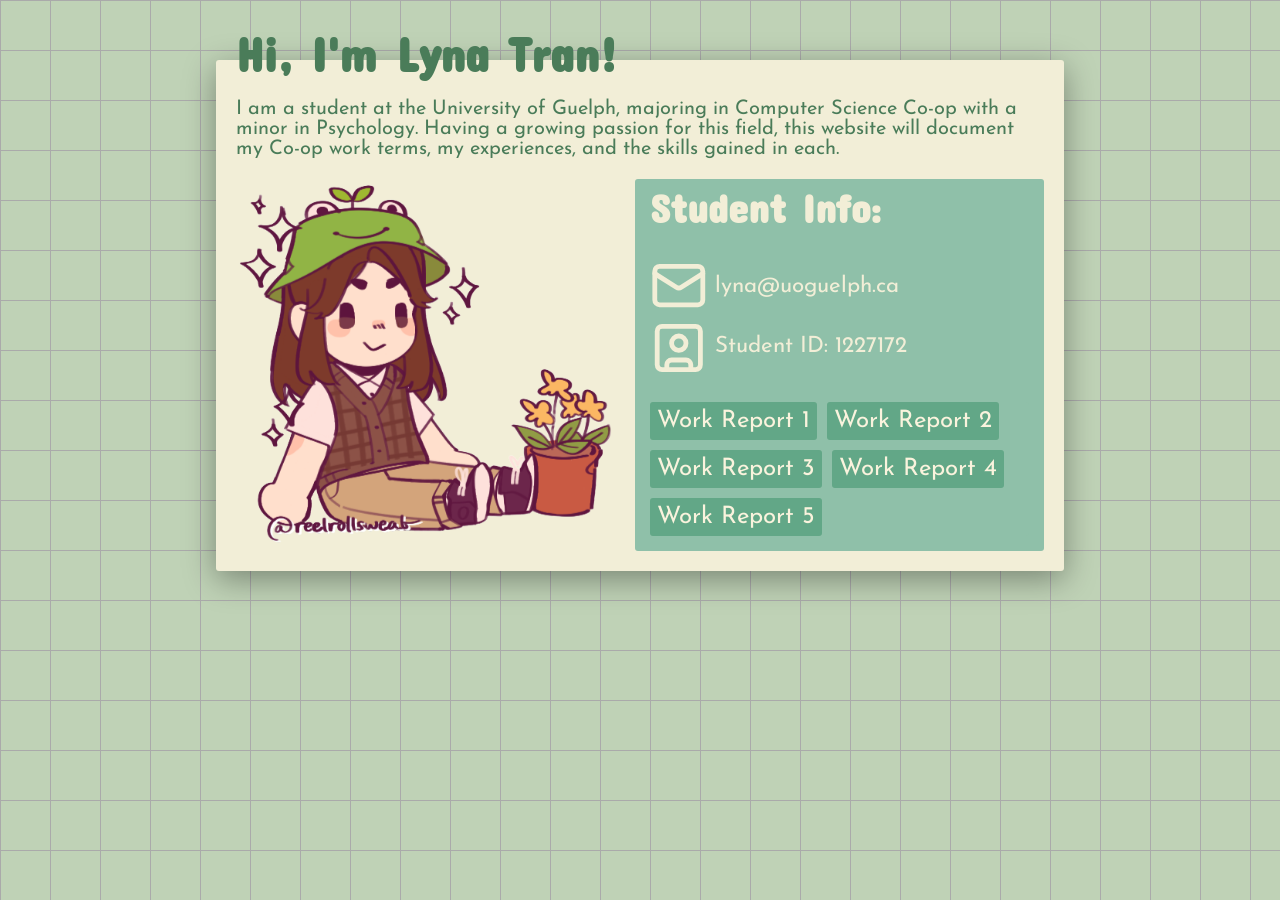
<file: index.html>
<!DOCTYPE html>
<html lang="en">
<head>
    <meta charset="UTF-8">
    <meta name="viewport" content="width=device-width, initial-scale=1.0">
    <link rel="stylesheet" type="text/css" href="style.css" />

    <!--Fonts-->
    <style>
        @import url('https://fonts.googleapis.com/css2?family=Concert+One&family=Josefin+Sans:ital,wght@0,100..700;1,100..700&display=swap');
    </style>
    
    <title>Lyna's Work Web!</title>
</head>
<body>
    <div id="container">
        <div id="main-container">
            <h1>Hi, I'm Lyna Tran!</h1>
            <p>I am a student at the University of Guelph, majoring in Computer Science Co-op 
                with a minor in Psychology. Having a growing passion for this field, this website will 
                document my Co-op work terms, my experiences, and the skills gained in each.</p>
            <div id="flex-container">
                <div id="image-container">
                    <img src="images/picrew.png" alt="Drawing of a girl with brown hair to her shoulders. 
                    She wears a brown sweater vest, a white blouse underneath, and light brown dressing pants alongside black sneakers. She also wears a frog hat and has a flower pot.">
                </div>
                <div id="sub-container">
                    <h2>Student Info:</h2>
                    <div class="icon-text">
                        <svg xmlns="http://www.w3.org/2000/svg" width="60" height="60" viewBox="0 3 25 25" fill="none" stroke="#f2eed7" stroke-width="2" stroke-linecap="round" stroke-linejoin="round" class="lucide lucide-mail"><rect width="20" height="16" x="2" y="4" rx="2"/><path d="m22 7-8.97 5.7a1.94 1.94 0 0 1-2.06 0L2 7"/></svg>
                        <p>lyna@uoguelph.ca</p>
                    </div>
                    <div class="icon-text">
                        <svg xmlns="http://www.w3.org/2000/svg" width="60" height="60" viewBox="0 2 25 25" fill="none" stroke="#f2eed7" stroke-width="2" stroke-linecap="round" stroke-linejoin="round" class="lucide lucide-square-user"><rect width="18" height="18" x="3" y="3" rx="2"/><circle cx="12" cy="10" r="3"/><path d="M7 21v-2a2 2 0 0 1 2-2h6a2 2 0 0 1 2 2v2"/></svg>
                        <p>Student ID: 1227172</p>
                    </div><br>
                    <div id="wtr-container">
                        <div class="button"><a href="wtr-1.html">Work Report 1</a></div>
                        <div class="button"><a href="wtr-2.html">Work Report 2</a></div>
                        <div class="button"><a href="wtr-3.html">Work Report 3</a></div>
                        <div class="button"><a href="wtr-4.html">Work Report 4</a></div>
                        <div class="button"><a href="wtr-5.html">Work Report 5</a></div>
                    </div>
                </div>
            </div>
        </div>
    </div>
</body>
</html>
</file>
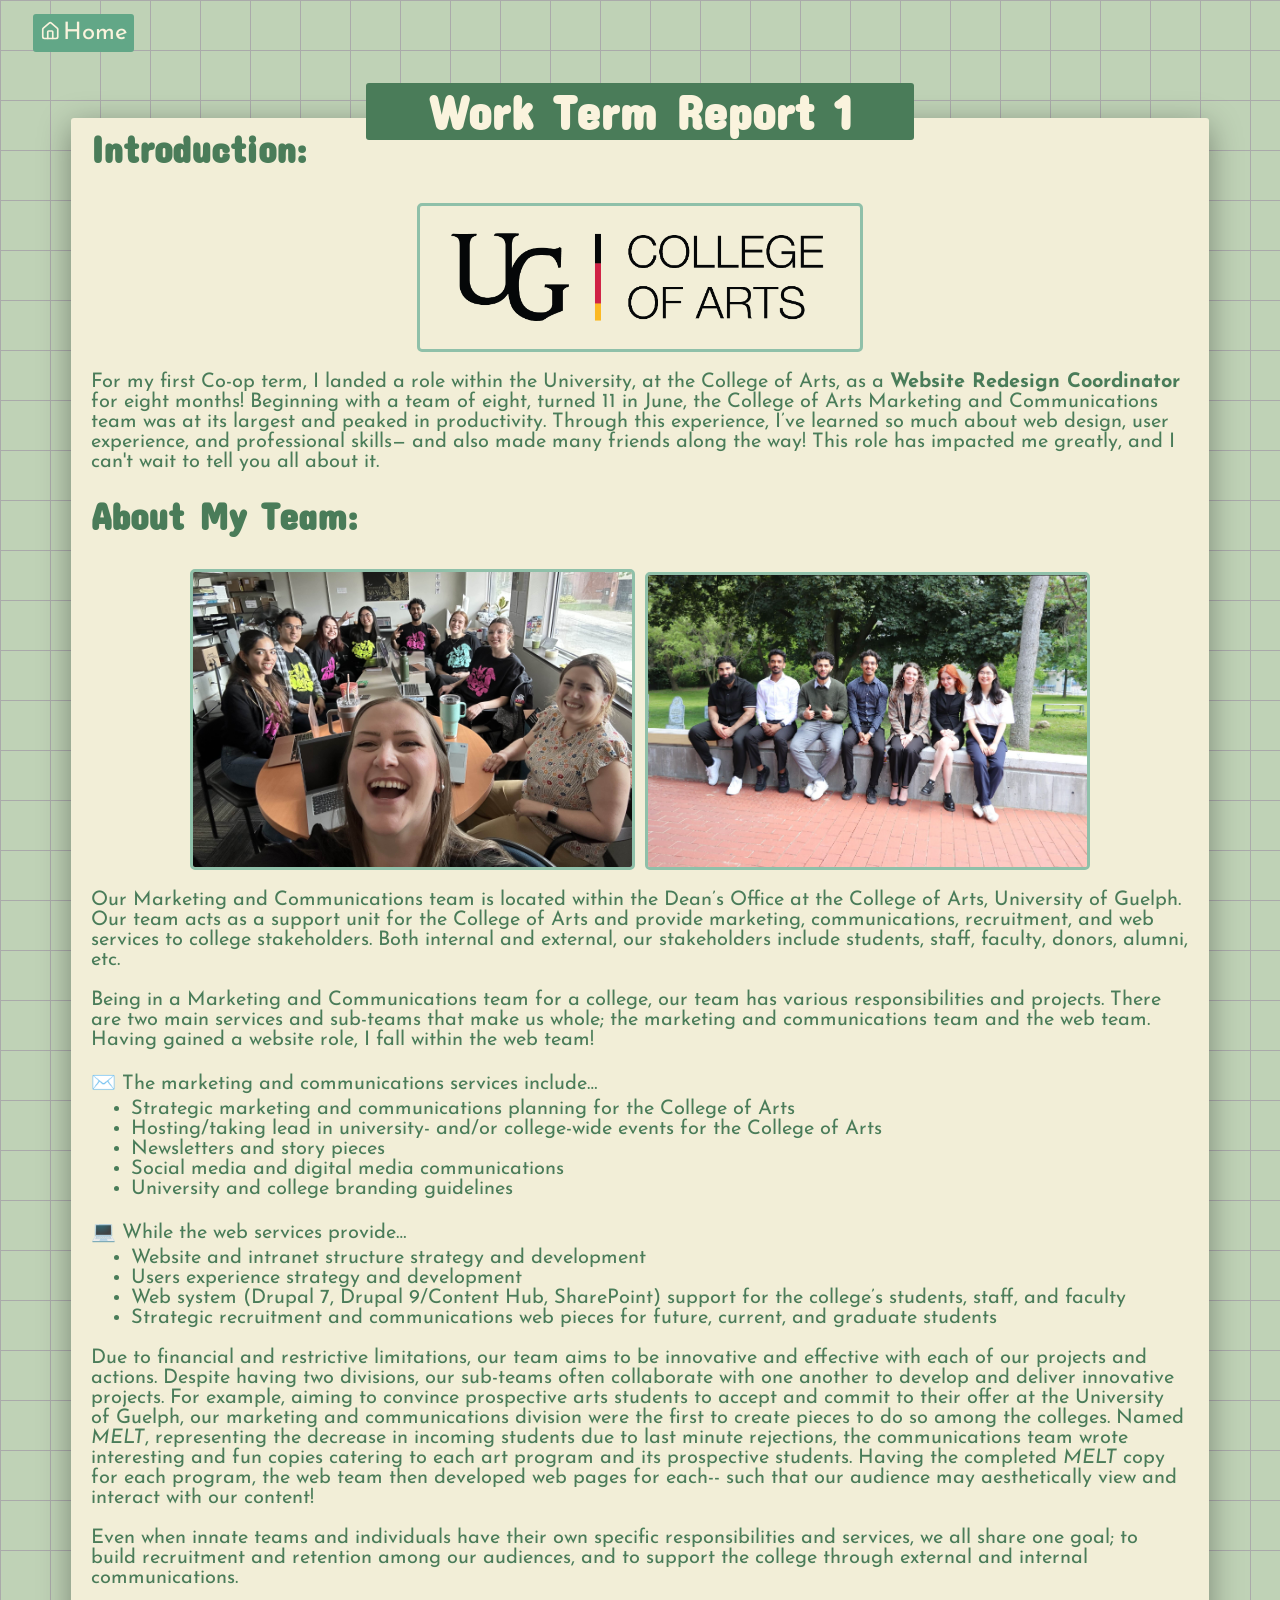
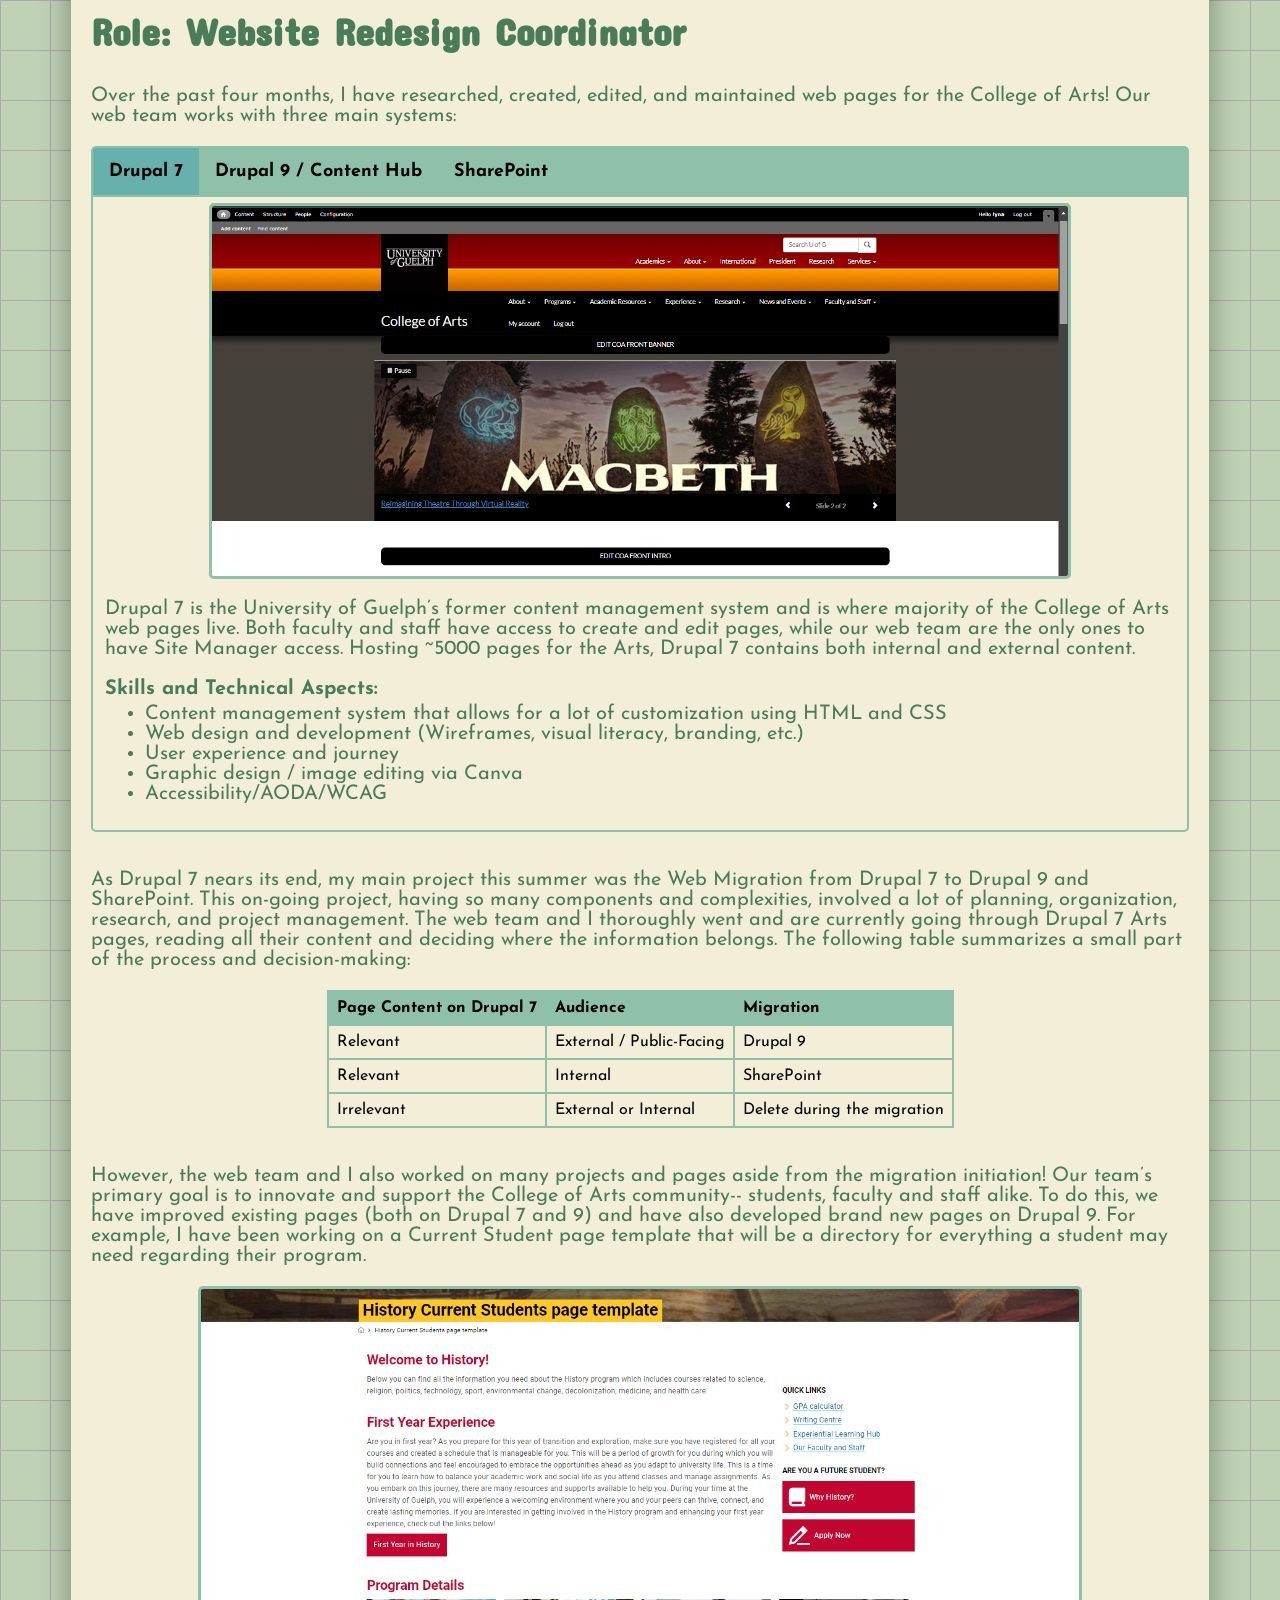
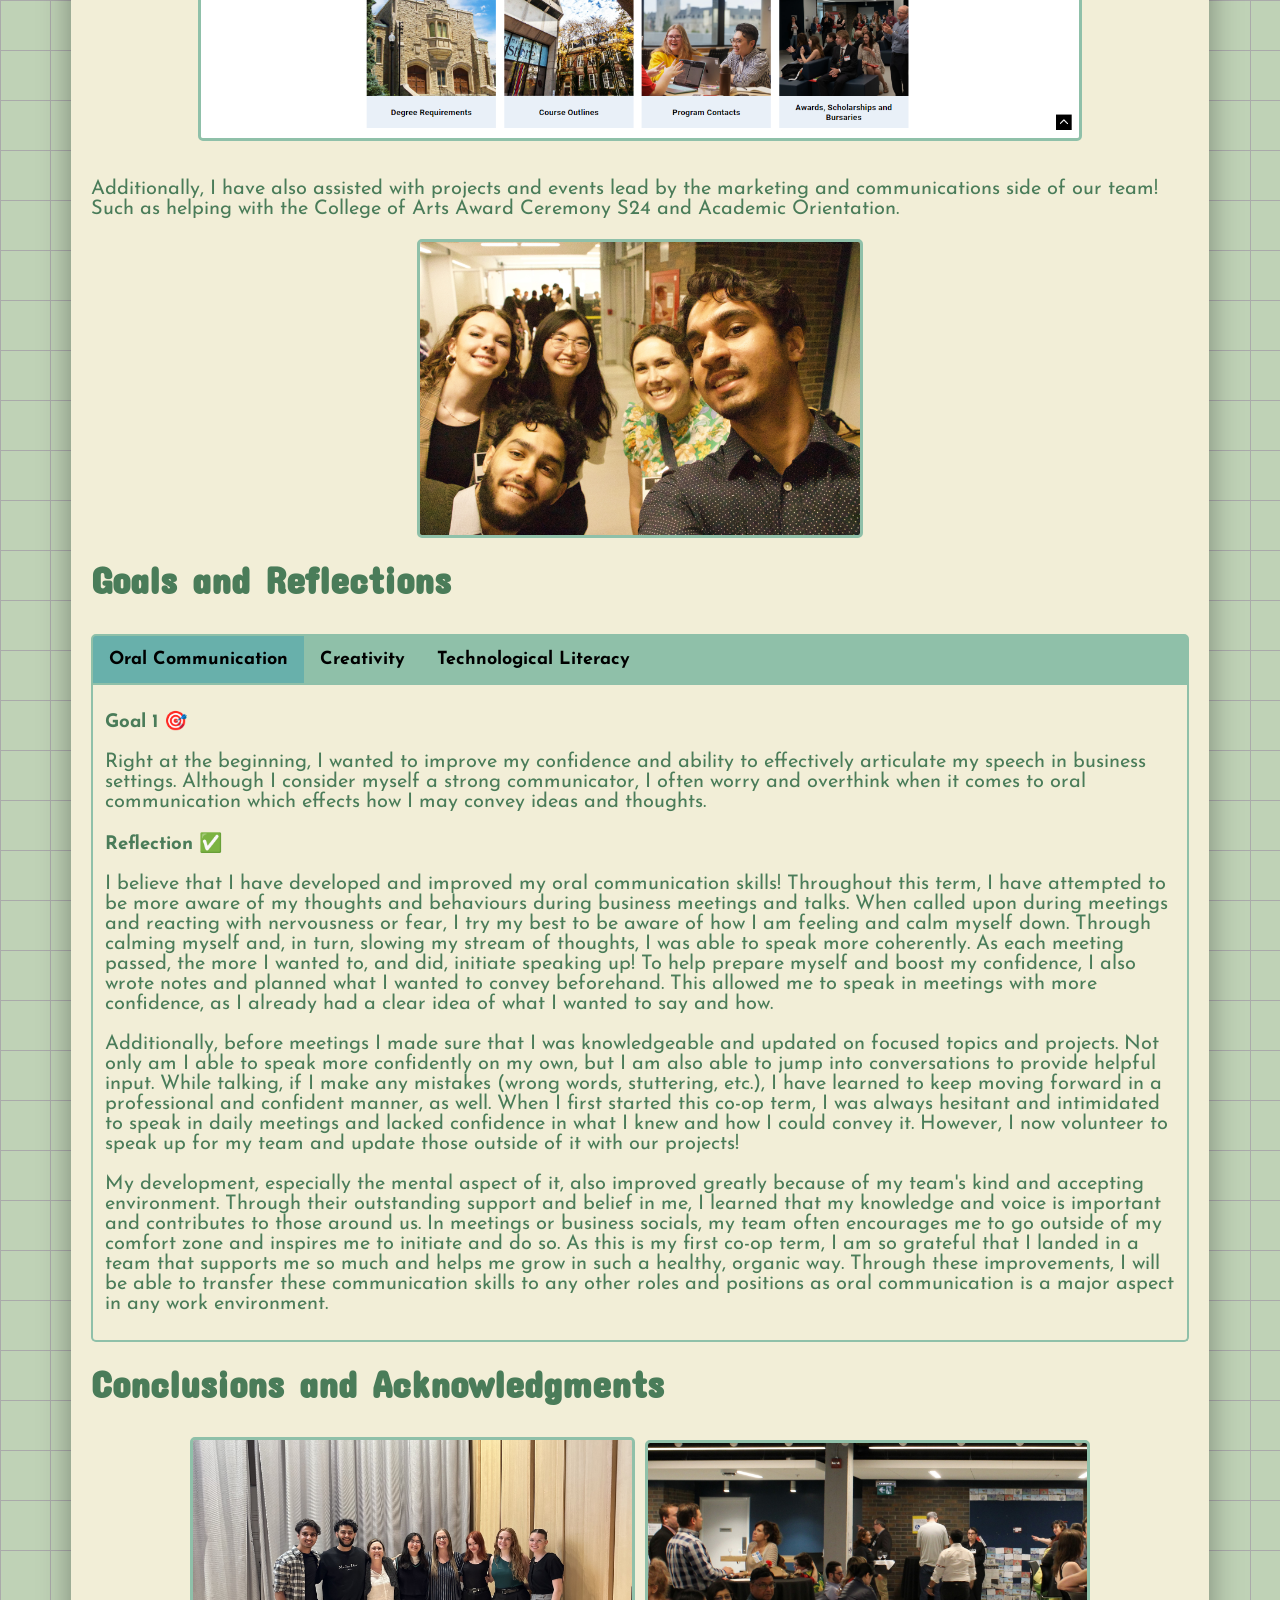
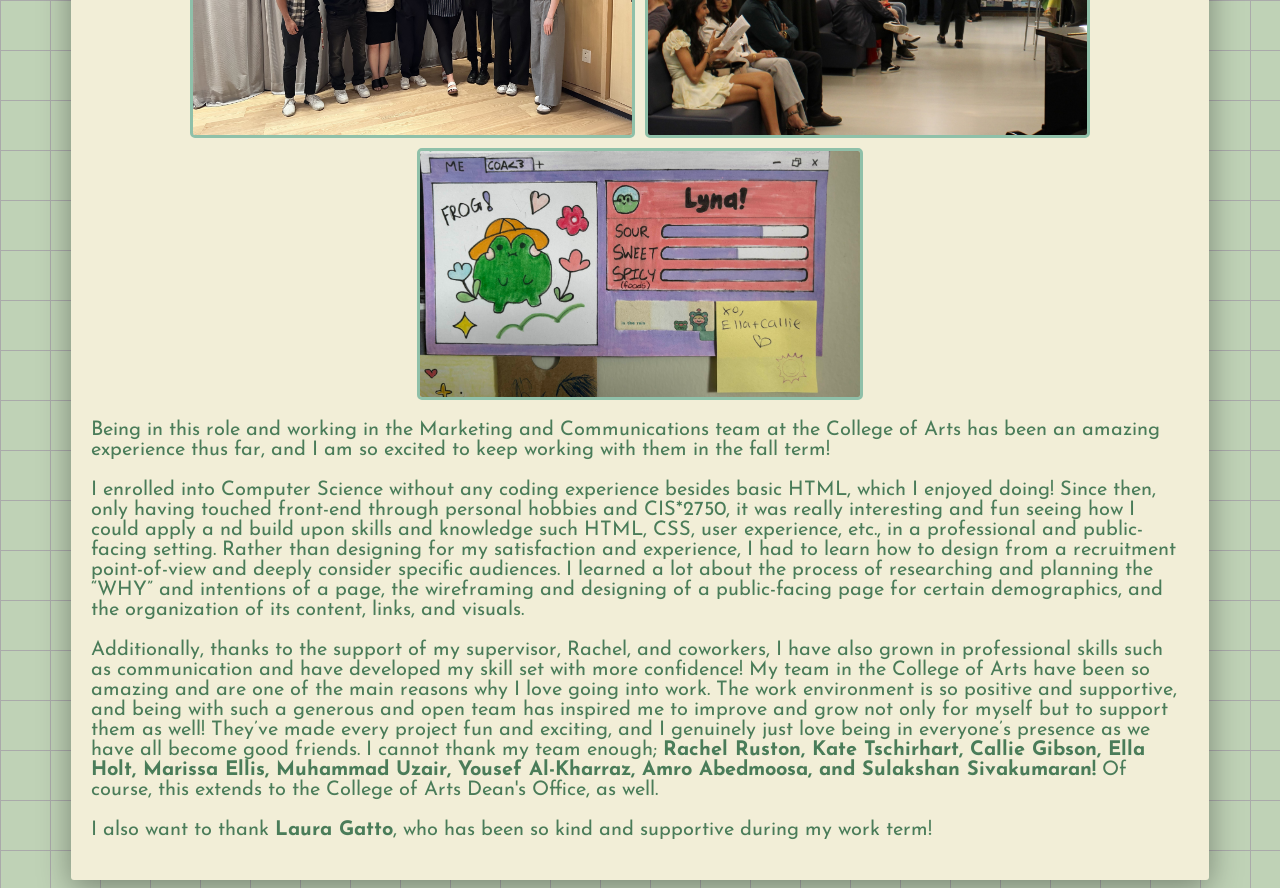
<file: wtr-1.html>
<!DOCTYPE html>
<html lang="en">
<head>
    <meta charset="UTF-8">
    <meta name="viewport" content="width=device-width, initial-scale=1.0">
    <link rel="stylesheet" type="text/css" href="wtr.css" />

    <!--Fonts-->
    <style>
        @import url('https://fonts.googleapis.com/css2?family=Concert+One&family=Josefin+Sans:ital,wght@0,100..700;1,100..700&display=swap');
    </style>
    
    <title>WTR 1</title>
</head>
<body>
    <div id="home-button">
        <div class="button">
            <a href="index.html"><svg xmlns="http://www.w3.org/2000/svg" width="23" height="20" viewBox="0 0 27 24" fill="none" stroke="currentColor" stroke-width="2" stroke-linecap="round" stroke-linejoin="round" class="lucide lucide-house"><path d="M15 21v-8a1 1 0 0 0-1-1h-4a1 1 0 0 0-1 1v8"/><path d="M3 10a2 2 0 0 1 .709-1.528l7-5.999a2 2 0 0 1 2.582 0l7 5.999A2 2 0 0 1 21 10v9a2 2 0 0 1-2 2H5a2 2 0 0 1-2-2z"/></svg>
                Home</a></div>
    </div>
    <div id="container">
        <div id="main-container"><div id="title-container">
            <h1>Work Term Report 1</h1></div>
                <h2>Introduction:</h2>
                <div id="report-container">
                    <div id="image-multiple-container">
                        <img src="images/wtr1/coa-logo.png">
                    </div>
                    <p>For my first Co-op term, I landed a role within the University, at the College of Arts, 
                        as a <b>Website Redesign Coordinator</b> for eight months! Beginning with a team of eight, turned 11 in June, 
                        the College of Arts Marketing and Communications team was at its largest and peaked in productivity. 
                        Through this experience, I’ve learned so much about web design, user experience, and professional skills— and 
                        also made many friends along the way! This role has impacted me greatly, and I can't wait to tell you all about it.</p>

                    <h2>About My Team:</h2>
                    <div id="image-multiple-container">
                        <img src="images/wtr1/coa-meeting.jpg">
                        <img src="images/wtr1/award-group.png">
                    </div>
                    <p>Our Marketing and Communications team is located within the Dean’s Office at the College of Arts, University of Guelph. 
                        Our team acts as a support unit for the College of Arts and provide marketing, communications, recruitment, and web services to 
                        college stakeholders. Both internal and external, our stakeholders include students, staff, faculty, donors, alumni, etc.</p>

                    <p>Being in a Marketing and Communications team for a college, our team has various responsibilities and projects. 
                        There are two main services and sub-teams that make us whole; the marketing and communications team and the web team. 
                        Having gained a website role, I fall within the web team!</p>
                        
                    <p>✉️ The marketing and communications services include…</p>
                    <ul>
                    <li>Strategic marketing and communications planning for the College of Arts</li>
                    <li>Hosting/taking lead in university- and/or college-wide events for the College of Arts</li>
                    <li>Newsletters and story pieces</li>
                    <li>Social media and digital media communications</li>
                    <li>University and college branding guidelines</li>
                    </ul>
                        
                    <p>💻 While the web services provide…</p>
                    <ul>
                    <li>Website and intranet structure strategy and development</li>
                    <li>Users experience strategy and development</li>
                    <li>Web system (Drupal 7, Drupal 9/Content Hub, SharePoint) support for the college’s students, staff, and faculty</li>
                    <li>Strategic recruitment and communications web pieces for future, current, and graduate students</li>
                    </ul>
                        
                    <p>Due to financial and restrictive limitations, our team aims to be innovative and effective with each of our projects and actions. 
                        Despite having two divisions, our sub-teams often collaborate with one another to develop and deliver innovative projects. For example, 
                        aiming to convince prospective arts students to accept and commit to their offer at the University of Guelph, our marketing and communications 
                        division were the first to create pieces to do so among the colleges. Named <i>MELT</i>, representing the decrease in incoming students due to last 
                        minute rejections, the communications team wrote interesting and fun copies catering to each art program and its prospective students. 
                        Having the completed <i>MELT</i> copy for each program, the web team then developed web pages for each-- such that our audience may aesthetically 
                        view and interact with our content!</p>
                        
                    <p>Even when innate teams and individuals have their own specific responsibilities and services, we all share one goal; 
                        to build recruitment and retention among our audiences, and to support the college through external and internal communications.
                    </p>

                    <h2>Role: Website Redesign Coordinator</h2>
                    <p>Over the past four months, I have researched, created, edited, and maintained web pages for the College of Arts! Our web team works with three main systems:</p>
                    <!-- Tab links -->
                    <div class="tab1">
                        <button class="tablinks" onclick="openTab(event, 'Drupal7')" id="openFirst">Drupal 7</button>
                        <button class="tablinks" onclick="openTab(event, 'Drupal9')">Drupal 9 / Content Hub</button>
                        <button class="tablinks" onclick="openTab(event, 'SharePoint')">SharePoint</button>
                    </div>
                    
                    <!-- Tab content -->
                    <div id="Drupal7" class="tabcontent">
                        <div id="image-container">
                            <img src="images/wtr1/coa-home.png">
                        </div>
                        <p>Drupal 7 is the University of Guelph’s former content management system and is where majority 
                            of the College of Arts web pages live. Both faculty and staff have access to create and 
                            edit pages, while our web team are the only ones to have Site Manager access. 
                            Hosting ~5000 pages for the Arts, Drupal 7 contains both internal and external content.</p>

                        <p><b>Skills and Technical Aspects:</b></p>
                        <ul>
                            <li>Content management system that allows for a lot of customization using HTML and CSS</li>
                            <li>Web design and development (Wireframes, visual literacy, branding, etc.)</li>
                            <li>User experience and journey</li>
                            <li>Graphic design / image editing via Canva</li>
                            <li>Accessibility/AODA/WCAG</li>
                        </ul>
                    </div>
                    
                    <div id="Drupal9" class="tabcontent">
                        <div id="image-container">
                            <img src="images/wtr1/guelph-home.png">
                        </div>
                        <p>Drupal 9, also known as Content Hub, is the University of Guelph’s current content management 
                            system. After building websites on Drupal 7 for years, the University is upgrading to Drupal 9 
                            and transitioning to a modern appearance with better user-experience and interface. Designed for 
                            external and public-facing content, Drupal 9 is only managed by the Marketing and Communications 
                            teams of each department.</p>

                        <p><b>Skills and Technical Aspects:</b></p>
                        <ul>
                            <li>Content management systems with little coding access (HTML, CSS)</li>
                            <li>Site structure and navigation planning for the College of Arts</li>
                            <li>Web design and development (Wireframes, visual literacy, branding, etc.)</li>
                            <li>User experience</li>
                            <li>Graphic design / image editing via Canva</li>
                            <li>Accessibility/AODA/WCAG</li>
                        </ul>
                    </div>
                    
                    <div id="SharePoint" class="tabcontent">
                        <div id="image-container">
                            <img src="images/wtr1/sharepoint.png">
                        </div>
                        <p>SharePoint is a Microsoft content management system being introduced to the College of Arts. 
                            It will be used as an intranet that will contain only internal communications and 
                            college service units. Unlike Drupal 9, which is designed only for public-facing 
                            content and limits who may use it, SharePoint is open for department staff to post in 
                            with its easy-to-use interface and features.</p>

                        <p><b>Skills and Technical Aspects:</b></p>
                        <ul>
                            <li>Content management system</li>
                            <li>Page design and development (Creating templates, branding, etc.)</li>
                            <li>Site structure and navigation</li>
                            <li>User experience and journey</li>
                            <li>Accessibility/AODA/WCAG</li>
                        </ul>
                    </div><br>

                    <p>As Drupal 7 nears its end, my main project this summer was the Web Migration from Drupal 7 
                        to Drupal 9 and SharePoint. This on-going project, having so many components and complexities,
                         involved a lot of planning, organization, research, and project management. 
                         The web team and I thoroughly went and are currently going through Drupal 7 
                         Arts pages, reading all their content and deciding where the information belongs. The 
                         following table summarizes a small part of the process and decision-making:</p>

                    <table>
                        <tr>
                            <th>Page Content on Drupal 7</th>
                            <th>Audience</th>
                            <th>Migration</th>
                        </tr>
                        <tr>
                            <td>Relevant</td>
                            <td>External / Public-Facing</td>
                            <td>Drupal 9</td>
                        </tr>
                        <tr>
                            <td>Relevant</td>
                            <td>Internal</td>
                            <td>SharePoint</td>
                        </tr>
                        <tr>
                            <td>Irrelevant</td>
                            <td>External or Internal</td>
                            <td>Delete during the migration</td>
                        </tr>
                    </table><br>
                    <p>However, the web team and I also worked on many projects and pages aside from the migration initiation! 
                        Our team’s primary goal is to innovate and support the College of Arts community-- students, 
                        faculty and staff alike. To do this, we have improved existing pages (both on Drupal 7 and 9) and 
                        have also developed brand new pages on Drupal 9. For example, I have been working on a Current Student 
                        page template that will be a directory for everything a student may need regarding their program.
                    </p>
                    <div id="image-container">
                        <img src="images/wtr1/current-student.png">
                    </div><br>
                    <p>Additionally, I have also assisted with projects and events lead by the marketing and communications 
                        side of our team! Such as helping with the College of Arts Award Ceremony S24 and Academic Orientation.</p>
                    <div id="image-multiple-container">
                        <img src="images/wtr1/coa-award.jpg">
                    </div><br>
                    <h2>Goals and Reflections</h2>
                    <!-- Tab links -->
                    <div class="tab2">
                        <button class="tablinks2" onclick="openTab2(event, 'Goal1')" id="openSecond">Oral Communication</button>
                        <button class="tablinks2" onclick="openTab2(event, 'Goal2')">Creativity</button>
                        <button class="tablinks2" onclick="openTab2(event, 'Goal3')">Technological Literacy</button>
                    </div>
                    
                    <!-- Tab content -->
                    <div id="Goal1" class="tabcontent2">
                        <h3>Goal 1 🎯</h3>
                        <p>Right at the beginning, I wanted to improve my confidence and ability to effectively articulate my speech in 
                            business settings. Although I consider myself a strong communicator, I often worry and overthink when it comes to oral communication 
                            which effects how I may convey ideas and thoughts.
                        </p>
                        <h3>Reflection ✅</h3>
                        <p>
                            I believe that I have developed and improved my oral communication skills! Throughout this term, I have 
                            attempted to be more aware of my thoughts and behaviours during business meetings and talks. When called 
                            upon during meetings and reacting with nervousness or fear, I try my best to be aware of how I am feeling and calm 
                            myself down. Through calming myself and, in turn, slowing my stream of thoughts, I was able to speak more coherently. 
                            As each meeting passed, the more I wanted to, and did, initiate speaking up! To help prepare myself and boost my confidence, 
                            I also wrote notes and planned what I wanted to convey beforehand. This allowed me to speak in meetings with more confidence, 
                            as I already had a clear idea of what I wanted to say and how.</p>
                            
                        <p>Additionally, before meetings I made sure that I was knowledgeable 
                            and updated on focused topics and projects. Not only am I able to speak more confidently on my own, but I am 
                            also able to jump into conversations to provide helpful input. While talking, if I make any mistakes 
                            (wrong words, stuttering, etc.), I have learned to keep moving forward in a professional and confident manner, 
                            as well. When I first started this co-op term, I was always hesitant and intimidated to speak in daily meetings 
                            and lacked confidence in what I knew and how I could convey it. However, I now volunteer to speak up for my team and update 
                            those outside of it with our projects! </p>
                            
                        <p>My development, especially the mental aspect of it, also improved greatly 
                            because of my team's kind and accepting environment. Through their outstanding support and belief in me, I learned that my 
                            knowledge and voice is important and contributes to those around us. In meetings or business socials, my team
                             often encourages me to go outside of my comfort zone and inspires me to initiate and do so. As this is my first co-op term, 
                             I am so grateful that I landed in a team that supports me so much and helps me grow in such a healthy, organic way. 
                             Through these improvements, I will be able to transfer these communication skills to any other roles and positions 
                             as oral communication is  a major aspect in any work environment.
                        </p>
                    </div>
                    
                    <div id="Goal2" class="tabcontent2">
                        <h3>Goal 2 🎯</h3>
                        <p>I looked forward to learning and building upon how to create and implement innovative ideas for various issues. 
                            I wanted to strengthen my ability to think innovatively and outside of the box, such that I may effectively tackle different types of issues and scales.
                        </p>
                        <h3>Reflection ✅</h3>
                        <p>
                            Throughout my position and our team's various projects, my ability to think innovatively has grown lots! 
                            Being in a Marketing and Communications team, our projects have very specific audiences, each with their own needs 
                            and quirks. Creating web pages for current students, graduate students, and prospective students forced me to 
                            think deeply about the who, why, and how. Every decision made had deep thought and intention— including how I 
                            implemented and executed tasks themselves. </p>

                        <p>
                            For example, the Current Students template acts as a directory in everything they may need to know about their program. 
                            As each program would include a lot of information and unique pieces, and perhaps even needing additional 
                            pages to be created, I had to create an efficient and effective plan. Additionally, while creating and modifying 
                            our template, I had to contemplate how to fully utilize the web system to fit our vision,
                            while staying within the system's limitations. 
                            Working on this specific project allowed me to experiment with my ideas and explore what worked and what 
                            didn't—preparing me for future projects such as graduate program pages. 
                            If we wanted to implement a specific feature but couldn't, I was able to think of creative alternatives that 
                            allowed us to convey the same message. I learned the different ways I could utilize and implement straightforward 
                            widgets, and especially how to connect and innovate my ideas, intentions and execution. 
                             
                        </p>
                        <p>
                            I am especially happy 
                            regarding this development, as innovation and creativity are valuable traits in work environments that aim to 
                            change and grow despite limitations. 
                        </p>
                    </div>
                    
                    <div id="Goal3" class="tabcontent2">
                        <h3>Goal 3 🎯</h3>
                        <p>I wished to learn how to use prominent web tools such as Drupal 7 and 9 and gain proficiency in 
                            each! Through learning these tools, I looked forward to gaining skills and knowledge for web design principles and user experience.
                        </p>
                        <h3>Reflection ✅</h3>
                        <p>
                            When I first started this position, I viewed websites mostly through a technical lens. This mainly included technical features, 
                            aesthetics, etcetera, but not on how they showcased and conveyed information. However, 
                            through working within a Marketing and Communications team, I have learned so much about User Experience (UX) 
                            and websites as recruitment pieces.
                        </p>
                        <p>   
                        My main project throughout this term was to begin the migration between our different university website systems. 
                        The original system, Drupal 7, is where majority of the College of Arts pages live. However, the navigation and 
                        UX of these pages are confusing and convoluted. The content itself is often conveyed and showcased through 
                        wordy paragraphs, zero visuals, and outdated information. As many of these pages are targeted towards students 
                        of various generations and levels, they are an unpleasant method to gain information despite being the only option. 
                        I learned how certain decisions, features, and elements contributed to UX negatively.
                        </p>
                        
                        <p>Through Drupal 9, the new and current system of the university's web, I have also learned how 
                            these cons may be improved and neatly designed. Working on the migration from Drupal 7 to 
                            Drupal 9, I experienced first-hand how the UX improved from the old to the new as a user and 
                            developer. Additionally, having both the technical and content/recruitment point-of-view, 
                            I learned and gained experience in web principles and design. 
                            This includes how we should implement certain features for accessibility, 
                            cohesion, and visual literacy. For recruitment pieces, this also includes 
                            deeply considering the language, format, and size of the information we 
                            want to convey to our audiences.</p>
                            
                            <p>Overall, I gained so much knowledge on how
                             websites are created, function, and managed through all of its different aspects and parts. 
                             I learned small, technical details to large, conceptual elements and how each aspect 
                             effects the experience of our user/client. I am so grateful and happy to have my view and
                              experience in web expanded, such that I may transfer this knowledge to any other positions 
                              in this field! It has really made me appreciate all the work, thought, and intent that goes
                               into technically developing a page and managing all the content within.
                        </p>
                    </div><br>
                    <h2>Conclusions and Acknowledgments</h2>
                    <div id="image-multiple-container">
                        <img src="images/wtr1/coa-group.jpg">
                        <img src="images/wtr1/COA Awards S24.JPG">
                        <img src="images/wtr1/coa-nametag.jpg">
                    </div>
                    <p>Being in this role and working in the Marketing and Communications team at the College of 
                        Arts has been an amazing experience thus far, and I am so excited to keep working with 
                        them in the fall term!</p>

                        <p> I enrolled into Computer Science without any coding experience besides basic HTML, 
                            which I enjoyed doing! Since then, only having touched front-end through personal 
                            hobbies and CIS*2750, it was really interesting and fun seeing how I could apply a
                            nd build upon skills and knowledge such HTML, CSS, user experience, etc., in a 
                            professional and public-facing setting. Rather than designing for my satisfaction 
                            and experience, I had to learn how to design from a recruitment point-of-view and 
                            deeply consider specific audiences. I learned a lot about the process of researching 
                            and planning the “WHY” and intentions of a page, the wireframing and designing of a 
                            public-facing page for certain demographics, and the organization of its content, 
                            links, and visuals.
                        </p> 
                        
                        <p>Additionally, thanks to the support of my supervisor, Rachel, and coworkers, 
                            I have also grown in professional skills such as communication and have developed 
                            my skill set with more confidence! My team in the College of Arts have been so 
                            amazing and are one of the main reasons why I love going into work. The work 
                            environment is so positive and supportive, and being with such a generous and 
                            open team has inspired me to improve and grow not only for myself but to support 
                            them as well! They’ve made every project fun and exciting, and I genuinely just 
                            love being in everyone’s presence as we have all become good friends. I cannot 
                            thank my team enough; <b>Rachel Ruston, Kate Tschirhart, Callie Gibson, Ella Holt, 
                            Marissa Ellis, Muhammad Uzair, Yousef Al-Kharraz, Amro Abedmoosa, and Sulakshan Sivakumaran!</b> 
                            Of course, this extends to the College of Arts Dean's Office, as well.
                        </p> 
                        
                        <p>I also want to thank <b>Laura Gatto</b>, who has been so kind and supportive during my work term! 
                        </p>
                </div>
            </div>
        </div>
    </div>
    <script>
    
    function openTab(evt, cityName) {
        // Declare all variables
        var i, tabcontent, tablinks;
      
        // Get all elements with class="tabcontent" and hide them
        tabcontent = document.getElementsByClassName("tabcontent");
        for (i = 0; i < tabcontent.length; i++) {
          tabcontent[i].style.display = "none";
        }
      
        // Get all elements with class="tablinks" and remove the class "active"
        tablinks = document.getElementsByClassName("tablinks");
        for (i = 0; i < tablinks.length; i++) {
          tablinks[i].className = tablinks[i].className.replace(" active", "");
        }
      
        // Show the current tab, and add an "active" class to the button that opened the tab
        document.getElementById(cityName).style.display = "block";
        evt.currentTarget.className += " active";
    }

    function openTab2(evt, cityName) {
        // Declare all variables
        var i, tabcontent, tablinks;
      
        // Get all elements with class="tabcontent" and hide them
        tabcontent = document.getElementsByClassName("tabcontent2");
        for (i = 0; i < tabcontent.length; i++) {
          tabcontent[i].style.display = "none";
        }
      
        // Get all elements with class="tablinks" and remove the class "active"
        tablinks = document.getElementsByClassName("tablinks2");
        for (i = 0; i < tablinks.length; i++) {
          tablinks[i].className = tablinks[i].className.replace(" active", "");
        }
      
        // Show the current tab, and add an "active" class to the button that opened the tab
        document.getElementById(cityName).style.display = "block";
        evt.currentTarget.className += " active";
    }
    document.getElementById("openFirst").click();
    document.getElementById("openSecond").click();
    </script>
</body>
</html>
</file>
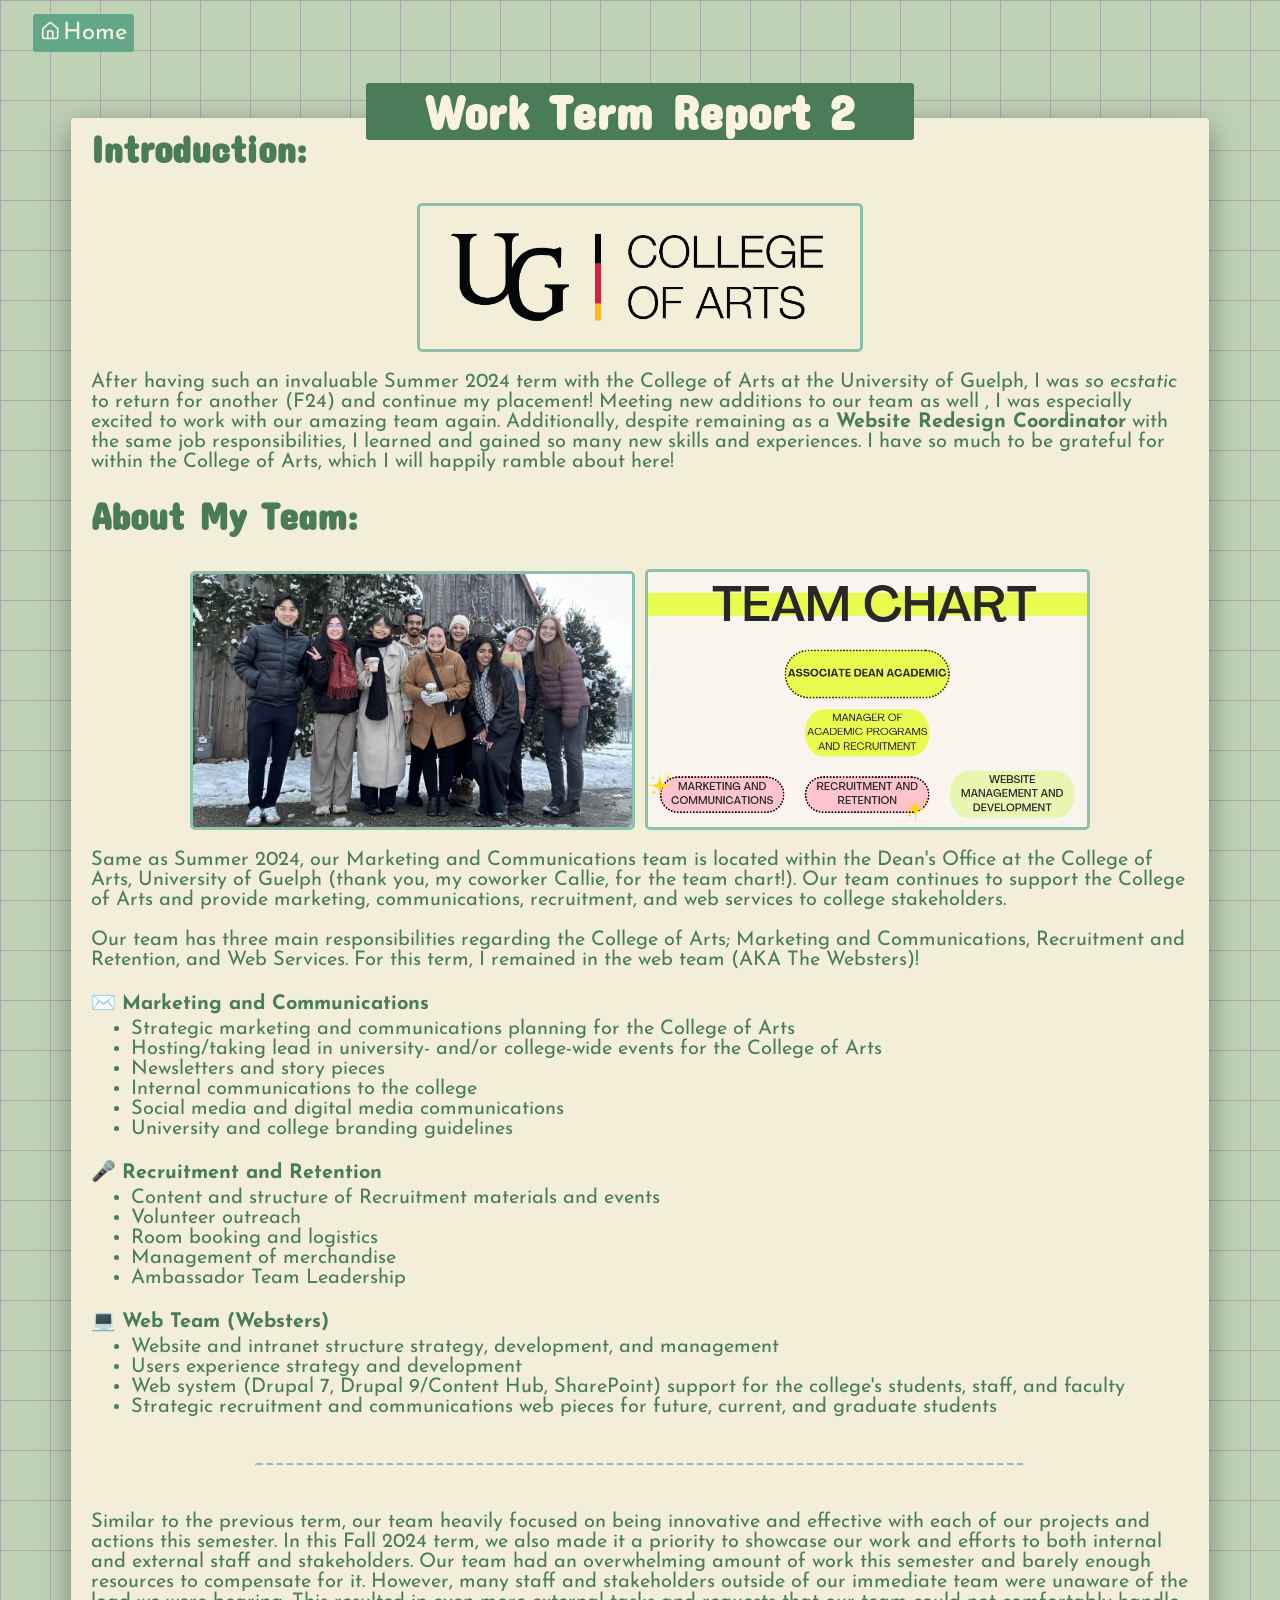
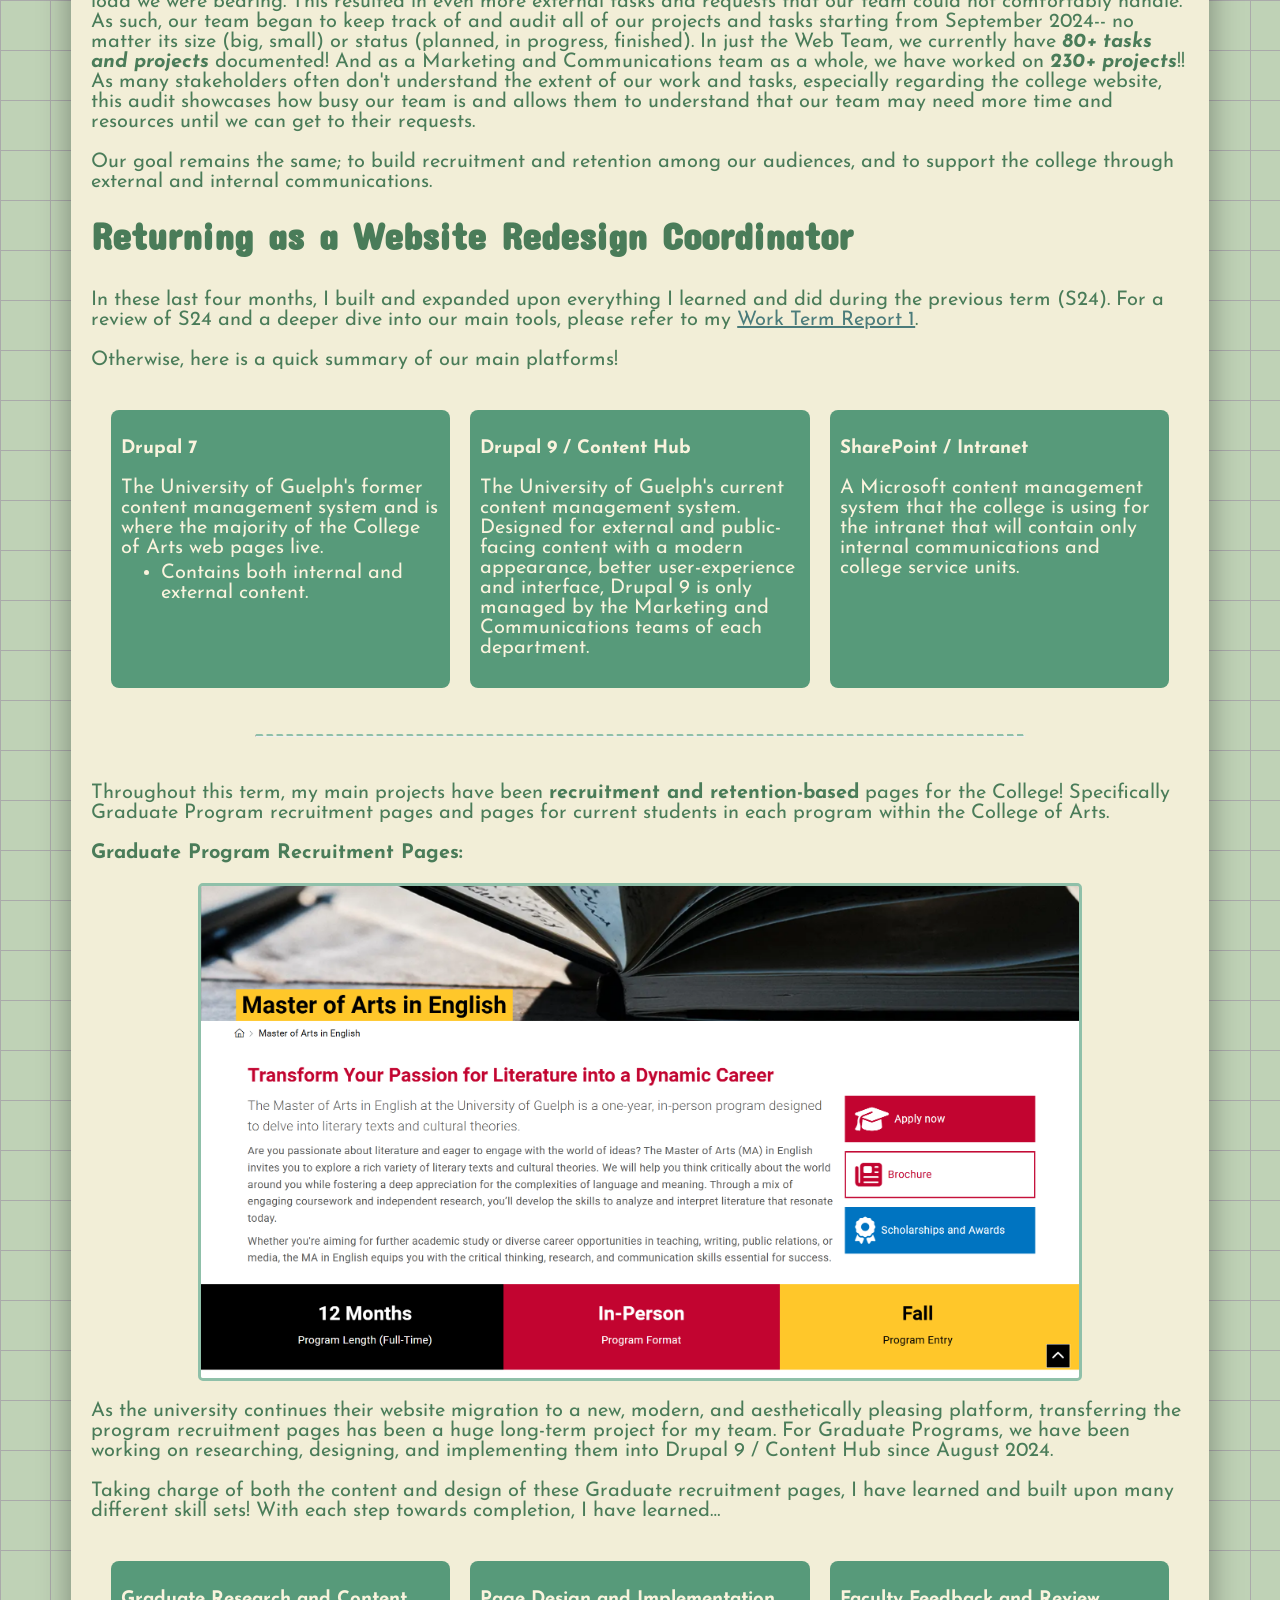
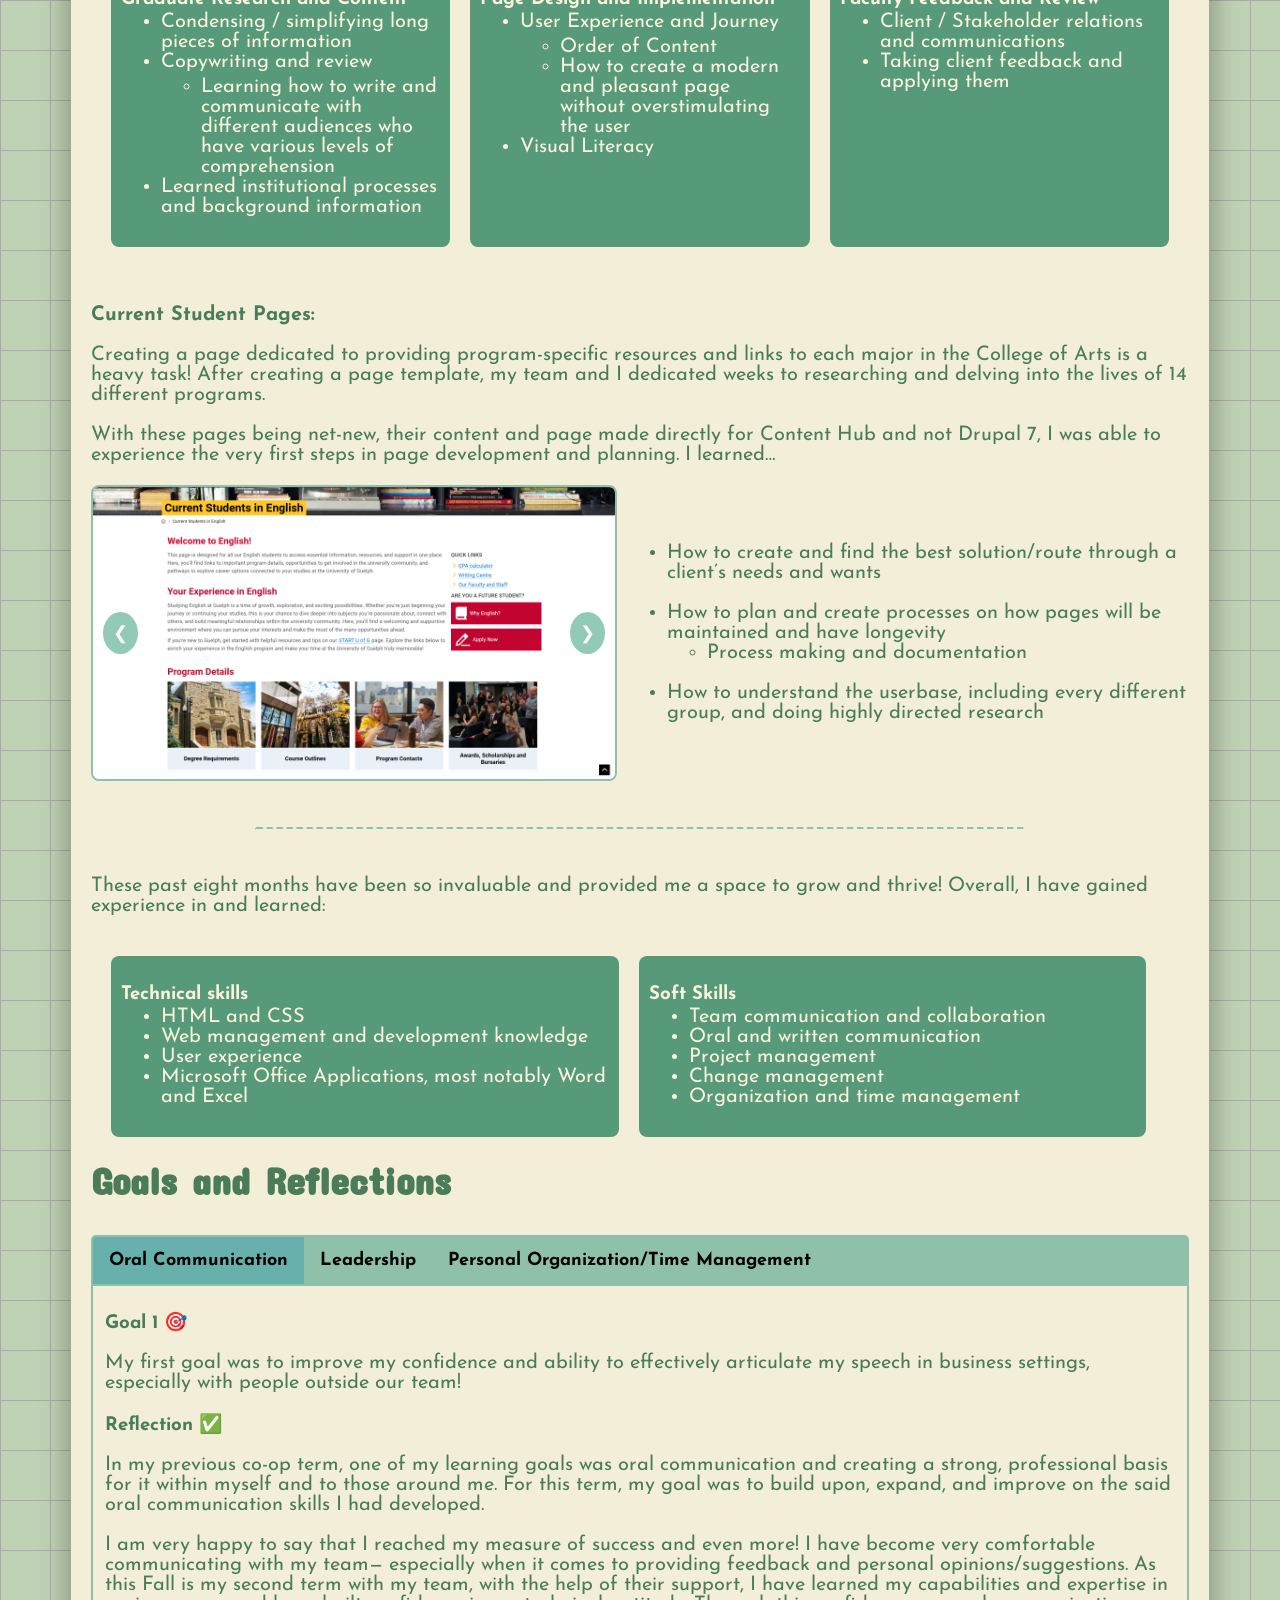
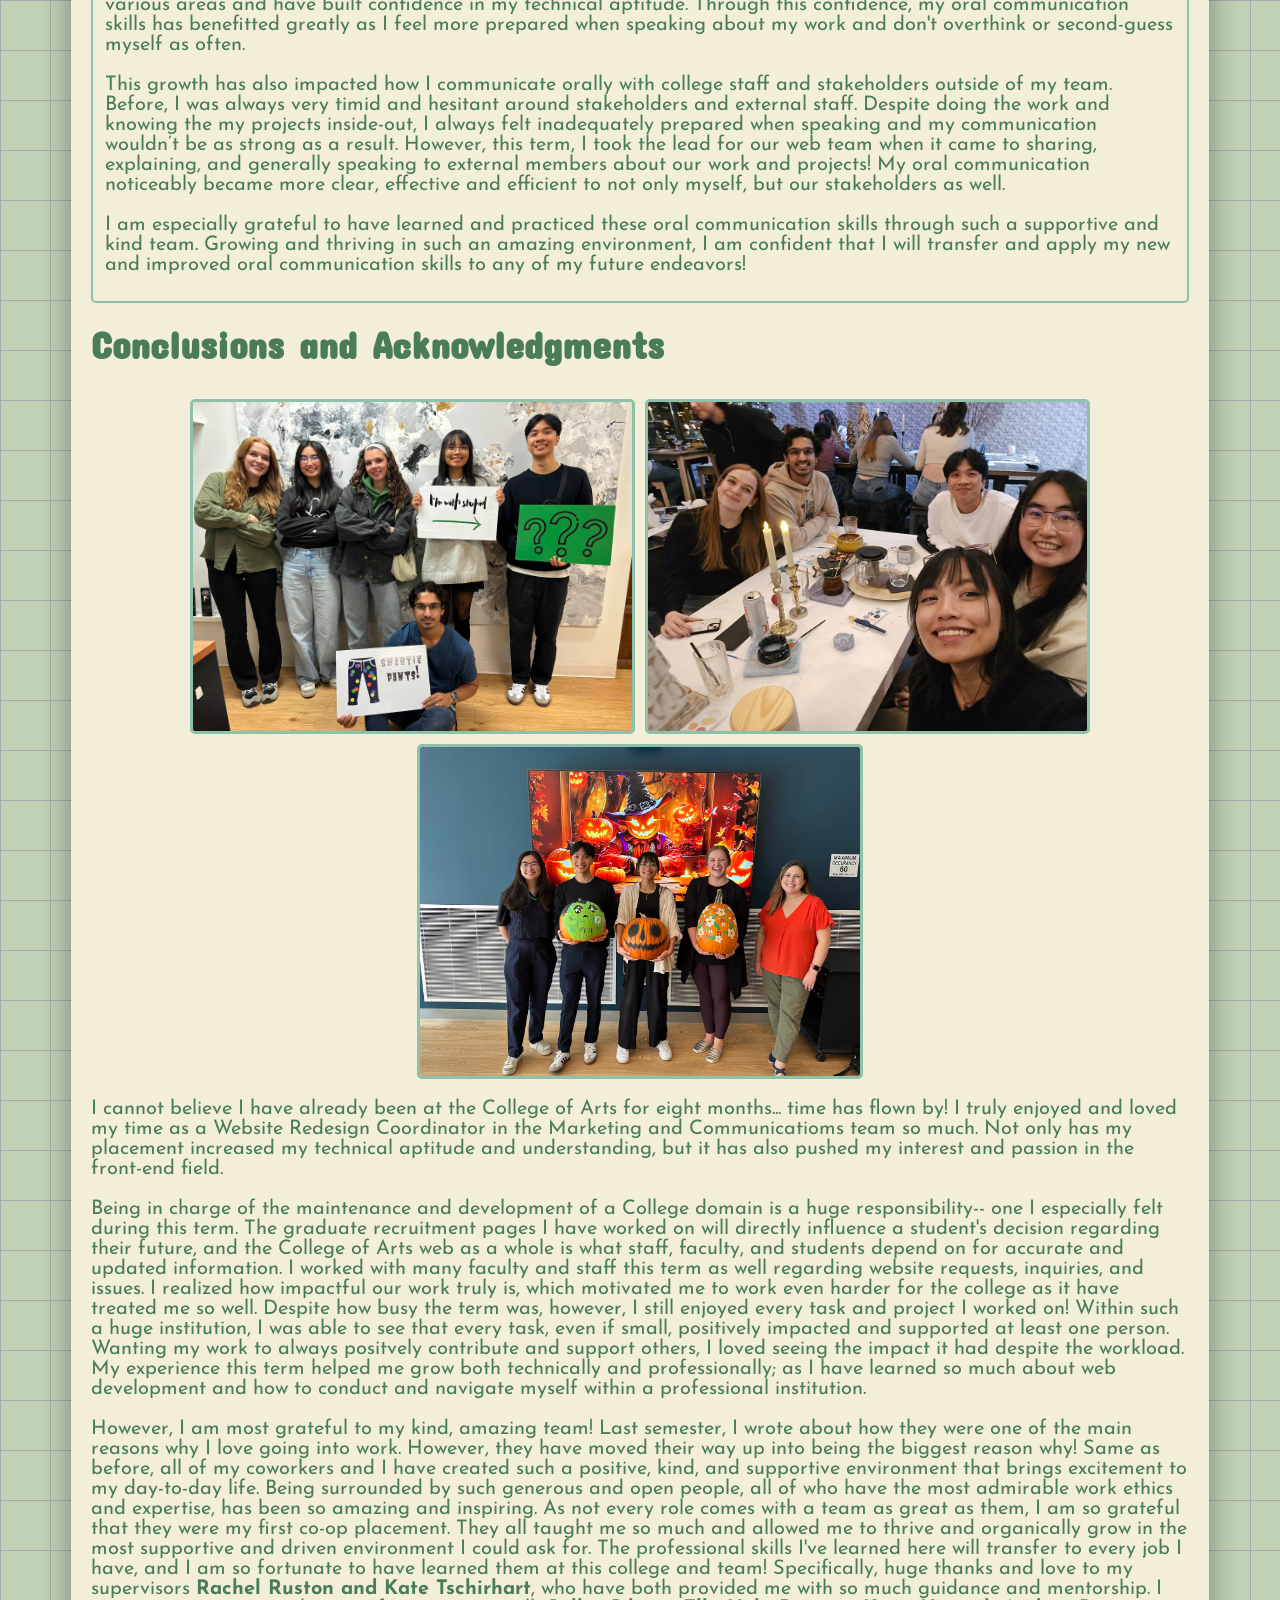
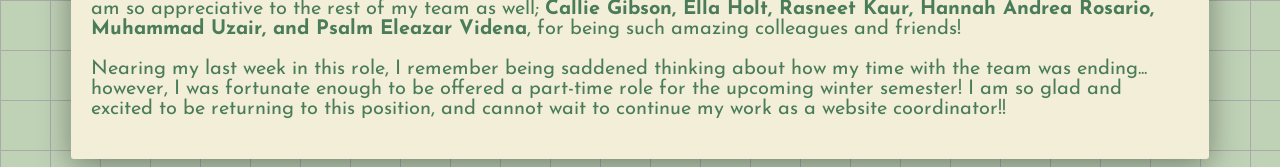
<file: wtr-2.html>
<!DOCTYPE html>
<html lang="en">
<head>
    <meta charset="UTF-8">
    <meta name="viewport" content="width=device-width, initial-scale=1.0">
    <link rel="stylesheet" type="text/css" href="wtr.css" />

    <!--Fonts-->
    <style>
        @import url('https://fonts.googleapis.com/css2?family=Concert+One&family=Josefin+Sans:ital,wght@0,100..700;1,100..700&display=swap');
    </style>
    
    <title>WTR 2</title>
</head>
<body>
    <div id="home-button">
        <div class="button">
            <a href="index.html"><svg xmlns="http://www.w3.org/2000/svg" width="23" height="20" viewBox="0 0 27 24" fill="none" stroke="currentColor" stroke-width="2" stroke-linecap="round" stroke-linejoin="round" class="lucide lucide-house"><path d="M15 21v-8a1 1 0 0 0-1-1h-4a1 1 0 0 0-1 1v8"/><path d="M3 10a2 2 0 0 1 .709-1.528l7-5.999a2 2 0 0 1 2.582 0l7 5.999A2 2 0 0 1 21 10v9a2 2 0 0 1-2 2H5a2 2 0 0 1-2-2z"/></svg>
                Home</a></div>
    </div>
    <div id="container">
        <div id="main-container"><div id="title-container">
            <h1>Work Term Report 2</h1></div>
                <h2>Introduction:</h2>
                <div id="report-container">
                    <div id="image-multiple-container">
                        <img src="images/wtr1/coa-logo.png">
                    </div>
                    <p>After having such an invaluable Summer 2024 term with the College of Arts at the University of Guelph, 
                        I was <i>so ecstatic</i> to return for another (F24) and continue my placement! Meeting new additions to our team as well
                        , I was especially excited to work with our amazing team again. Additionally, despite remaining as a <b>Website Redesign Coordinator</b> 
                        with the same job responsibilities, 
                        I learned and gained so many new skills and experiences. I have so much to be grateful for within the 
                        College of Arts, which I will happily ramble about here!</p>

                    <h2>About My Team:</h2>
                    <div id="image-multiple-container">
                        <img src="images/wtr2/team social 1.jpg">
                        <img src="images/wtr2/Team-Chart.png">
                    </div>
                    <p>Same as Summer 2024, our Marketing and Communications team is located within the Dean's Office at 
                        the College of Arts, University of Guelph (thank you, my coworker Callie, for the team chart!). 
                        Our team continues to support the College of Arts and 
                        provide marketing, communications, recruitment, and web services to college stakeholders.</p>

                    <p>Our team has three main responsibilities regarding the College of Arts; Marketing and Communications, 
                        Recruitment and Retention, and Web Services. For this term, I remained in the web team (AKA The Websters)!</p>
                        
                    <p>✉️ <b>Marketing and Communications</b></p>
                    <ul>
                    <li>Strategic marketing and communications planning for the College of Arts</li>
                    <li>Hosting/taking lead in university- and/or college-wide events for the College of Arts</li>
                    <li>Newsletters and story pieces</li>
                    <li>Internal communications to the college</li>
                    <li>Social media and digital media communications</li>
                    <li>University and college branding guidelines</li>
                    </ul>

                    <p>🎤 <b>Recruitment and Retention</b></p>
                    <ul>
                    <li>Content and structure of Recruitment materials and events</li>
                    <li>Volunteer outreach</li>
                    <li>Room booking and logistics</li>
                    <li>Management of merchandise</li>
                    <li>Ambassador Team Leadership</li>
                    </ul>
                        
                    <p>💻 <b>Web Team (Websters)</b></p>
                    <ul>
                    <li>Website and intranet structure strategy, development, and management</li>
                    <li>Users experience strategy and development</li>
                    <li>Web system (Drupal 7, Drupal 9/Content Hub, SharePoint) support for the college's students, staff, and faculty</li>
                    <li>Strategic recruitment and communications web pieces for future, current, and graduate students</li>
                    </ul>

                    <br><hr><br>
                        
                    <p>Similar to the previous term, our team heavily focused on being innovative and effective with each of our projects and 
                        actions this semester. In this Fall 2024 term, we also made it a priority to showcase our work and efforts to both 
                        internal and external staff and stakeholders. Our team had an overwhelming amount of work this semester and barely enough 
                        resources to compensate for it. However, many staff and stakeholders outside of our immediate team were unaware of the load we 
                        were bearing. This resulted in even more external tasks and requests that our team could not comfortably handle. As such, our team 
                        began to keep track of and audit all of our projects and tasks starting from September 2024-- no matter its size (big, small) or 
                        status (planned, in progress, finished). In just the Web Team, we currently have <b><i>80+ tasks and projects</i></b> documented! And as a Marketing 
                        and Communications team as a whole, we have worked on <b><i>230+ projects</i></b>!! As many stakeholders often don't understand the extent of our work
                        and tasks, especially regarding the college website, this audit showcases how busy our team is and allows them to understand that our team may 
                        need more time and resources until we can get to their requests. </p>
                        
                    <p>Our goal remains the same; to build recruitment and retention among our audiences, and to support the college through external and internal communications.</p>

                    <h2>Returning as a Website Redesign Coordinator</h2>

                    <p>In these last four months, I built and expanded upon everything I learned and did during the previous term (S24). For a review of S24 and a deeper 
                        dive into our main tools, please refer to my <a href="wtr-1.html">Work Term Report 1</a>.</p>
                    
                    <p>Otherwise, here is a quick summary of our main platforms!</p>                   

                    <div id="column-container">
                        <div class="row">
                            <div class="col">
                                <h3>Drupal 7</h3>
                                <p>
                                    The University of Guelph's former content management system and is where the majority of the College of Arts web pages live.
                                </p>
                                <ul>
                                    <li>Contains both internal and external content.</li>
                                </ul>
                            </div>
                            <div class="col">
                                <h3>Drupal 9 / Content Hub</h3>
                                <p>
                                    The University of Guelph's current content management system. Designed for external and public-facing content 
                                    with a modern appearance, better user-experience and interface, Drupal 9 is only managed by the Marketing and 
                                    Communications teams of each department.
                                </p>
                            </div>
                            <div class="col">
                                <h3>SharePoint / Intranet</h3>
                                <p>
                                    A Microsoft content management system that the college is using for the intranet that will contain only 
                                    internal communications and college service units.
                                </p>
                            </div>
                        </div>
                    </div>
                    <br><hr><br>
            
                    <p>Throughout this term, my main projects have been <b>recruitment and retention-based</b> pages for the College! Specifically 
                        Graduate Program recruitment pages and pages for current students in each program within the College of Arts.</p>

                    <p><b>Graduate Program Recruitment Pages:</b></p>
                    <div id="image-container">
                        <img src="images/wtr2/ENG-MA.png">
                    </div>
                    <p>As the university continues their website migration to a new, modern, and aesthetically pleasing platform, 
                        transferring the program recruitment pages has been a huge long-term project for my team. For Graduate Programs, 
                        we have been working on researching, designing, and implementing them into Drupal 9 / Content Hub since August 2024.
                    </p>
                    
                    <p>Taking charge of both the content and design of these Graduate recruitment pages, I have learned and built upon many different 
                        skill sets! With each step towards completion, I have learned…
                    </p>

                    <div id="column-container">
                        <div class="row">
                            <div class="col">
                                <h3>Graduate Research and Content</h3>
                                <ul>
                                    <li>Condensing / simplifying long pieces of information</li>
                                    <li>Copywriting and review
                                        <ul>
                                            <li>Learning how to write and communicate with different audiences who have various levels of comprehension</li>
                                        </ul>
                                    </li>
                                    <li>Learned institutional processes and background information</li>
                                </ul>
                            </div>
                            <div class="col">
                                <h3>Page Design and Implementation</h3>
                                <ul>
                                    <li>User Experience and Journey
                                        <ul>
                                            <li>Order of Content</li>
                                            <li>How to create a modern and pleasant page without overstimulating the user</li>
                                        </ul>
                                    </li>
                                    <li>Visual Literacy</li>
                                </ul>
                            </div>
                            <div class="col">
                                <h3>Faculty Feedback and Review</h3>
                                <ul>
                                    <li>Client / Stakeholder relations and communications</li>
                                    <li>Taking client feedback and applying them</li>
                                </ul>
                            </div>
                        </div>
                    </div>

                    <br>

                    <p><b>Current Student Pages:</b></p>
                    <p>Creating a page dedicated to providing program-specific resources and links to each major in the 
                        College of Arts is a heavy task! After creating a page template, my team and I dedicated weeks to
                         researching and delving into the lives of 14 different programs.
                    </p>

                    <p>With these pages being net-new, their content and page made directly for Content Hub and not Drupal 7, 
                        I was able to experience the very first steps in page development and planning. 
                        I learned…
                    </p>

                    <div class="slider-and-bullets">
                        <div class="slider">
                            <div class="slider-wrapper">
                                <img src="images/wtr2/current-eng.png" alt="Image 1" class="slide">
                                <img src="images/wtr2/current-audit.png" alt="Image 2" class="slide">
                                <img src="images/wtr2/current-list.png" alt="Image 3" class="slide">
                            </div>
                            <button class="prev" onclick="prevSlide()">&#10094;</button>
                            <button class="next" onclick="nextSlide()">&#10095;</button>
                        </div>
                        <ul>
                            <li>How to create and find the best solution/route through a client’s needs and wants</li><br>
                            <li>How to plan and create processes on how pages will be maintained and have longevity
                                <ul>
                                    <li>Process making and documentation</li>
                                </ul>
                            </li><br>
                            <li>How to understand the userbase, including every different group, and doing highly directed research</li>
                        </ul>
                    </div>

                    <br><hr><br>
                    <p>These past eight months have been so invaluable and provided me a space to grow and thrive! 
                        Overall, I have gained experience in and learned:</p>

                        <div id="column-container">
                            <div class="row">
                                <div class="col">
                                    <h3>Technical skills</h3>
                                    <ul>
                                        <li>HTML and CSS</li>
                                        <li>Web management and development knowledge</li>
                                        <li>User experience</li>
                                        <li>Microsoft Office Applications, most notably Word and Excel</li>
                                    </ul>
                                </div>
                                <div class="col">
                                    <h3>Soft Skills</h3>
                                    <ul>
                                        <li>Team communication and collaboration</li>
                                        <li>Oral and written communication</li>
                                        <li>Project management</li>
                                        <li>Change management</li>
                                        <li>Organization and time management</li>
                                    </ul>
                                </div>
                            </div>
                        </div>

                    <h2>Goals and Reflections</h2>
                    <!-- Tab links -->
                    <div class="tab2">
                        <button class="tablinks2" onclick="openTab2(event, 'Goal1')" id="openFirst">Oral Communication</button>
                        <button class="tablinks2" onclick="openTab2(event, 'Goal2')">Leadership</button>
                        <button class="tablinks2" onclick="openTab2(event, 'Goal3')">Personal Organization/Time Management</button>
                    </div>
                    
                    <!-- Tab content -->
                    <div id="Goal1" class="tabcontent2">
                        <h3>Goal 1 🎯</h3>
                        <p>My first goal was to improve my confidence and ability to effectively articulate my 
                            speech in business settings, especially with people outside our team!
                        </p>
                        <h3>Reflection ✅</h3>
                        <p>
                            In my previous co-op term, one of my learning goals was oral communication and creating a 
                            strong, professional basis for it within myself and to those around me. For this term, my 
                            goal was to build upon, expand, and improve on the said oral communication skills I had developed.</p>
                            
                        <p>I am very happy to say that I reached my measure of success and even more! I have become 
                            very comfortable communicating with my team— especially when it comes to providing feedback 
                            and personal opinions/suggestions. As this Fall is my second term with my team, with the help 
                            of their support, I have learned my capabilities and expertise in various areas and have 
                            built confidence in my technical aptitude. Through this confidence, my oral communication 
                            skills has benefitted greatly as I feel more prepared when speaking about my work and don't 
                            overthink or second-guess myself as often.</p>
                            
                        <p>This growth has also impacted how I communicate orally with college staff and stakeholders 
                            outside of my team. Before, I was always very timid and hesitant around stakeholders and 
                            external staff. Despite doing the work and knowing the my projects inside-out, I always felt 
                            inadequately prepared when speaking and my communication wouldn’t be as strong as a result. 
                            However, this term, I took the lead for our web team when it came to sharing, explaining, 
                            and generally speaking to external members about our work and projects! My oral communication 
                            noticeably became more clear, effective and efficient to not only myself, but our stakeholders as well.</p>

                        <p>I am especially grateful to have learned and practiced these oral communication skills through such a supportive 
                            and kind team. Growing and thriving in such an amazing environment, I am confident that I will transfer and apply
                            my new and improved oral communication skills to any of my future endeavors!
                        </p>
                    </div>
                    
                    <div id="Goal2" class="tabcontent2">
                        <h3>Goal 2 🎯</h3>
                        <p>As the only full-time co-op student from the summer remaining on the web team, I hoped to 
                            effectively lead our new web team for the fall! Mainly, to act as a guide to our new members so that 
                            they have a great experience here and learn everything I did, and more, throughout this term.
                        </p>
                        <h3>Reflection ✅</h3>
                        <p>
                            Throughout this term, I took on many leadership roles within our web team and 
                            especially tried my best to mentor and lead our new co-op student!</p>
                        <p>
                            Having only two full-time co-op students in our web team, the workload placed upon us was massive 
                            and, honestly, a little overwhelming. Having the most experience out of the two of us, 
                            I put in a lot of effort to mentor and guide our new co-op and take the lead for us two 
                            within our team and to stakeholders. This included creating the on-boarding for and training 
                            our new student, taking lead on projects, and being the main point of contact for anything 
                            related to our web.
                        </p>
                        <p>
                            Additionally, I tried my best to take more initiative in managing and supporting our team as a whole. 
                            Taking on an empathetic and people-first leadership style, this includes checking in with our members, 
                            providing wanted and needed assistance, asking for everyone's input, and supporting with change management 
                            and project management. 
                        </p>
                        <p>Overall, I learned a lot about taking initiative and how to navigate various people and projects within a team!
                        </p>
                    </div>
                    
                    <div id="Goal3" class="tabcontent2">
                        <h3>Goal 3 🎯</h3>
                        <p>Having fewer members in our team this fall term, I wished to improve my organization and time management!
                        </p>
                        <h3>Reflection ✅</h3>
                        <p>
                            Working at a university, especially in the fall semester, is extremely work-heavy and busy! Especially so with our college web.
                        </p>
                        <p>   
                            With only two full-time web students on our team, there was a lot for us to keep track of and work on. 
                            There were many projects, big and small, that we had planned, worked on, and tried our best to deliver 
                            throughout this term. However, although we didn’t have the same amount of support and resources as the 
                            previous summer team, the two of us still got a very impressive amount of work done! A great factor 
                            being our organization and time management methods.
                        </p>
                        
                        <p>Having so many projects and tasks on our plate, I learned a lot on how to improve my organization and time management,
                             alongside communicative teamwork. This includes utilizing planners, audits, 
                             and general methods to track everything in a clear and efficient manner. 
                             I learned how to plan my time better to accommodate for deadlines, as well as how to organize large-scaled 
                             projects and all of their small details in a way that makes sense not only to me, but others as well. 
                             Additionally, through the process of developing these skills and methods, my analytical and logical 
                             aptitudes have also increased through the in-depth and step-by-step processes that management and 
                             organization requires. </p>
                    </div><br>
                    <h2>Conclusions and Acknowledgments</h2>
                    <div id="image-multiple-container">
                        <img src="images/wtr2/escape room.jpg">
                        <img src="images/wtr2/pottery.jpg">
                        <img src="images/wtr2/pumpkin.jpg">
                    </div>
                    <p>I cannot believe I have already been at the College of Arts for eight months... time has flown by! I truly enjoyed and loved 
                        my time as a Website Redesign Coordinator in the Marketing and Communicatioms team so much. Not only has my placement increased my 
                        technical aptitude and understanding, but it has also pushed my interest and passion in the front-end field. 
                    </p>

                        <p> Being in charge of the maintenance and development of a College domain is a huge responsibility-- one I especially felt 
                            during this term. The graduate recruitment pages I have worked on will directly influence a student's decision regarding their future, 
                            and the College of Arts web as a whole is what staff, faculty, and students depend on for accurate and updated information. I worked with 
                            many faculty and staff this term as well regarding website requests, inquiries, and issues. I realized how impactful our work truly is, which 
                            motivated me to work even harder for the college as it have treated me so well. Despite how busy the term was, however, I still enjoyed every task 
                            and project I worked on! Within such a huge institution, I was able to see that every task, even if small, positively impacted and supported at least 
                            one person. Wanting my work to always positvely contribute and support others, I loved seeing the impact it had despite the workload. My experience this term 
                            helped me grow both technically and professionally; as I have learned so much about web development and how to conduct and navigate myself within a professional institution. 
                        </p> 

                        <p>However, I am most grateful to my kind, amazing team! Last semester, I wrote about how they were one of the main reasons why I love 
                            going into work. However, they have moved their way up into being the biggest reason why! Same as before, all of my coworkers and I 
                            have created such a positive, kind, and supportive environment that brings excitement to my day-to-day life. Being surrounded by such 
                            generous and open people, all of who have the most admirable work ethics and expertise, has been so amazing and inspiring. As not every role 
                            comes with a team as great as them, I am so grateful that they were my first co-op placement. They all taught me so much and allowed me to 
                            thrive and organically grow in the most supportive and driven environment I could ask for. The professional skills I've learned here will 
                            transfer to every job I have, and I am so fortunate to have learned them at this college and team! Specifically, huge thanks and love to my supervisors 
                            <b>Rachel Ruston and Kate Tschirhart</b>, who have both provided me with so much guidance and mentorship. I am so appreciative to the rest of my team 
                            as well; <b>Callie Gibson, Ella Holt, Rasneet Kaur, Hannah Andrea Rosario, Muhammad Uzair, and Psalm Eleazar Videna</b>, for being such amazing colleagues and friends! 
                        </p>
                        <p>Nearing my last week in this role, I remember being saddened thinking about how my time with the team was ending... however, I was 
                            fortunate enough to be offered a part-time role for the upcoming winter semester! I am so glad and excited to be returning to this position, and 
                            cannot wait to continue my work as a website coordinator!!
                        </p>
                </div>
            </div>
        </div>
    </div>
    <script>
    function openTab(evt, cityName) {
        // Declare all variables
        var i, tabcontent, tablinks;
      
        // Get all elements with class="tabcontent" and hide them
        tabcontent = document.getElementsByClassName("tabcontent");
        for (i = 0; i < tabcontent.length; i++) {
          tabcontent[i].style.display = "none";
        }
      
        // Get all elements with class="tablinks" and remove the class "active"
        tablinks = document.getElementsByClassName("tablinks");
        for (i = 0; i < tablinks.length; i++) {
          tablinks[i].className = tablinks[i].className.replace(" active", "");
        }
      
        // Show the current tab, and add an "active" class to the button that opened the tab
        document.getElementById(cityName).style.display = "block";
        evt.currentTarget.className += " active";
    }

    function openTab2(evt, cityName) {
        // Declare all variables
        var i, tabcontent, tablinks;
      
        // Get all elements with class="tabcontent" and hide them
        tabcontent = document.getElementsByClassName("tabcontent2");
        for (i = 0; i < tabcontent.length; i++) {
          tabcontent[i].style.display = "none";
        }
      
        // Get all elements with class="tablinks" and remove the class "active"
        tablinks = document.getElementsByClassName("tablinks2");
        for (i = 0; i < tablinks.length; i++) {
          tablinks[i].className = tablinks[i].className.replace(" active", "");
        }
      
        // Show the current tab, and add an "active" class to the button that opened the tab
        document.getElementById(cityName).style.display = "block";
        evt.currentTarget.className += " active";
    }
    document.getElementById("openFirst").click();

    let currentIndex = 0;

    function showSlide(index) {
        const slides = document.querySelectorAll('.slide');
        const totalSlides = slides.length;

        // Ensure index wraps around
        if (index >= totalSlides) currentIndex = 0;
        if (index < 0) currentIndex = totalSlides - 1;

        const offset = -currentIndex * 100;
        document.querySelector('.slider-wrapper').style.transform = `translateX(${offset}%)`;
    }

    function nextSlide() {
        currentIndex++;
        showSlide(currentIndex);
    }

    function prevSlide() {
        currentIndex--;
        showSlide(currentIndex);
    }
    </script>
</body>
</html>
</file>
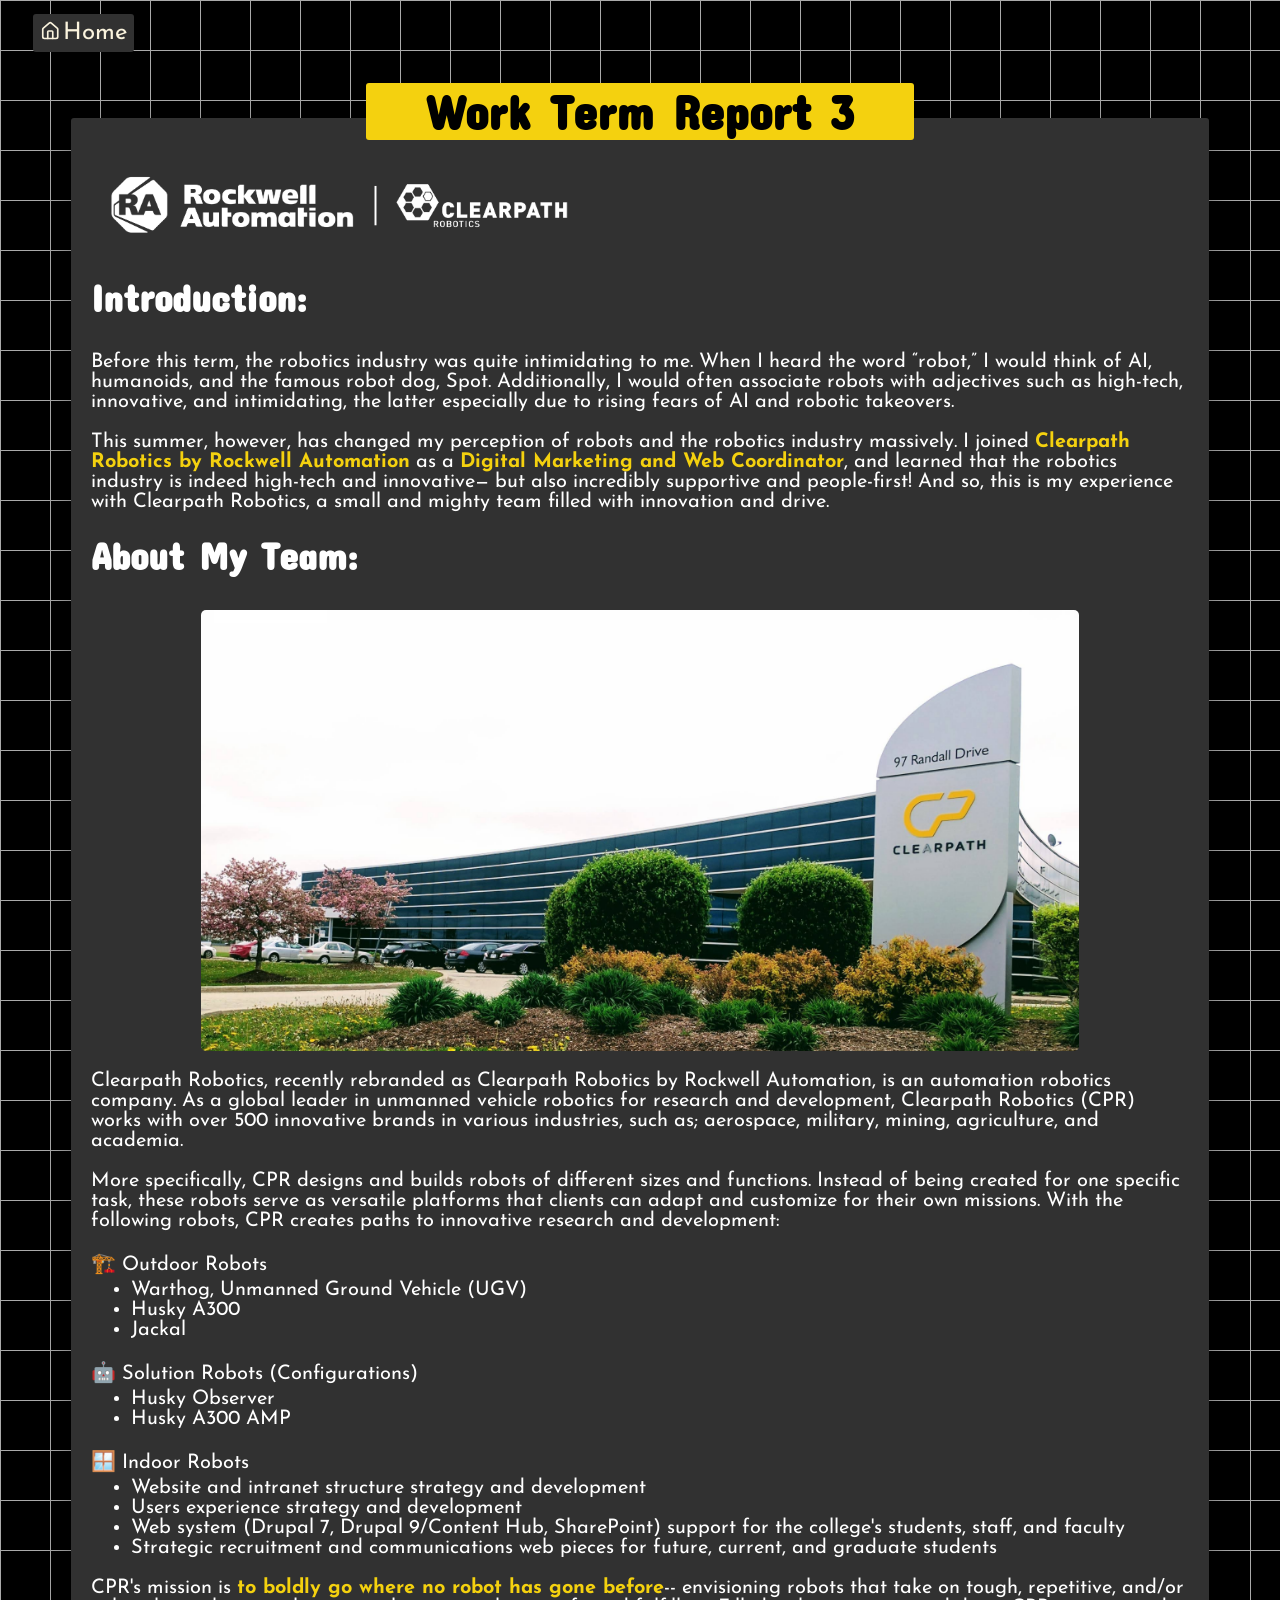
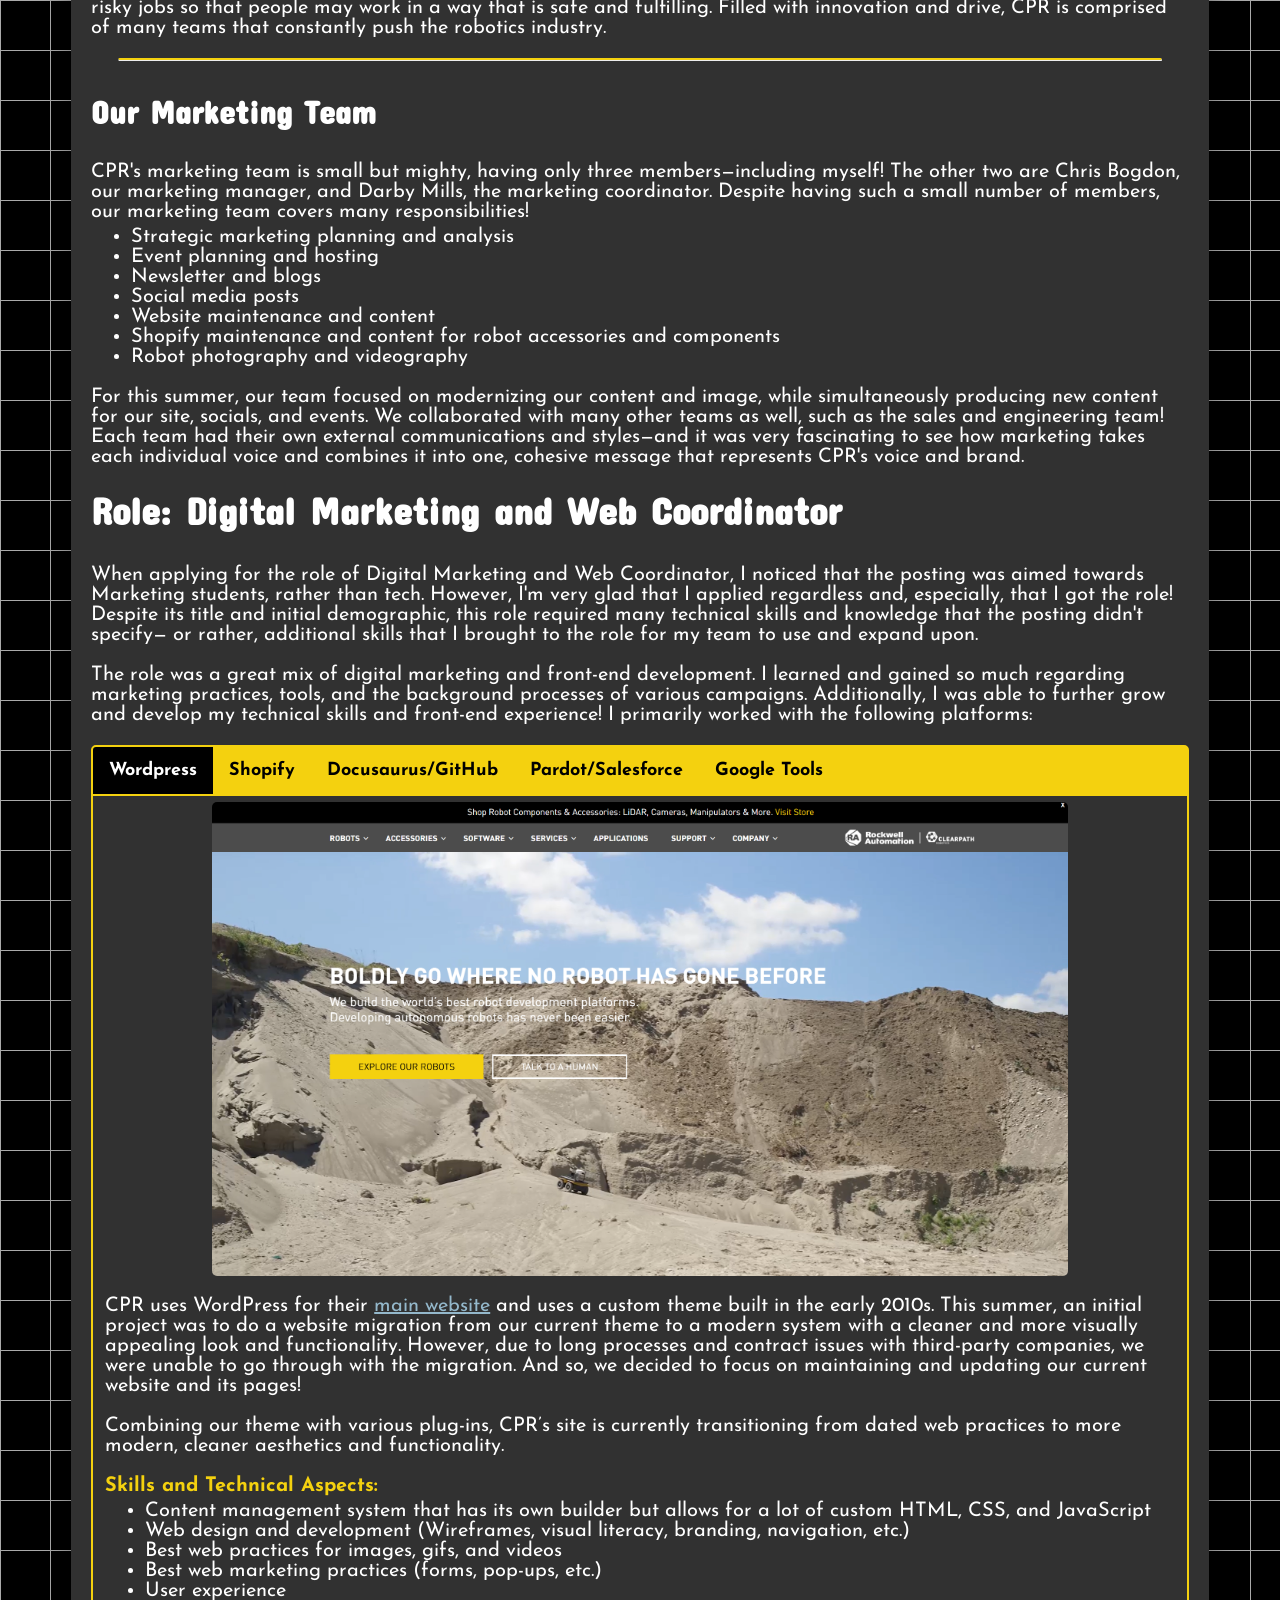
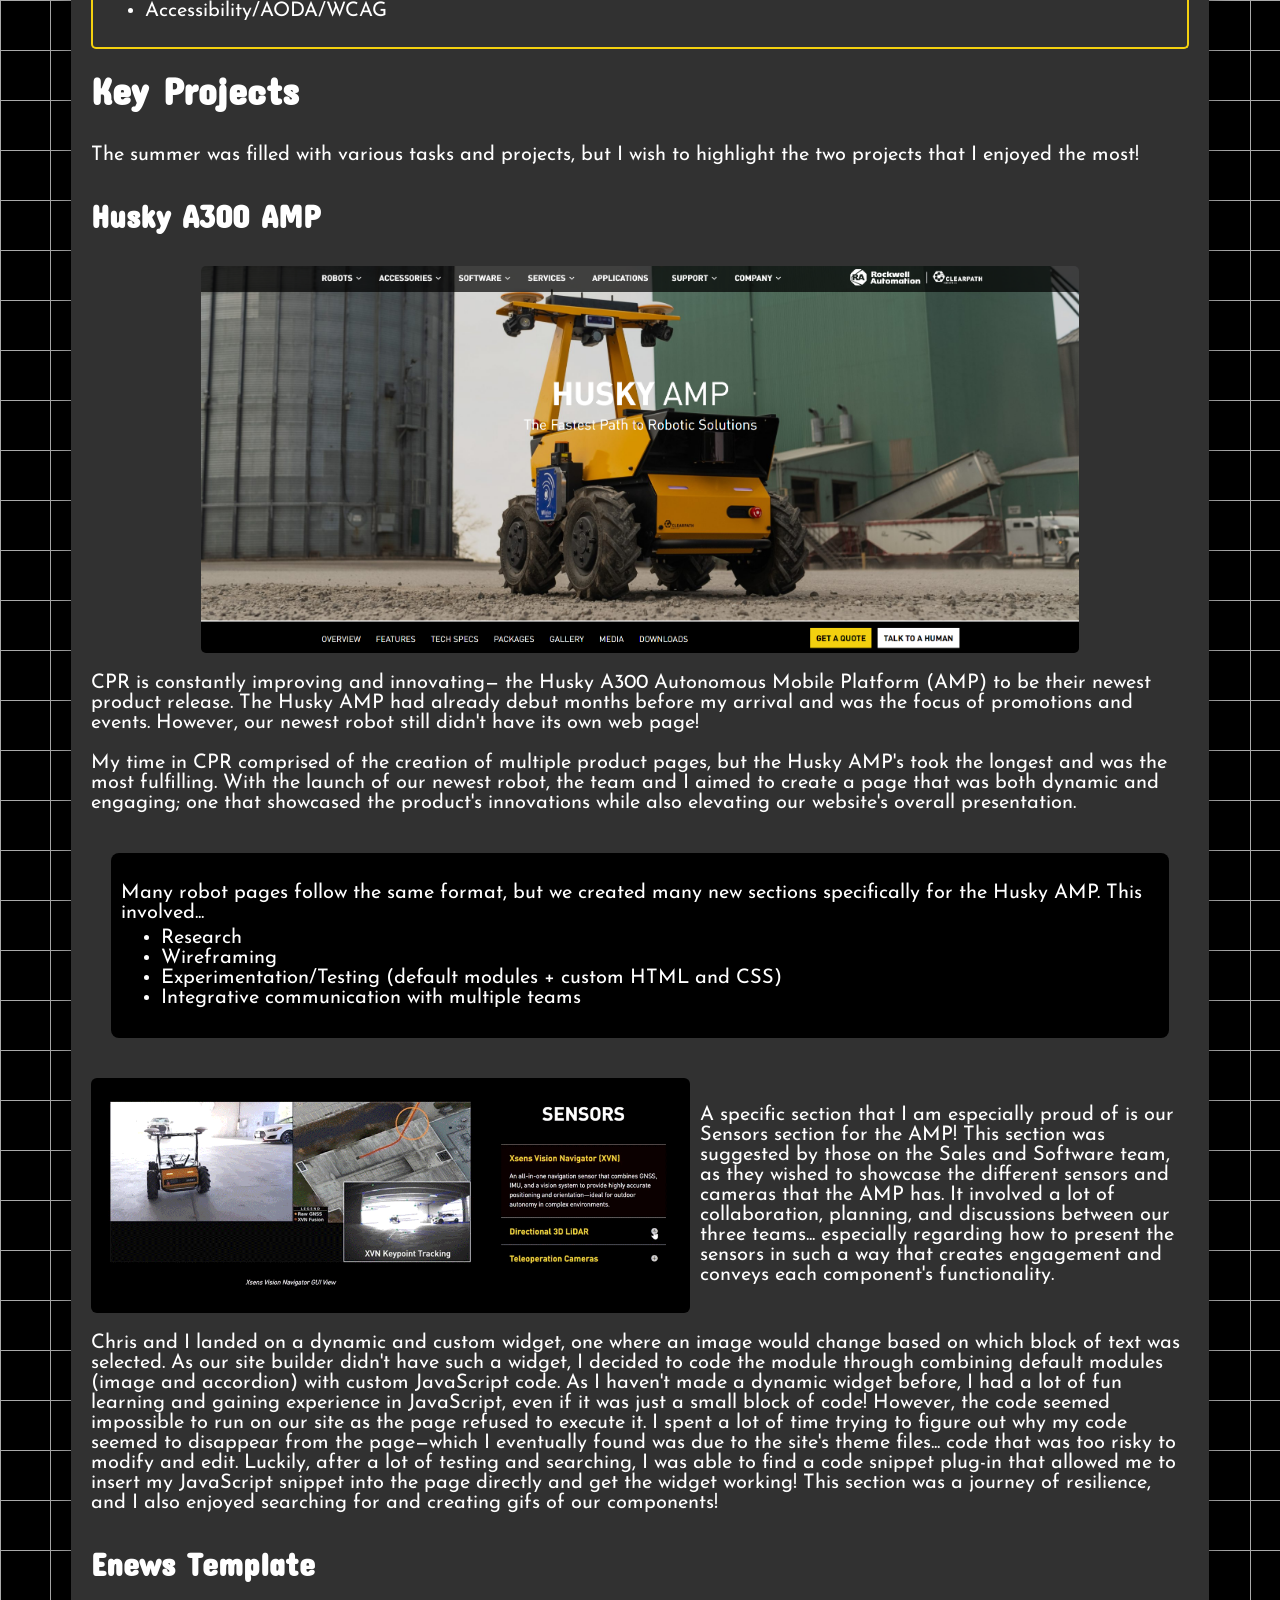
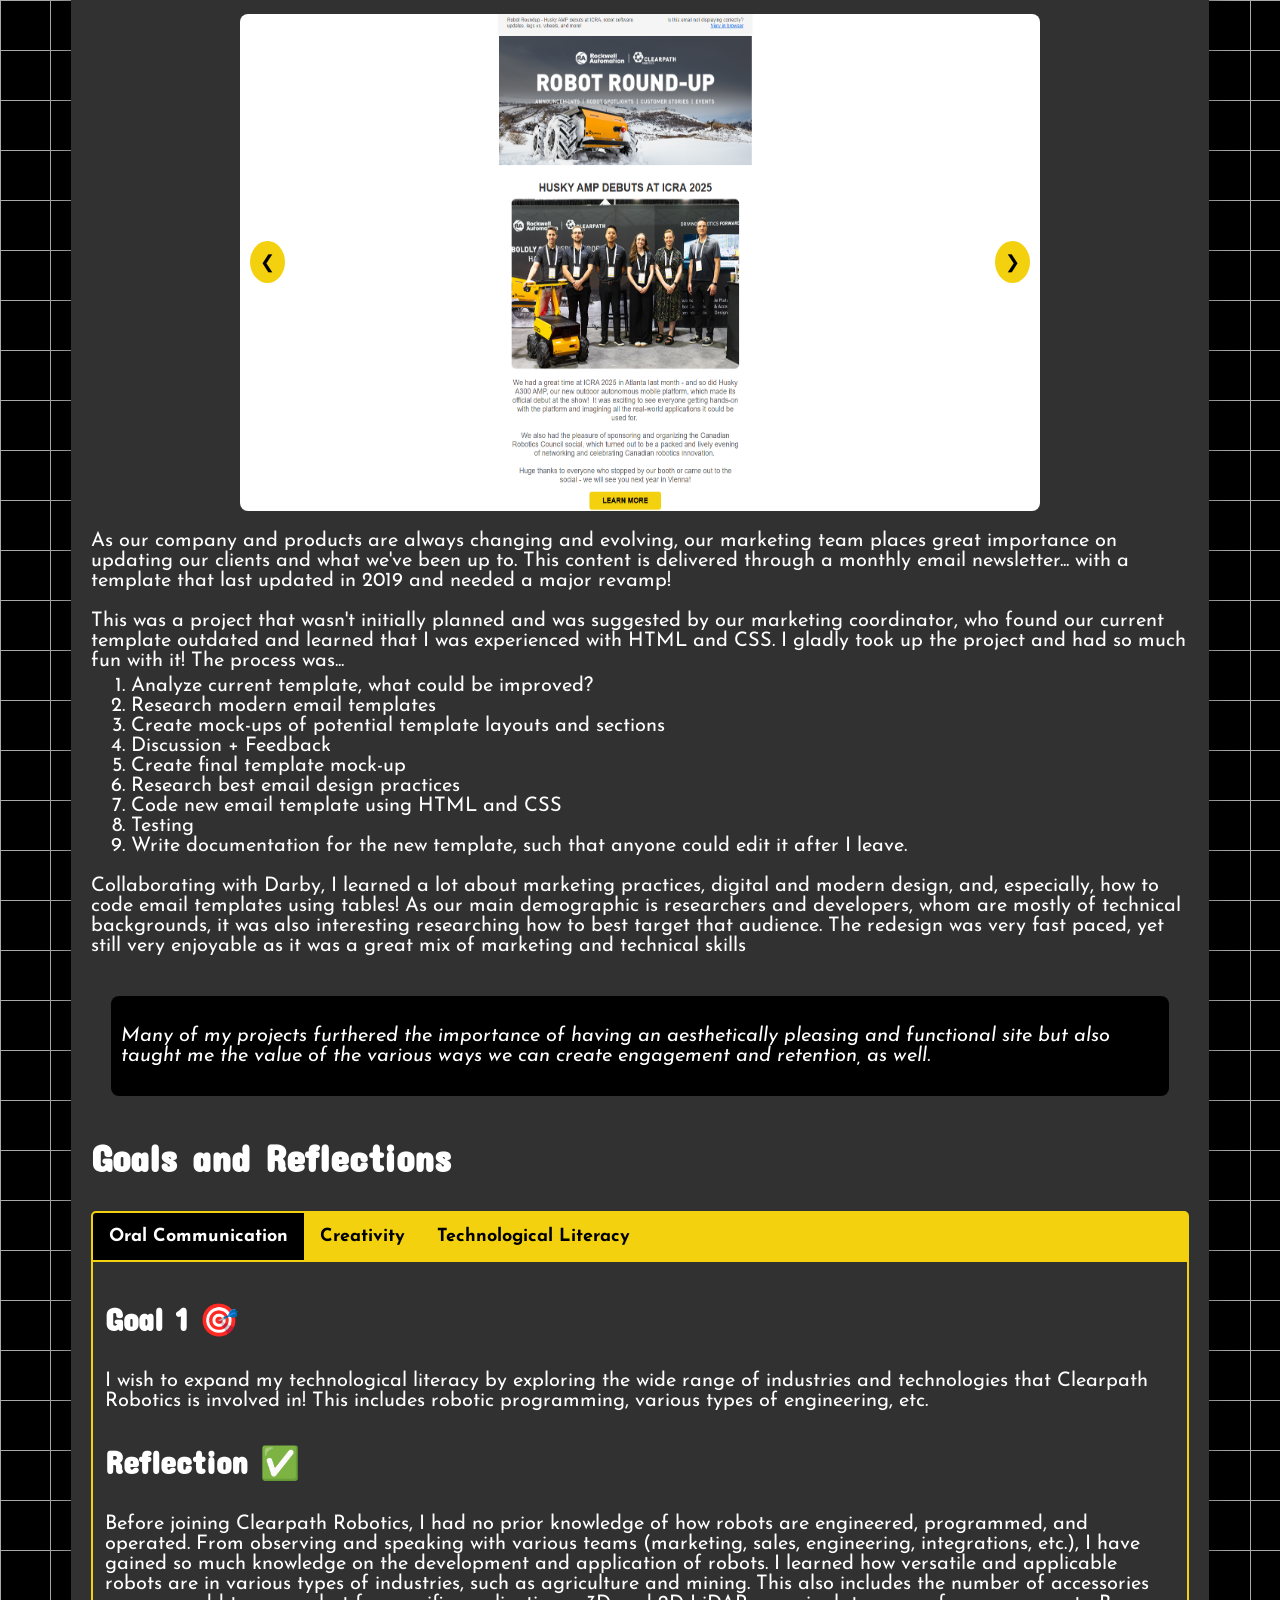
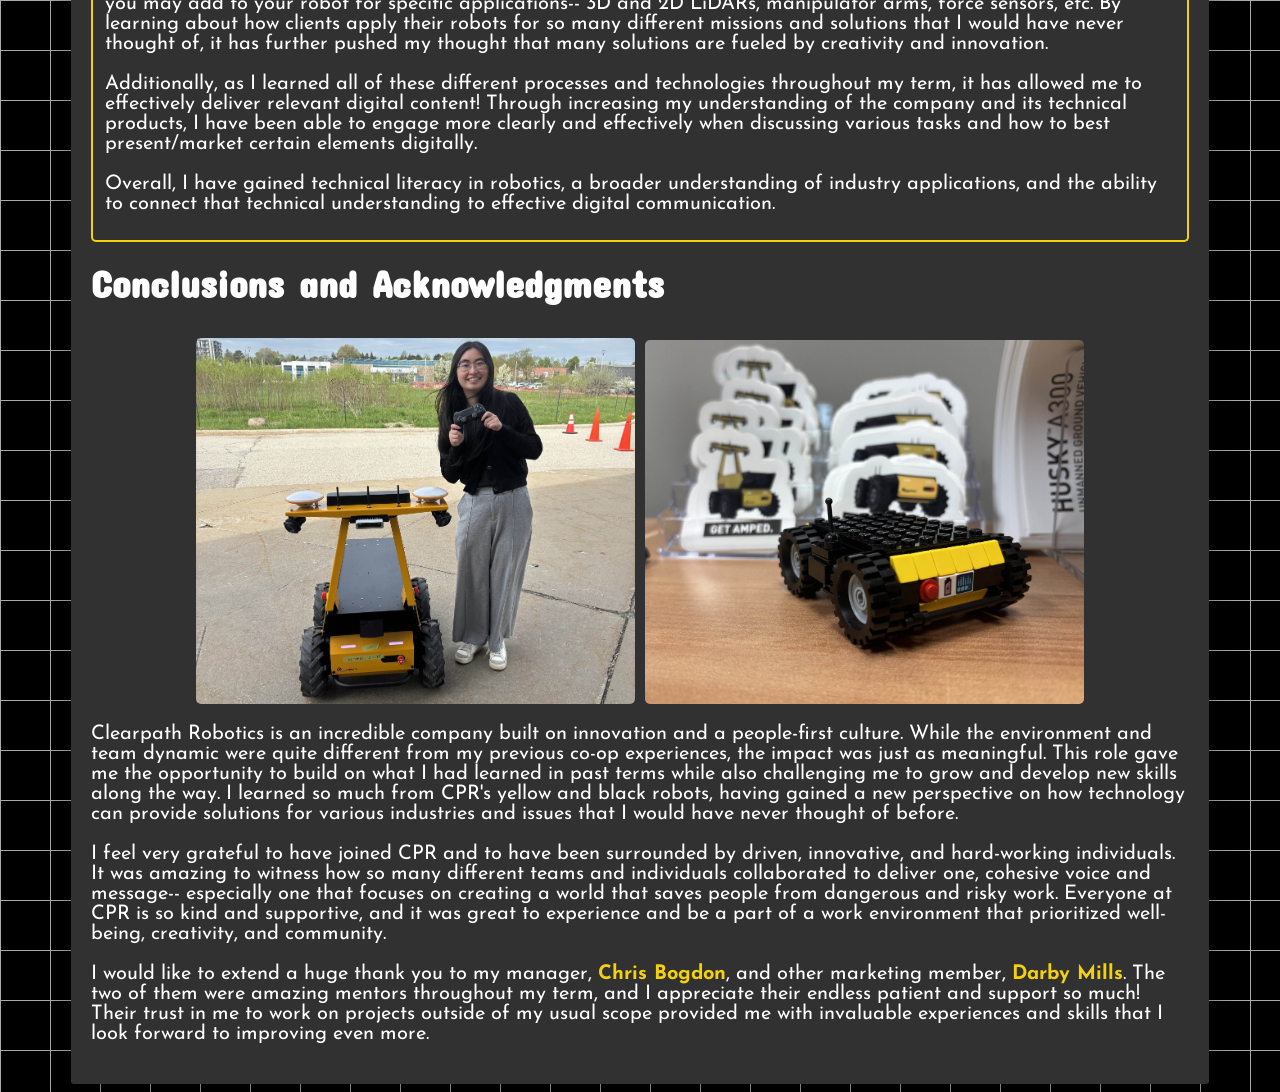
<file: wtr-3.html>
<!DOCTYPE html>
<html lang="en">
<head>
    <meta charset="UTF-8">
    <meta name="viewport" content="width=device-width, initial-scale=1.0">
    <link rel="stylesheet" type="text/css" href="wtr-3.css" />

    <!--Fonts-->
    <style>
        @import url('https://fonts.googleapis.com/css2?family=Concert+One&family=Josefin+Sans:ital,wght@0,100..700;1,100..700&display=swap');
    </style>
    
    <title>WTR 3</title>
</head>
<body>
    <div id="home-button">
        <div class="button">
            <a href="index.html"><svg xmlns="http://www.w3.org/2000/svg" width="23" height="20" viewBox="0 0 27 24" fill="none" stroke="currentColor" stroke-width="2" stroke-linecap="round" stroke-linejoin="round" class="lucide lucide-house"><path d="M15 21v-8a1 1 0 0 0-1-1h-4a1 1 0 0 0-1 1v8"/><path d="M3 10a2 2 0 0 1 .709-1.528l7-5.999a2 2 0 0 1 2.582 0l7 5.999A2 2 0 0 1 21 10v9a2 2 0 0 1-2 2H5a2 2 0 0 1-2-2z"/></svg>
                Home</a></div>
    </div>
    <div id="container">
        <div id="main-container"><div id="title-container">
            <h1>Work Term Report 3</h1></div>
            <div id="image-logo">
                        <img src="images/wtr3/CPR-ROK.png">
                    </div>
                <h2>Introduction:</h2>
                <div id="report-container">
                    <p>Before this term, the robotics industry was quite intimidating to me. When I heard the word “robot,” I would think of AI, 
                        humanoids, and the famous robot dog, Spot. Additionally, I would often associate robots with adjectives such as high-tech, 
                        innovative, and intimidating, the latter especially due to rising fears of AI and robotic takeovers.</p>
                    <p>This summer, however, has changed my perception of robots and the robotics industry massively. I joined <b>Clearpath Robotics by 
                        Rockwell Automation</b> as a <b>Digital Marketing and Web Coordinator</b>, and learned that the robotics industry is indeed high-tech and 
                        innovative— but also incredibly supportive and people-first! And so, this is my experience with Clearpath Robotics, a small
                         and mighty team filled with innovation and drive. </p>

                    <h2>About My Team:</h2>
                    <div id="image-container">
                        <img src="images/wtr3/cpr-building.png">
                    </div>
                    <p>Clearpath Robotics, recently rebranded as Clearpath Robotics by Rockwell Automation, is an automation robotics company. As a 
                        global leader in unmanned vehicle robotics for research and development, Clearpath Robotics (CPR) works with over 500 innovative 
                        brands in various industries, such as; aerospace, military, mining, agriculture, and academia. </p>

                    <p>More specifically, CPR designs and builds robots of different sizes and functions. Instead of being created for one specific task, 
                        these robots serve as versatile platforms that clients can adapt and customize for their own missions. With the following robots, 
                        CPR creates paths to innovative research and development:</p>
                        
                    <p>🏗️ Outdoor Robots</p>
                    <ul>
                        <li>Warthog, Unmanned Ground Vehicle (UGV)</li>
                        <li>Husky A300</li>
                        <li>Jackal</li>
                    </ul>

                    <p>🤖 Solution Robots (Configurations)</p>
                    <ul>
                        <li>Husky Observer</li>
                        <li>Husky A300 AMP</li>
                    </ul>
                        
                    <p>🪟 Indoor Robots</p>
                    <ul>
                        <li>Website and intranet structure strategy and development</li>
                        <li>Users experience strategy and development</li>
                        <li>Web system (Drupal 7, Drupal 9/Content Hub, SharePoint) support for the college's students, staff, and faculty</li>
                        <li>Strategic recruitment and communications web pieces for future, current, and graduate students</li>
                    </ul>
                        
                    <p>CPR's mission is <b>to boldly go where no robot has gone before</b>-- envisioning robots that take on tough, repetitive, and/or risky jobs 
                        so that people may work in a way that is safe and fulfilling. Filled with innovation and drive, CPR is comprised of many teams that 
                        constantly push the robotics industry.</p>

                    <hr>
                        
                    <h3>Our Marketing Team</h3>
                    <p>CPR's marketing team is small but mighty, having only three members—including myself! The other two are Chris Bogdon, our marketing 
                        manager, and Darby Mills, the marketing coordinator. Despite having such a small number of members, our marketing team covers many 
                        responsibilities!</p>
                    <ul>
                        <li>Strategic marketing planning and analysis</li>
                        <li>Event planning and hosting</li>
                        <li>Newsletter and blogs</li>
                        <li>Social media posts</li>
                        <li>Website maintenance and content</li>
                        <li>Shopify maintenance and content for robot accessories and components</li>
                        <li>Robot photography and videography</li>
                    </ul>

                    <p>For this summer, our team focused on modernizing our content and image, while simultaneously producing new content for our site, 
                        socials, and events. We collaborated with many other teams as well, such as the sales and engineering team! Each team had their 
                        own external communications and styles—and it was very fascinating to see how marketing takes each individual voice and combines
                         it into one, cohesive message that represents CPR's voice and brand.</p>

                    <h2>Role: Digital Marketing and Web Coordinator</h2>
                    <p>When applying for the role of Digital Marketing and Web Coordinator, I noticed that the posting was aimed towards Marketing students, 
                        rather than tech. However, I'm very glad that I applied regardless and, especially, that I got the role! Despite its title and initial 
                        demographic, this role required many technical skills and knowledge that the posting didn't specify— or rather, additional skills that 
                        I brought to the role for my team to use and expand upon.</p>

                    <p>The role was a great mix of digital marketing and front-end development. I learned and gained so much regarding marketing practices, 
                        tools, and the background processes of various campaigns. Additionally, I was able to further grow and develop my technical skills and 
                        front-end experience! I primarily worked with the following platforms:</p>

                    <!-- Tab links -->
                    <div class="tab1">
                        <button class="tablinks" onclick="openTab(event, 'WordPress')" id="openFirst">Wordpress</button>
                        <button class="tablinks" onclick="openTab(event, 'Shopify')">Shopify</button>
                        <button class="tablinks" onclick="openTab(event, 'Docusaurus/GitHub')">Docusaurus/GitHub</button>
                        <button class="tablinks" onclick="openTab(event, 'Pardot/Salesforce')" id="openFirst">Pardot/Salesforce</button>
                        <button class="tablinks" onclick="openTab(event, 'GoogleTools')">Google Tools</button>
                    </div>
                    
                    <!-- Tab content -->
                    <div id="WordPress" class="tabcontent">
                        <div id="image-container">
                            <img src="images/wtr3/cpr-home.png">
                        </div>
                        <p>CPR uses WordPress for their <a href="clearpathrobotics.com">main website</a> and uses a custom theme built in the early 2010s. 
                            This summer, an initial project was to do a website migration from our current theme to a modern system with a cleaner 
                            and more visually appealing look and functionality. However, due to long processes and contract issues with third-party 
                            companies, we were unable to go through with the migration. And so, we decided to focus on maintaining and updating our
                             current website and its pages!</p>
                        
                             <p>Combining our theme with various plug-ins, CPR’s site is currently transitioning from dated web practices to more modern,
                                 cleaner aesthetics and functionality.</p>

                        <p><b>Skills and Technical Aspects:</b></p>
                        <ul>
                            <li>Content management system that has its own builder but allows for a lot of custom HTML, CSS, and JavaScript</li>
                            <li>Web design and development (Wireframes, visual literacy, branding, navigation, etc.)</li>
                            <li>Best web practices for images, gifs, and videos</li>
                            <li>Best web marketing practices (forms, pop-ups, etc.)</li>
                            <li>User experience</li>
                            <li>Accessibility/AODA/WCAG</li>
                        </ul>
                    </div>
                    
                    <div id="Shopify" class="tabcontent">
                        <div id="image-container">
                            <img src="images/wtr3/cpr-shop.png">
                        </div>
                        <p>Not only does CPR build robots to sell, but they also offer integration services with their robots and various accessories/components.
                             This includes robotic arms, sensors, cameras, and lots more! Alongside integration services, CPR also sells these accessories on their
                              own through their Shopify website— which I maintained and updated throughout the summer. This includes adding and removing projects, 
                              writing the copy for new accessories, and updating outdated pages, forms, and menu items.</p>

                        <p><b>Skills and Technical Aspects:</b></p>
                        <ul>
                            <li>Copywriting</li>
                            <li>Front-end development (HTML, CSS)</li>
                            <li>Web design and development (Wireframes, visual literacy, branding, etc.)</li>
                            <li>Best web practices for images, gifs, and videos</li>
                            <li>Professional communication with other teams within CPR</li>
                            <li>Accessibility/AODA/WCAG</li>
                        </ul>
                    </div>
                    
                    <div id="Docusaurus/GitHub" class="tabcontent">
                        <div id="image-container">
                            <img src="images/wtr3/cpr-docs.png">
                        </div>
                        <p>CPR builds robots for their clients to further develop, deploy, and operate, 
                            and so documentation and support on our robots and their software is extremely important! 
                            Using the Docusaurus framework, AWS, and GitHub, the Engineering team codes and maintains 
                            their own documentation site. The CPR docs site is filled with in-depth tutorials, user 
                            manuals, and information on how to start development on our robots and specific accessories. 
                            As part of the Marketing team, I was tasked with making the documentation site more visually 
                            appealing and expand its reach to our users and audience.</p>

                        <p><b>Skills and Technical Aspects:</b></p>
                        <ul>
                            <li>Version Control (GitHub)</li>
                            <li>Web Practices for images and videos</li>
                            <li>Professional communication with CPR Engineering Team</li>
                            <li>User experience and journey</li>
                            <li>Accessibility/AODA/WCAG</li>
                        </ul>
                    </div>
                    
                    <div id="Pardot/Salesforce" class="tabcontent">
                        <p>Rather than allowing our clients to buy our robots and accessories straight from the site, we 
                            have “Request a Quote” and “Talk to a Human” forms that sends potential buyers to our sales 
                            team for further discussion and inquiries. Moreover, we have many forms and email 
                            templates/autoresponders for various campaigns and events. To host and organize these marketing 
                            campaigns and materials, CPR uses Pardot and Salesforce—which I have had the pleasure to gain 
                            lots of experience in!</p>

                        <p><b>Skills and Technical Aspects:</b></p>
                        <ul>
                            <li>Marketing materials (forms, emails, campaigns)</li>
                            <li>Marketing practices (copywriting, leads, retention)</li>
                            <li>Email design and development (HTML, CSS)</li>
                            <li>Accessibility/AODA/WCAG</li>
                        </ul>
                    </div>

                    <div id="GoogleTools" class="tabcontent">
                        <p>Throughout my term, I also worked with both Google Search Console (GSC) and Google Analytics to
                             better understand CPR's online performance. I analyzed data on top-performing pages, queries, keywords, 
                             and traffic sources over the past six months and year. These tools were used to identify both positive 
                             and negative trends, which in turn supported strategic marketing and website planning! This data was 
                             especially valuable for assessing how visitors interacted with CPR's content and where improvements 
                             could be made. This helped guide content updates, SEO strategies, and web optimizations.</p>

                        <p><b>Skills and Technical Aspects:</b></p>
                        <ul>
                            <li>Search engine optimization (SEO) fundamentals</li>
                            <li>Data analysis and reporting</li>
                            <li>Identifying trends to support marketing strategies</li>
                            <li>Making data-driven recommendations for content and design</li>
                        </ul>
                    </div>
                    
                    <br>

                    <h2>Key Projects</h2>
                    <p>The summer was filled with various tasks and projects, but I wish to highlight the two projects that I 
                        enjoyed the most!</p>

                    <h3>Husky A300 AMP</h3>
                    <div id="image-container">
                            <img src="images/wtr3/Husky-AMP-Banner.png">
                    </div>
                    <p>CPR is constantly improving and innovating— the Husky A300 Autonomous Mobile Platform (AMP) to be their 
                        newest product release. The Husky AMP had already debut months before my arrival and was the focus of 
                        promotions and events. However, our newest robot still didn't have its own web page! </p>

                    <p>My time in CPR comprised of the creation of multiple product pages, but the Husky AMP's took the longest 
                        and was the most fulfilling. With the launch of our newest robot, the team and I aimed to create a page
                         that was both dynamic and engaging; one that showcased the product's innovations while also elevating 
                         our website's overall presentation.</p>

                    <div id="highlight-container">
                        <div class="row">
                            <div class="col">
                                <p>Many robot pages follow the same format, but we created many new sections specifically for the Husky AMP. This involved...</p>
                                <ul>
                                    <li>Research</li>
                                    <li>Wireframing</li>
                                    <li>Experimentation/Testing (default modules + custom HTML and CSS)</li>
                                    <li>Integrative communication with multiple teams</li>
                                </ul>
                            </div>
                        </div>
                    </div>

                    <div class="image-and-text">
                        <div class="image">
                            <img src="images/wtr3/Sensors-Section.gif">
                        </div>
                        <div class="text">
                            <p>A specific section that I am especially proud of is our Sensors section for the AMP! This section was 
                                suggested by those on the Sales and Software team, as they wished to showcase the different sensors 
                                and cameras that the AMP has. It involved a lot of collaboration, planning, and discussions between our 
                                three teams... especially regarding how to present the sensors in such a way that creates engagement 
                                and conveys each component's functionality.
                            </p>
                        </div>
                    </div>

                    <p>Chris and I landed on a dynamic and custom widget, one where an image would change based on which block of text
                         was selected. As our site builder didn't have such a widget, I decided to code the module through combining 
                         default modules (image and accordion) with custom JavaScript code. As I haven't made a dynamic widget before, 
                         I had a lot of fun learning and gaining experience in JavaScript, even if it was just a small block of code! 
                         However, the code seemed impossible to run on our site as the page refused to execute it. I spent a lot of
                          time trying to figure out why my code seemed to disappear from the page—which I eventually found was due to 
                          the site's theme files... code that was too risky to modify and edit. Luckily, after a lot of testing and searching,
                           I was able to find a code snippet plug-in that allowed me to insert my JavaScript snippet into the page directly 
                           and get the widget working! This section was a journey of resilience, and I also enjoyed searching for and creating gifs 
                           of our components!</p>
                    
                    <h3>Enews Template</h3>
                    <div class="slider">
                        <div class="slider-wrapper">
                            <img src="images/wtr3/enews1.png" alt="Image 1" class="slide">
                            <img src="images/wtr3/enews2.png" alt="Image 2" class="slide">
                        </div>
                        <button class="prev" onclick="prevSlide()">&#10094;</button>
                        <button class="next" onclick="nextSlide()">&#10095;</button>
                    </div>
                    <p>As our company and products are always changing and evolving, our marketing team places great importance on updating our
                         clients and what we've been up to. This content is delivered through a monthly email newsletter... with a template that 
                         last updated in 2019 and needed a major revamp!
                    </p>

                    <p>This was a project that wasn't initially planned and was suggested by our marketing coordinator, who found our current template 
                        outdated and learned that I was experienced with HTML and CSS. I gladly took up the project and had so much fun with it!
                         The process was...</p>
                    <ol>
                        <li>Analyze current template, what could be improved?</li>
                        <li>Research modern email templates</li>
                        <li>Create mock-ups of potential template layouts and sections</li>
                        <li>Discussion + Feedback</li>
                        <li>Create final template mock-up</li>
                        <li>Research best email design practices</li>
                        <li>Code new email template using HTML and CSS</li>
                        <li>Testing</li>
                        <li>Write documentation for the new template, such that anyone could edit it after I leave.</li>
                    </ol>

                    <p>Collaborating with Darby, I learned a lot about marketing practices, digital and modern design, and, especially, how to code email 
                        templates using tables! As our main demographic is researchers and developers, whom are mostly of technical backgrounds, it was
                         also interesting researching how to best target that audience. The redesign was very fast paced, yet still very enjoyable as 
                         it was a great mix of marketing and technical skills</p>

                    <div id="highlight-container">
                        <div class="row">
                            <div class="col">
                                <p><i>Many of my projects furthered the importance of having an aesthetically pleasing and functional site but also taught me the value of 
                                    the various ways we can create engagement and retention, as well.</i></p>
                            </div>
                        </div>
                    </div>
                    
                    <br>
                    <h2>Goals and Reflections</h2>
                    <!-- Tab links -->
                    <div class="tab2">
                        <button class="tablinks2" onclick="openTab2(event, 'Goal1')" id="openSecond">Oral Communication</button>
                        <button class="tablinks2" onclick="openTab2(event, 'Goal2')">Creativity</button>
                        <button class="tablinks2" onclick="openTab2(event, 'Goal3')">Technological Literacy</button>
                    </div>
                    
                    <!-- Tab content -->
                    <div id="Goal1" class="tabcontent2">
                        <h3>Goal 1 🎯</h3>
                        <p>I wish to expand my technological literacy by exploring the wide range of industries and technologies 
                            that Clearpath Robotics is involved in! This includes robotic programming, various types of engineering, etc.
                        </p>
                        <h3>Reflection ✅</h3>
                        <p>
                            Before joining Clearpath Robotics, I had no prior knowledge of how robots are engineered, programmed, and operated.
                             From observing and speaking with various teams (marketing, sales, engineering, integrations, etc.), I have gained so 
                             much knowledge on the development and application of robots. I learned how versatile and applicable robots are in various 
                             types of industries, such as agriculture and mining. This also includes the number of accessories you may add to your robot 
                             for specific applications-- 3D and 2D LiDARs, manipulator arms, force sensors, etc. By learning about how clients apply 
                             their robots for so many different missions and solutions that I would have never thought of, it has further pushed my 
                             thought that many solutions are fueled by creativity and innovation.</p>
                            
                        <p>Additionally, as I learned all of these different processes and technologies throughout my term, it has allowed me to 
                            effectively deliver relevant digital content! Through increasing my understanding of the company and its technical 
                            products, I have been able to engage more clearly and effectively when discussing various tasks and how to best 
                            present/market certain elements digitally.</p>
                            
                        <p>Overall, I have gained technical literacy in robotics, a broader understanding of industry applications, and the 
                            ability to connect that technical understanding to effective digital communication.
                        </p>
                    </div>
                    
                    <div id="Goal2" class="tabcontent2">
                        <h3>Goal 2 🎯</h3>
                        <p>As Clearpath Robotics leads the industry with innovation and impactful solutions, my goal is to reflect and express the 
                            company's mission through my work creatively and effectively.
                        </p>
                        <h3>Reflection ✅</h3>
                        <p>
                            During my term, I had the chance to work on a variety of creative projects that strengthened both my skills 
                            and Clearpath Robotics' digital presence. With the marketing team, I created new product pages that focused 
                            on user experience while clearly expressing the company's mission and voice. To encourage more interaction 
                            with the content, I developed a dynamic widget that connected images to specific text blocks, allowing the 
                            image to change depending on which section was clicked. I also implemented pop-ups that helped increase 
                            newsletter sign-ups and redesigned the email newsletter template to give it a more modern and engaging look. 
                            Throughout these projects, I regularly collaborated with team members for feedback, which made the process 
                            both fulfilling and impactful for the company's branding.</p>

                        <p>
                            From these experiences, I learned how design and content choices directly influence user engagement, 
                            and I saw how even small creative changes can make a big difference in communication. Overall, applying 
                            creativity in these ways allowed me to contribute meaningfully to Clearpath's mission while also growing 
                            my ability to think critically about user-focused design and marketing strategies!
                             
                        </p>
                    </div>
                    
                    <div id="Goal3" class="tabcontent2">
                        <h3>Goal 3 🎯</h3>
                        <p>Working with so many different industries and clients around the world, I wish to deepen my understanding 
                            of integrated communication.
                        </p>
                        <h3>Reflection ✅</h3>
                        <p>
                            Throughout this summer, I gained a much clearer understanding of how different teams at Clearpath communicate 
                            and how their approaches connect to form one strong, cohesive voice. By observing marketing, sales, and engineering, 
                            I noticed how each team's priorities shape their style of communication; marketing highlights the company's branding 
                            and why behind our work, sales emphasizes how robots can support a client's business or mission, and engineering 
                            provides technical guidance, documentation, and tailored solutions for specific applications. Seeing how these 
                            pieces fit together gave me a deeper appreciation for how important integrative communication is and how each part 
                            contributes to the overall company.
                        </p>
                        <p>   
                        In my work at Clearpath, I made it a priority to reach out and collaborate with others to ensure my work supported their 
                        goals. For example, I communicated with sales on our components store and worked alongside engineering on the documentation 
                        site, where I learned how to use GitHub collaboratively-- making edits, submitting pull requests, and receiving support 
                        along the way. These experiences helped me not only improve the accuracy and relevance of my digital content, but also 
                        build stronger connections with different teams. 
                        </p>
                        
                        <p>Through this collaboration, I was able to create digital content that stayed true to the company's overall mission 
                            while reflecting the unique communication goals of each team. This taught me how integrative communication isn't just 
                            about consistency but also about actively listening, learning from others, and finding ways to bring different perspectives 
                            together into something cohesive and impactful.
                        </p>
                            
                    </div><br>
                    <h2>Conclusions and Acknowledgments</h2>
                    <div id="image-multiple-container">
                        <img src="images/wtr3/husky-me.jpg">
                        <img src="images/wtr3/husky-lego.jpg">
                    </div>
                    <p>Clearpath Robotics is an incredible company built on innovation and a people-first culture. While the environment and team dynamic 
                        were quite different from my previous co-op experiences, the impact was just as meaningful. This role gave me the opportunity 
                        to build on what I had learned in past terms while also challenging me to grow and develop new skills along the way. 
                        I learned so much from CPR's yellow and black robots, having gained a new perspective on how technology can provide solutions 
                        for various industries and issues that I would have never thought of before.</p>

                        <p>I feel very grateful to have joined CPR and to have been surrounded by driven, innovative, and hard-working individuals. 
                            It was amazing to witness how so many different teams and individuals collaborated to deliver one, cohesive voice and message-- 
                            especially one that focuses on creating a world that saves people from dangerous and risky work.  
                            Everyone at CPR is so kind and supportive, and it was great to experience and be a part of a work environment 
                            that prioritized well-being, creativity, and community.
                        </p> 
                        
                        <p>I would like to extend a huge thank you to my manager, <b>Chris Bogdon</b>, and other marketing member, <b>Darby Mills</b>. The two of them were amazing 
                            mentors throughout my term, and I appreciate their endless patient and support so much! Their trust in me to work on projects 
                            outside of my usual scope provided me with invaluable experiences and skills that I look forward to improving even more.
                        </p> 
                </div>
            </div>
        </div>
    </div>
    <script>
    
    function openTab(evt, cityName) {
        // Declare all variables
        var i, tabcontent, tablinks;
      
        // Get all elements with class="tabcontent" and hide them
        tabcontent = document.getElementsByClassName("tabcontent");
        for (i = 0; i < tabcontent.length; i++) {
          tabcontent[i].style.display = "none";
        }
      
        // Get all elements with class="tablinks" and remove the class "active"
        tablinks = document.getElementsByClassName("tablinks");
        for (i = 0; i < tablinks.length; i++) {
          tablinks[i].className = tablinks[i].className.replace(" active", "");
        }
      
        // Show the current tab, and add an "active" class to the button that opened the tab
        document.getElementById(cityName).style.display = "block";
        evt.currentTarget.className += " active";
    }

    function openTab2(evt, cityName) {
        // Declare all variables
        var i, tabcontent, tablinks;
      
        // Get all elements with class="tabcontent" and hide them
        tabcontent = document.getElementsByClassName("tabcontent2");
        for (i = 0; i < tabcontent.length; i++) {
          tabcontent[i].style.display = "none";
        }
      
        // Get all elements with class="tablinks" and remove the class "active"
        tablinks = document.getElementsByClassName("tablinks2");
        for (i = 0; i < tablinks.length; i++) {
          tablinks[i].className = tablinks[i].className.replace(" active", "");
        }
      
        // Show the current tab, and add an "active" class to the button that opened the tab
        document.getElementById(cityName).style.display = "block";
        evt.currentTarget.className += " active";
    }
    document.getElementById("openFirst").click();
    document.getElementById("openSecond").click();

    let currentIndex = 0;

    function showSlide(index) {
        const slides = document.querySelectorAll('.slide');
        const totalSlides = slides.length;

        // Ensure index wraps around
        if (index >= totalSlides) currentIndex = 0;
        if (index < 0) currentIndex = totalSlides - 1;

        const offset = -currentIndex * 100;
        document.querySelector('.slider-wrapper').style.transform = `translateX(${offset}%)`;
    }

    function nextSlide() {
        currentIndex++;
        showSlide(currentIndex);
    }

    function prevSlide() {
        currentIndex--;
        showSlide(currentIndex);
    }
    </script>
</body>
</html>
</file>
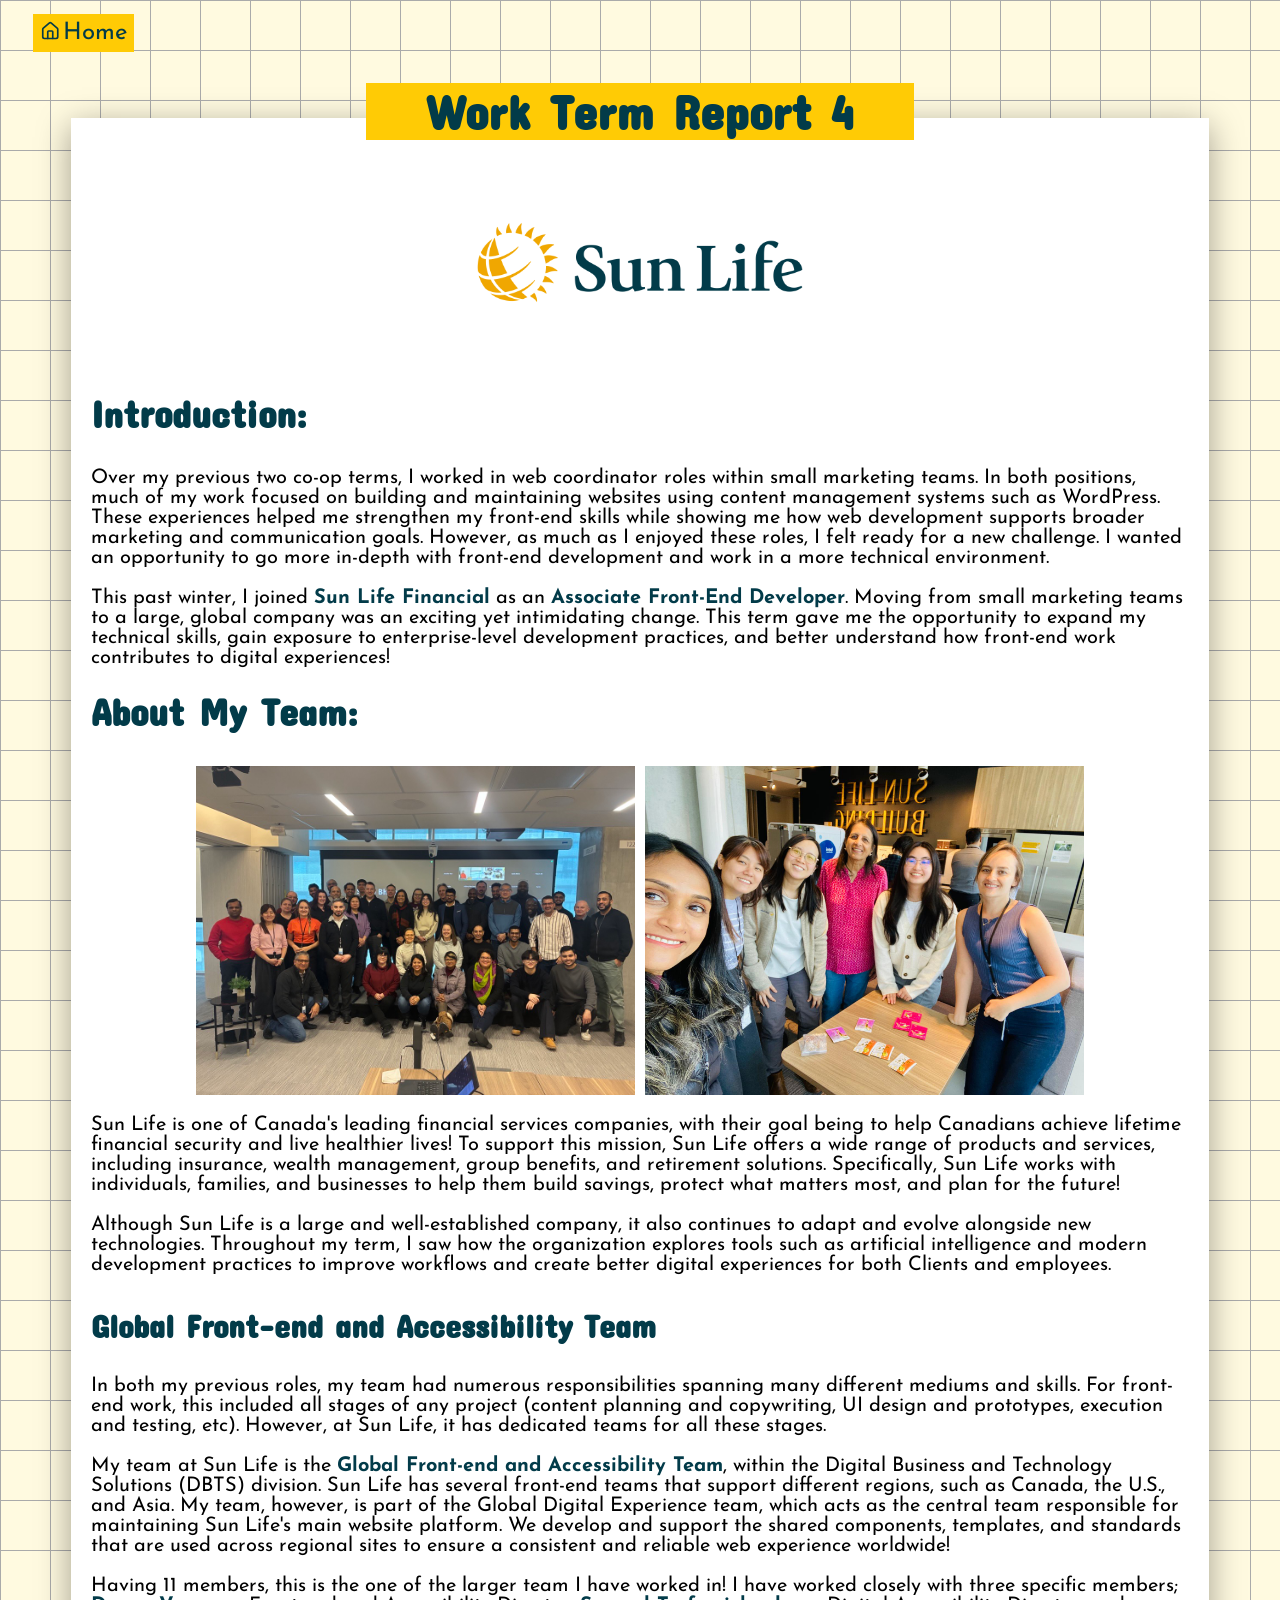
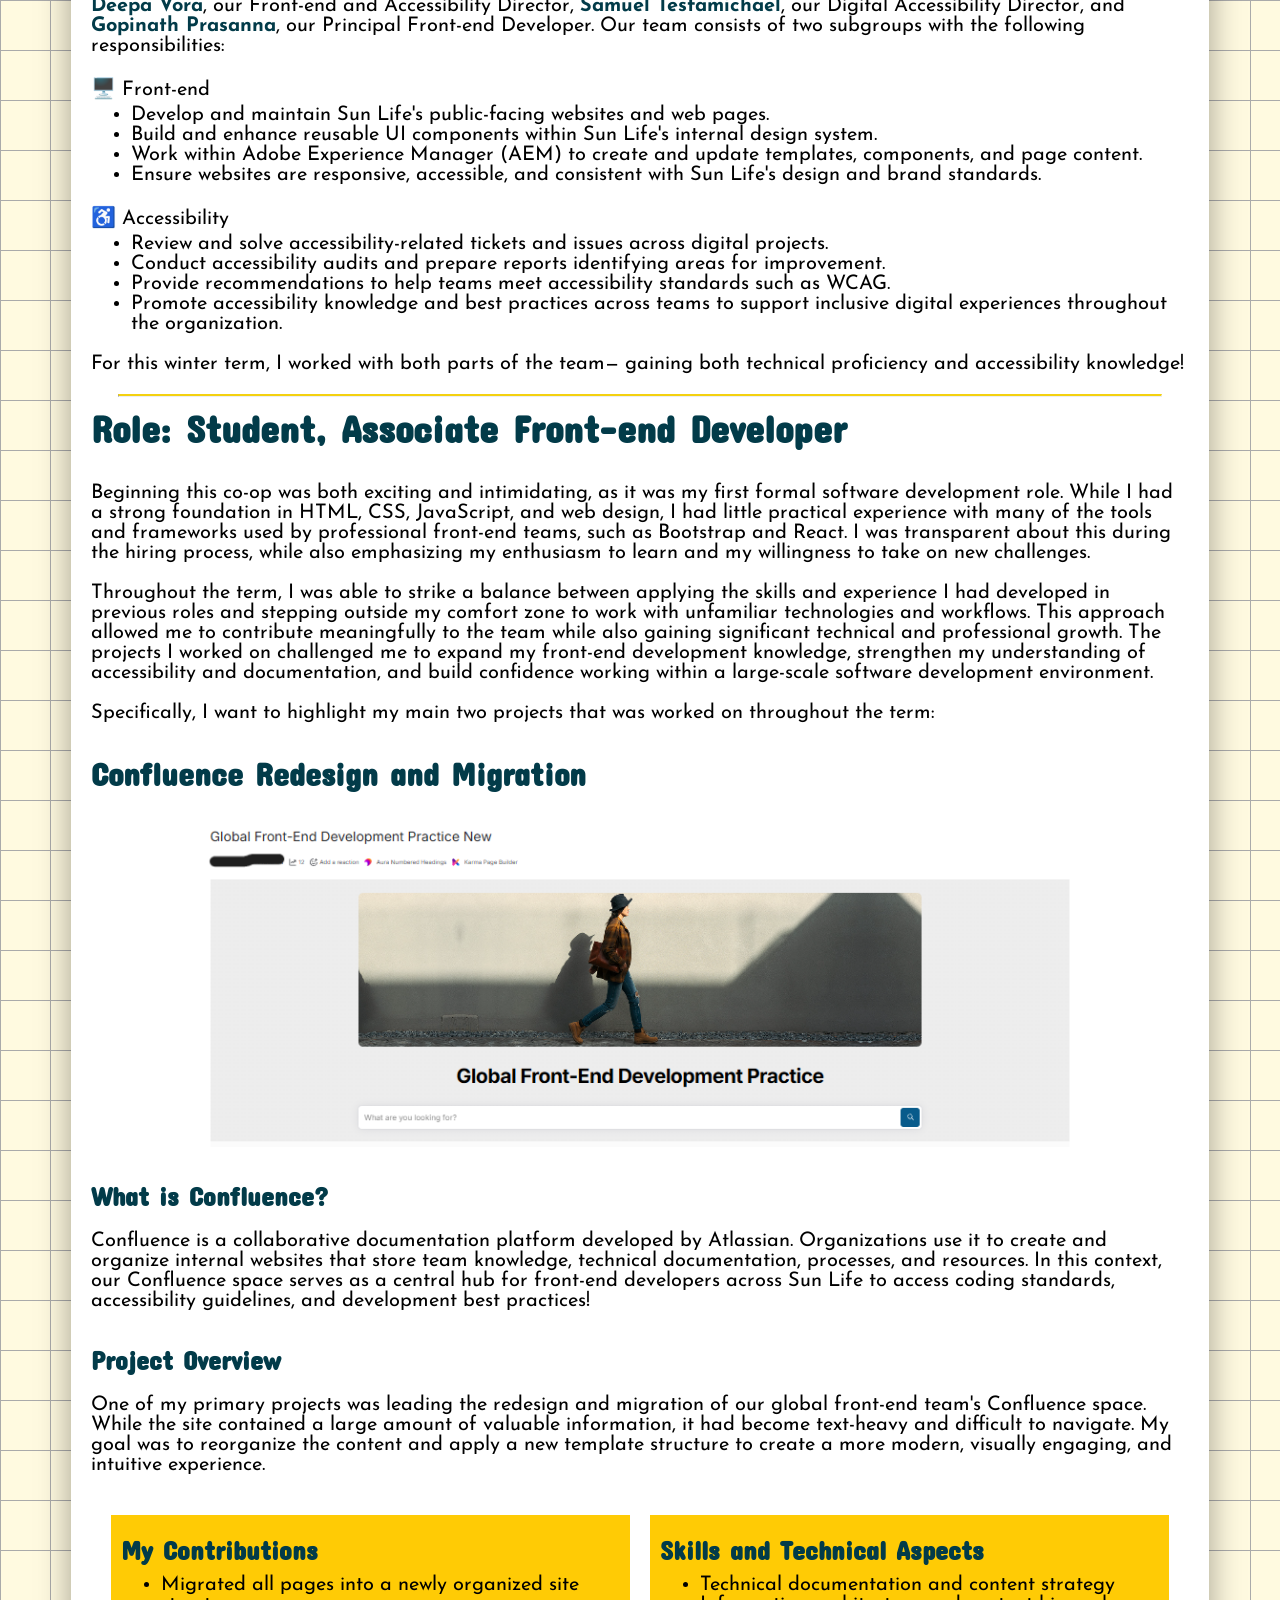
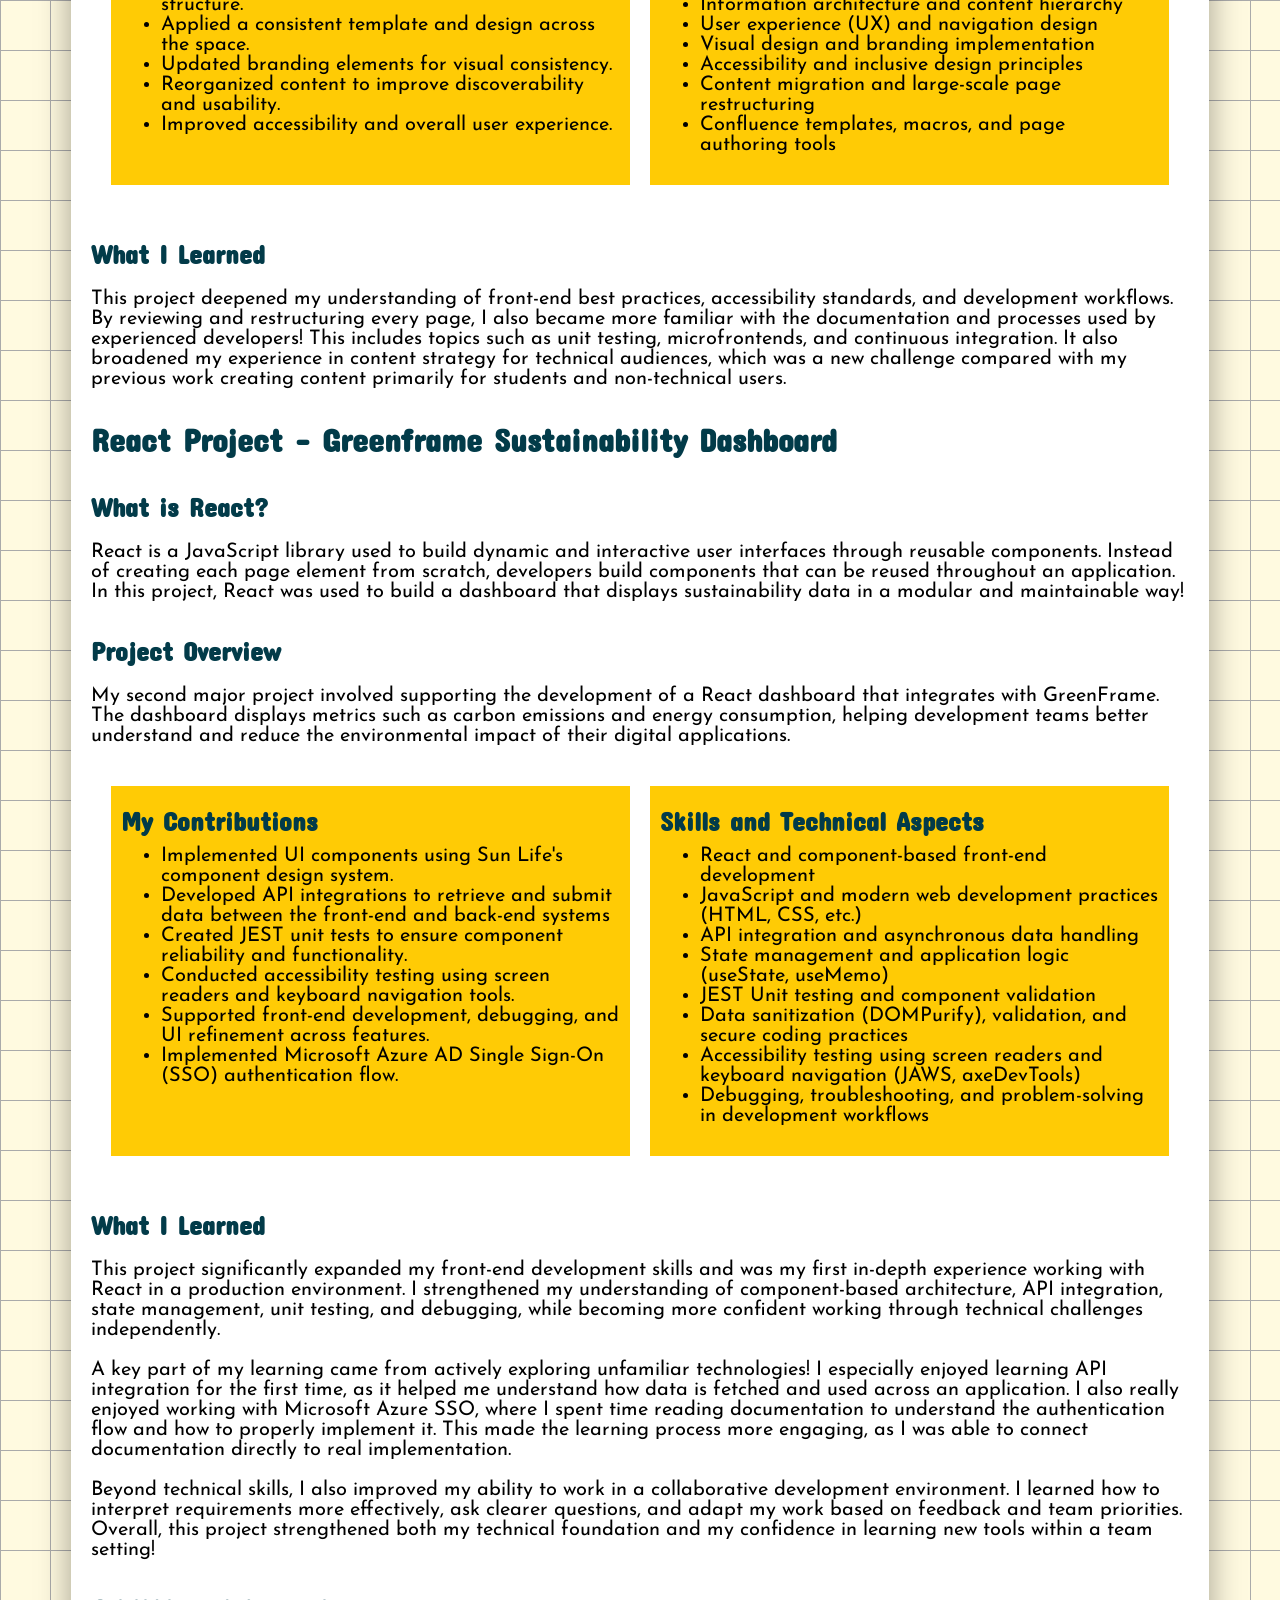
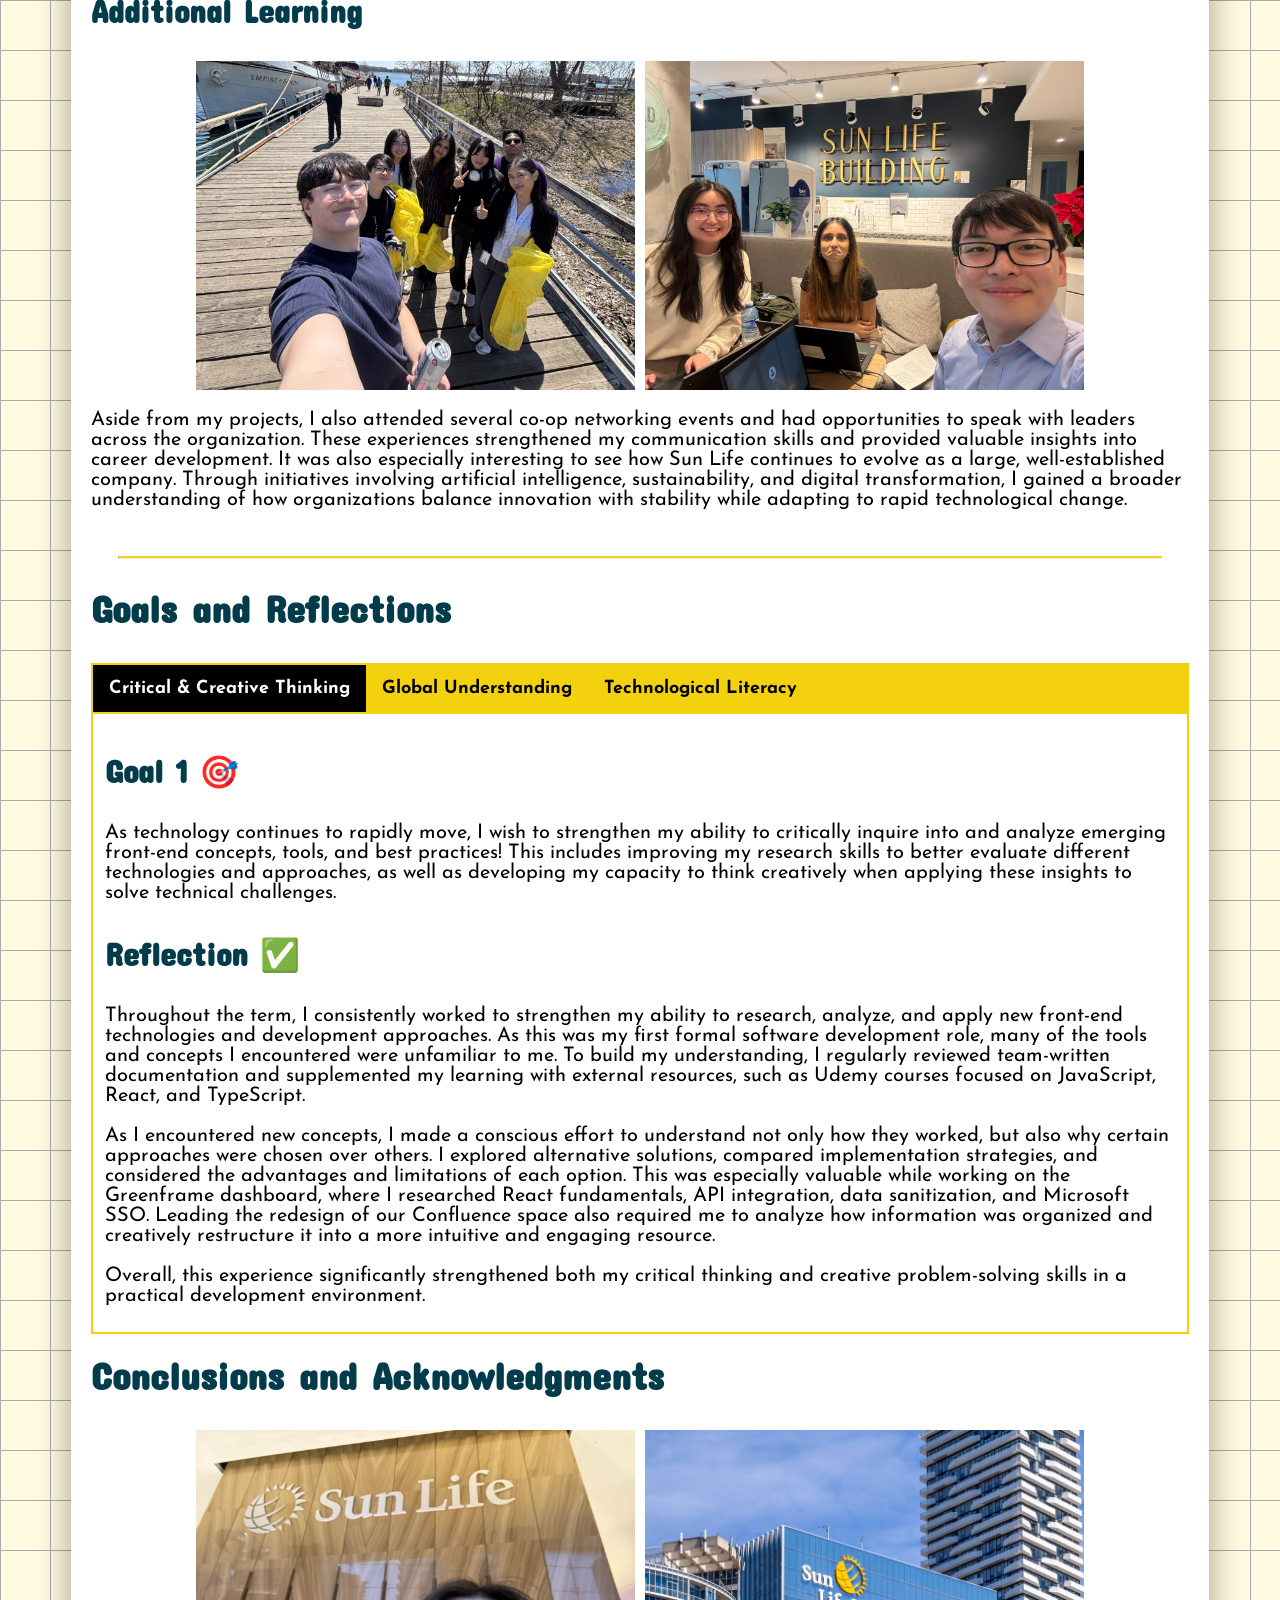
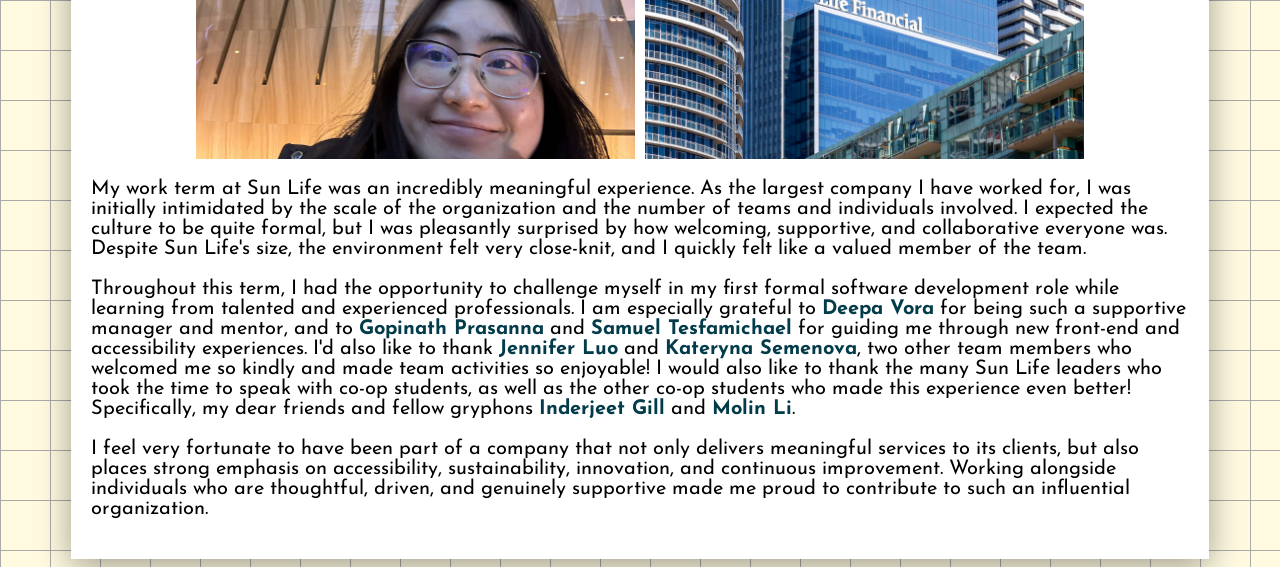
<file: wtr-4.html>
<!DOCTYPE html>
<html lang="en">
<head>
    <meta charset="UTF-8">
    <meta name="viewport" content="width=device-width, initial-scale=1.0">
    <link rel="stylesheet" type="text/css" href="wtr-4.css" />

    <!--Fonts-->
    <style>
        @import url('https://fonts.googleapis.com/css2?family=Concert+One&family=Josefin+Sans:ital,wght@0,100..700;1,100..700&display=swap');
    </style>
    
    <title>WTR 4</title>
</head>
<body>
    <div id="home-button">
        <div class="button">
            <a href="index.html"><svg xmlns="http://www.w3.org/2000/svg" width="23" height="20" viewBox="0 0 27 24" fill="none" stroke="currentColor" stroke-width="2" stroke-linecap="round" stroke-linejoin="round" class="lucide lucide-house"><path d="M15 21v-8a1 1 0 0 0-1-1h-4a1 1 0 0 0-1 1v8"/><path d="M3 10a2 2 0 0 1 .709-1.528l7-5.999a2 2 0 0 1 2.582 0l7 5.999A2 2 0 0 1 21 10v9a2 2 0 0 1-2 2H5a2 2 0 0 1-2-2z"/></svg>
                Home</a></div>
    </div>
    <div id="container">
        <div id="main-container"><div id="title-container">
            <h1>Work Term Report 4</h1></div>
            <div id="image-logo">
                        <img src="images/wtr4/Sun-Life-Logo.png">
                    </div>
                <h2>Introduction:</h2>
                <div id="report-container">
                    <p>Over my previous two co-op terms, I worked in web coordinator roles within small marketing teams. In both positions, 
                        much of my work focused on building and maintaining websites using content management systems such as WordPress. 
                        These experiences helped me strengthen my front-end skills while showing me how web development supports broader marketing and 
                        communication goals. However, as much as I enjoyed these roles, I felt ready for a new challenge. I wanted an opportunity to 
                        go more in-depth with front-end development and work in a more technical environment.</p>

                    <p>This past winter, I joined <b>Sun Life Financial</b> as an <b>Associate Front-End Developer</b>. Moving from small marketing teams to a large, 
                        global company was an exciting yet intimidating change. This term gave me the opportunity to expand my technical skills, gain 
                        exposure to enterprise-level development practices, and better understand how front-end work contributes to digital experiences!</p>

                    <h2>About My Team:</h2>
                    <div id="image-multiple-container">
                        <img src="images/wtr4/martech.jpg">
                        <img src="images/wtr4/girlies.jpg">
                    </div>
                    <p>Sun Life is one of Canada's leading financial services companies, with their goal being to help Canadians achieve lifetime financial 
                        security and live healthier lives! To support this mission, Sun Life offers a wide range of products and services, including 
                        insurance, wealth management, group benefits, and retirement solutions. Specifically, Sun Life works with individuals, families, 
                        and businesses to help them build savings, protect what matters most, and plan for the future!</p>

                    <p>Although Sun Life is a large and well-established company, it also continues to adapt and evolve alongside new technologies. 
                        Throughout my term, I saw how the organization explores tools such as artificial intelligence and modern development practices 
                        to improve workflows and create better digital experiences for both Clients and employees.</p> 

                    <h3>Global Front-end and Accessibility Team</h3>
                    <p>In both my previous roles, my team had numerous responsibilities spanning many different mediums and skills. For front-end work, 
                        this included all stages of any project (content planning and copywriting, UI design and prototypes, execution and testing, etc).
                         However, at Sun Life, it has dedicated teams for all these stages.</p>
                         
                    <p>My team at Sun Life is the <b>Global Front-end and Accessibility Team</b>, 
                    within the Digital Business and Technology Solutions (DBTS) division.  Sun Life has several front-end teams that support different regions, 
                    such as Canada, the U.S., and Asia. My team, however, is part of the Global Digital Experience team, which acts as the central team 
                    responsible for maintaining Sun Life's main website platform. We develop and support the shared components, templates, and standards 
                    that are used across regional sites to ensure a consistent and reliable web experience worldwide! </p>

                    <p>Having 11 members, this is the one of the larger team I have worked in! I have worked closely with three specific members; 
                    <b>Deepa Vora</b>, our Front-end and Accessibility Director, <b>Samuel Tesfamichael</b>, our Digital Accessibility Director, and <b>Gopinath Prasanna</b>,
                    our Principal Front-end Developer. Our team consists of two subgroups with the following responsibilities: </p>
                        


                    <p>🖥️ Front-end</p>
                    <ul>
                        <li>Develop and maintain Sun Life's public-facing websites and web pages.</li>
                        <li>Build and enhance reusable UI components within Sun Life's internal design system.</li>
                        <li>Work within Adobe Experience Manager (AEM) to create and update templates, components, and page content.</li>
                        <li>Ensure websites are responsive, accessible, and consistent with Sun Life's design and brand standards.</li>
                    </ul>

                    <p>♿ Accessibility</p>
                    <ul>
                        <li>Review and solve accessibility-related tickets and issues across digital projects.</li>
                        <li>Conduct accessibility audits and prepare reports identifying areas for improvement.</li>
                        <li>Provide recommendations to help teams meet accessibility standards such as WCAG.</li>
                        <li>Promote accessibility knowledge and best practices across teams to support inclusive digital experiences throughout the organization.</li>
                    </ul>
                        
                    <p>For this winter term, I worked with both parts of the team— gaining both technical proficiency and accessibility knowledge!</p>

                    <hr>

                    <h2>Role: Student, Associate Front-end Developer</h2>
                    <p>Beginning this co-op was both exciting and intimidating, as it was my first formal software development role. 
                        While I had a strong foundation in HTML, CSS, JavaScript, and web design, 
                        I had little practical experience with many of the tools and frameworks used 
                        by professional front-end teams, such as Bootstrap and React. I was transparent 
                        about this during the hiring process, while also emphasizing my enthusiasm to learn 
                        and my willingness to take on new challenges. </p>

                    <p>Throughout the term, I was able to strike a balance between applying the skills and experience I had developed in previous roles 
                        and stepping outside my comfort zone to work with unfamiliar technologies and workflows. This approach allowed me to contribute 
                        meaningfully to the team while also gaining significant technical and professional growth. The projects I worked on challenged me 
                        to expand my front-end development knowledge, strengthen my understanding of accessibility and documentation, and build confidence 
                        working within a large-scale software development environment.</p>
                    
                    <p>Specifically, I want to highlight my main two projects that was worked on throughout the term:</p>
                    
                    <h3>Confluence Redesign and Migration</h3>
                    <div id="image-container">
                            <img src="images/wtr4/confluencebanner.png">
                    </div>

                    <h4>What is Confluence?</h4>
                        <p>Confluence is a collaborative documentation platform developed by Atlassian. 
                            Organizations use it to create and organize internal websites that store team knowledge, technical 
                            documentation, processes, and resources. In this context, our Confluence space serves as a central hub 
                            for front-end developers across Sun Life to access coding standards, accessibility guidelines, and
                             development best practices!</p>
    
                    <h4>Project Overview</h4>
                    <p>One of my primary projects was leading the redesign and migration of our global front-end team's Confluence space. 
                        While the site contained a large amount of valuable information, it had become text-heavy and difficult to navigate.
                         My goal was to reorganize the content and apply a new template structure to create a more modern, visually engaging, 
                         and intuitive experience.</p>

                    <div id="column-container">
                        <div class="row">
                            <div class="col">
                                <h4>My Contributions</h4>
                                <ul>
                                    <li>Migrated all pages into a newly organized site structure.</li>
                                    <li>Applied a consistent template and design across the space.</li>
                                    <li>Updated branding elements for visual consistency.</li>
                                    <li>Reorganized content to improve discoverability and usability.</li>
                                    <li>Improved accessibility and overall user experience.</li>
                                </ul>
                            </div>
                            <div class="col">
                                <h4>Skills and Technical Aspects</h4>
                                <ul>
                                    <li>Technical documentation and content strategy</li>
                                    <li>Information architecture and content hierarchy</li>
                                    <li>User experience (UX) and navigation design</li>
                                    <li>Visual design and branding implementation</li>
                                    <li>Accessibility and inclusive design principles</li>
                                    <li>Content migration and large-scale page restructuring</li>
                                    <li>Confluence templates, macros, and page authoring tools</li>
                                </ul>
                            </div>
                        </div>
                    </div>

                    <h4>What I Learned</h4>
                    <p>This project deepened my understanding of front-end best practices, accessibility standards, 
                        and development workflows. By reviewing and restructuring every page, I also became more familiar
                         with the documentation and processes used by experienced developers! This includes topics such as unit testing,
                         microfrontends, and continuous integration. It also broadened my 
                         experience in content strategy for technical audiences, which was a new challenge compared 
                         with my previous work creating content primarily for students and non-technical users.</p>

                    <h3>React Project - Greenframe Sustainability Dashboard</h3>

                    <h4>What is React?</h4>
                        <p>React is a JavaScript library used to build dynamic and interactive user interfaces through 
                            reusable components. Instead of creating each page element from scratch, developers build 
                            components that can be reused throughout an application. In this project, React was used 
                            to build a dashboard that displays sustainability data in a modular and maintainable way!</p>
    
                    <h4>Project Overview</h4>
                    <p>My second major project involved supporting the development of a React dashboard that integrates
                         with GreenFrame. The dashboard displays metrics such as carbon emissions and energy consumption, 
                         helping development teams better understand and reduce the environmental impact of their digital
                          applications.</p>

                    <div id="column-container">
                        <div class="row">
                            <div class="col">
                                <h4>My Contributions</h4>
                                <ul>
                                    <li>Implemented UI components using Sun Life's component design system.</li>
                                    <li>Developed API integrations to retrieve and submit data between the front-end and back-end systems</li>
                                    <li>Created JEST unit tests to ensure component reliability and functionality.</li>
                                    <li>Conducted accessibility testing using screen readers and keyboard navigation tools.</li>
                                    <li>Supported front-end development, debugging, and UI refinement across features.</li>
                                    <li>Implemented Microsoft Azure AD Single Sign-On (SSO) authentication flow.</li>
                                </ul>
                            </div>
                            <div class="col">
                                <h4>Skills and Technical Aspects</h4>
                                <ul>
                                    <li>React and component-based front-end development</li>
                                    <li>JavaScript and modern web development practices (HTML, CSS, etc.)</li>
                                    <li>API integration and asynchronous data handling</li>
                                    <li>State management and application logic (useState, useMemo)</li>
                                    <li>JEST Unit testing and component validation</li>
                                    <li>Data sanitization (DOMPurify), validation, and secure coding practices</li>
                                    <li>Accessibility testing using screen readers and keyboard navigation (JAWS, axeDevTools)</li>
                                    <li>Debugging, troubleshooting, and problem-solving in development workflows</li>
                                </ul>
                            </div>
                        </div>
                    </div>

                    <h4>What I Learned</h4>
                    <p>This project significantly expanded my front-end development skills 
                        and was my first in-depth experience working with React in a production 
                        environment. I strengthened my understanding of component-based architecture, 
                        API integration, state management, unit testing, and debugging, while becoming 
                        more confident working through technical challenges independently.</p>

                    <p>A key part of my learning came from actively exploring unfamiliar 
                        technologies! I especially enjoyed learning API integration for the 
                        first time, as it helped me understand how data is fetched and used
                         across an application. I also really enjoyed working with Microsoft 
                         Azure SSO, where I spent time reading documentation to understand the 
                         authentication flow and how to properly implement it. This made the 
                         learning process more engaging, as I was able to connect documentation 
                         directly to real implementation.</p>

                    <p>Beyond technical skills, I also improved my ability to work in a collaborative 
                        development environment. I learned how to interpret requirements more effectively, 
                        ask clearer questions, and adapt my work based on feedback and team priorities. 
                        Overall, this project strengthened both my technical foundation and my confidence 
                        in learning new tools within a team setting!</p>

                    <h3>Additional Learning</h3>
                    <div id="image-multiple-container">
                        <img src="images/wtr4/earthday.png">
                        <img src="images/wtr4/friends.jpg">
                    </div>

                    <p>Aside from my projects, I also attended several co-op networking events and had opportunities to speak with 
                        leaders across the organization. These experiences strengthened my communication skills and provided 
                        valuable insights into career development. It was also especially interesting to see how Sun Life 
                        continues to evolve as a large, well-established company. Through initiatives involving artificial 
                        intelligence, sustainability, and digital transformation, I gained a broader understanding of how 
                        organizations balance innovation with stability while adapting to rapid technological change.</p>
                    
                    <br>
                    <hr>
                    <br>

                    <h2>Goals and Reflections</h2>
                    <!-- Tab links -->
                    <div class="tab2">
                        <button class="tablinks2" onclick="openTab2(event, 'Goal1')" id="openSecond">Critical & Creative Thinking</button>
                        <button class="tablinks2" onclick="openTab2(event, 'Goal2')">Global Understanding</button>
                        <button class="tablinks2" onclick="openTab2(event, 'Goal3')">Technological Literacy</button>
                    </div>
                    
                    <!-- Tab content -->
                    <div id="Goal1" class="tabcontent2">
                        <h3>Goal 1 🎯</h3>
                        <p>As technology continues to rapidly move, I wish to strengthen my ability to critically inquire into and analyze 
                            emerging front-end concepts, tools, and best practices! This includes improving my research skills to better evaluate
                             different technologies and approaches, as well as developing my capacity to think creatively when applying these insights
                              to solve technical challenges.</p>
                        <h3>Reflection ✅</h3>
                        <p>Throughout the term, I consistently worked to strengthen my ability to research, analyze, and 
                            apply new front-end technologies and development approaches. As this was my first formal software development role, many 
                            of the tools and concepts I encountered were unfamiliar to me. To build my understanding, I regularly reviewed team-written 
                            documentation and supplemented my learning with external resources, such as Udemy courses focused on JavaScript, React, and TypeScript.</p>
                            
                        <p>As I encountered new concepts, I made a conscious effort to understand not only how they worked, but also why certain
                             approaches were chosen over others. I explored alternative solutions, compared implementation strategies, and considered 
                             the advantages and limitations of each option. This was especially valuable while working on the Greenframe dashboard, 
                             where I researched React fundamentals, API integration, data sanitization, and Microsoft SSO. Leading the redesign of our 
                             Confluence space also required me to analyze how information was organized and creatively restructure it into a more intuitive 
                             and engaging resource.</p>
                            
                        <p>Overall, this experience significantly strengthened both my critical thinking and creative problem-solving skills in a practical 
                            development environment.
                        </p>
                    </div>
                    
                    <div id="Goal2" class="tabcontent2">
                        <h3>Goal 2 🎯</h3>
                        <p>Working within an international organization like Sun Life, I aim to deepen my understanding of how a global company operates both 
                            internally and externally. This includes learning how Sun Life presents itself as a brand across different regions, how it works toward 
                            meeting diverse client needs and organizational goals, and how these broader business practices influence internal operations such as 
                            team collaboration, workplace culture, and employee experience.</p>
                        <h3>Reflection ✅</h3>
                        <p>
                            Throughout my work term, I developed a stronger understanding of how a global organization operates and how broader business 
                            considerations influence technical work. By collaborating with team members and exploring internal resources, I saw how branding,
                             accessibility, and user experience decisions are shaped by the diverse needs of clients and users across different regions. 
                             Supporting Sun Life's global web platform also showed me how shared design systems, development standards, and accessibility
                              practices help maintain a consistent digital experience worldwide.</p>

                        <p>
                            I also found it especially interesting to see how Sun Life, a large and long-established company, 
                            continues to adapt to rapid technological change through initiatives involving artificial intelligence, 
                            sustainability, and digital transformation. Overall, I became more mindful of different user perspectives and 
                            strengthened my ability to connect front-end decisions with broader organizational and global contexts, w
                            hile developing a more critical and intentional approach to evaluating emerging technologies. 
                        </p>
                    </div>
                    
                    <div id="Goal3" class="tabcontent2">
                        <h3>Goal 3 🎯</h3>
                        <p>I will work towards improving my aptitude in various front-end technologies by strengthening both my theoretical 
                            understanding and practical application of the tools and frameworks used within my role.</p>
                        <h3>Reflection ✅</h3>
                        <p>
                            By the end of this term, I made significant progress in both my technical skills and confidence as a front-end 
                            developer. Although I began the role with limited practical experience in tools such as React, APIs, and unit testing, 
                            I actively engaged with documentation, best practices, and internal development standards and applied what I learned
                             directly in my work. Through projects such as the Greenframe dashboard, I gained hands-on experience with React, 
                             component-based development, API integration, state management, code sanitization, and testing. 
                        </p>
                        <p>   
                       Over time, I became increasingly independent in completing assigned tasks and more confident in reading documentation, troubleshooting issues,
                        and making informed implementation decisions. Overall, this work term greatly strengthened my theoretical understanding and practical 
                        application of front-end technologies and gave me a much stronger technical foundation moving forward. 
                        </p>
                            
                    </div><br>
                    <h2>Conclusions and Acknowledgments</h2>
                    <div id="image-multiple-container">
                        <img src="images/wtr4/mesun.jpg">
                        <img src="images/wtr4/sunlife.png">
                    </div>
                    <p>My work term at Sun Life was an incredibly meaningful experience. As the largest company I have worked for, I was initially intimidated 
                        by the scale of the organization and the number of teams and individuals involved. I expected the culture to be quite formal, but I was 
                        pleasantly surprised by how welcoming, supportive, and collaborative everyone was. Despite Sun Life's size, the environment felt very
                         close-knit, and I quickly felt like a valued member of the team.</p>

                        <p>Throughout this term, I had the opportunity to challenge myself in my first formal software development role while learning from 
                            talented and experienced professionals. I am especially grateful to <b>Deepa Vora</b> for being such a supportive manager and mentor, 
                            and to <b>Gopinath Prasanna</b> and <b>Samuel Tesfamichael</b> for guiding me through new front-end and accessibility experiences. I'd also like to thank <b>Jennifer Luo</b> and <b>Kateryna Semenova</b>, two other team members who welcomed me so kindly and made team activities so enjoyable! 
                            I would also like to thank the many Sun Life leaders who took the time to speak with co-op students, as well as the other co-op students who made this experience even better! Specifically, my dear friends and fellow gryphons <b>Inderjeet Gill</b> and <b>Molin Li</b>.
                        </p> 
                        
                        <p>I feel very fortunate to have been part of a company that not only delivers meaningful services to its clients, 
                            but also places strong emphasis on accessibility, sustainability, innovation, and continuous improvement. Working alongside 
                            individuals who are thoughtful, driven, and genuinely supportive made me proud to contribute to such an influential organization. 
                        </p> 
                </div>
            </div>
        </div>
    </div>
    <script>

    function openTab2(evt, cityName) {
        // Declare all variables
        var i, tabcontent, tablinks;
      
        // Get all elements with class="tabcontent" and hide them
        tabcontent = document.getElementsByClassName("tabcontent2");
        for (i = 0; i < tabcontent.length; i++) {
          tabcontent[i].style.display = "none";
        }
      
        // Get all elements with class="tablinks" and remove the class "active"
        tablinks = document.getElementsByClassName("tablinks2");
        for (i = 0; i < tablinks.length; i++) {
          tablinks[i].className = tablinks[i].className.replace(" active", "");
        }
      
        // Show the current tab, and add an "active" class to the button that opened the tab
        document.getElementById(cityName).style.display = "block";
        evt.currentTarget.className += " active";
    }
    document.getElementById("openSecond").click();

    let currentIndex = 0;

    function showSlide(index) {
        const slides = document.querySelectorAll('.slide');
        const totalSlides = slides.length;

        // Ensure index wraps around
        if (index >= totalSlides) currentIndex = 0;
        if (index < 0) currentIndex = totalSlides - 1;

        const offset = -currentIndex * 100;
        document.querySelector('.slider-wrapper').style.transform = `translateX(${offset}%)`;
    }

    function nextSlide() {
        currentIndex++;
        showSlide(currentIndex);
    }

    function prevSlide() {
        currentIndex--;
        showSlide(currentIndex);
    }
    </script>
</body>
</html>
</file>
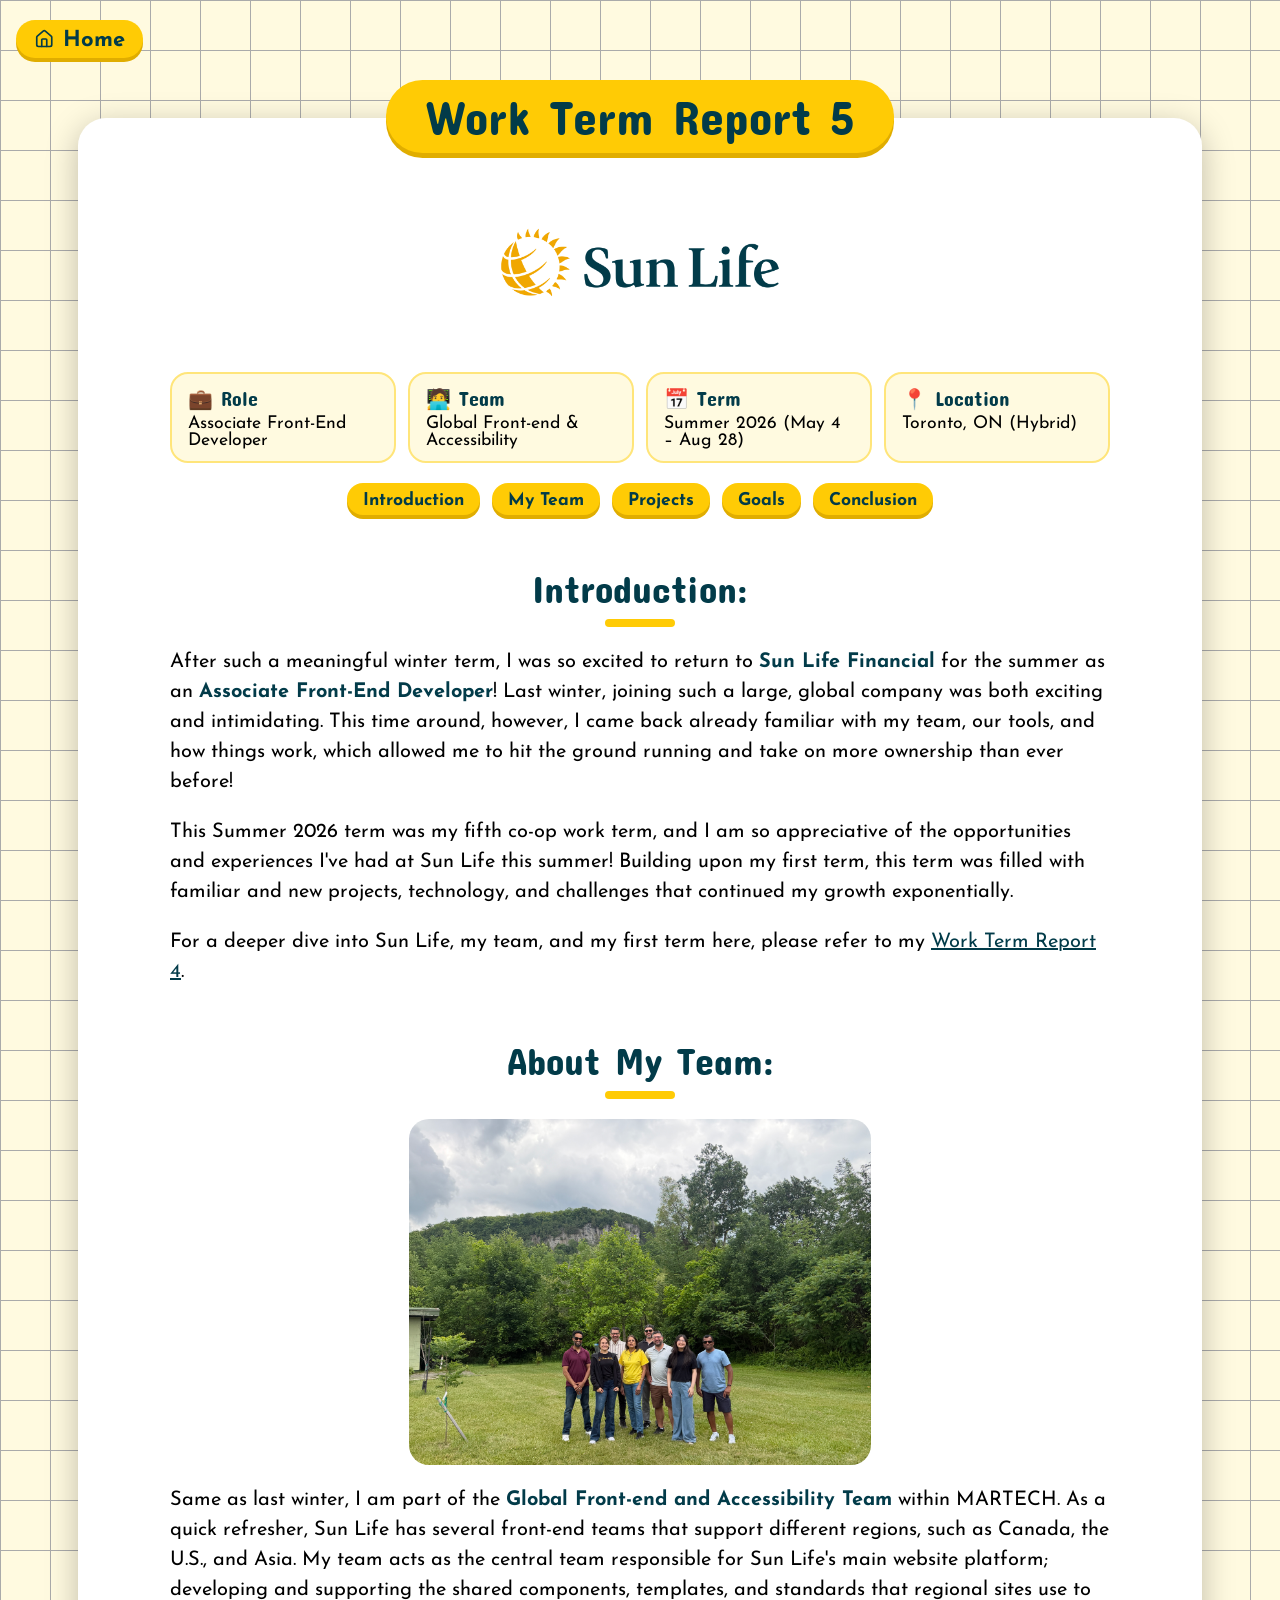
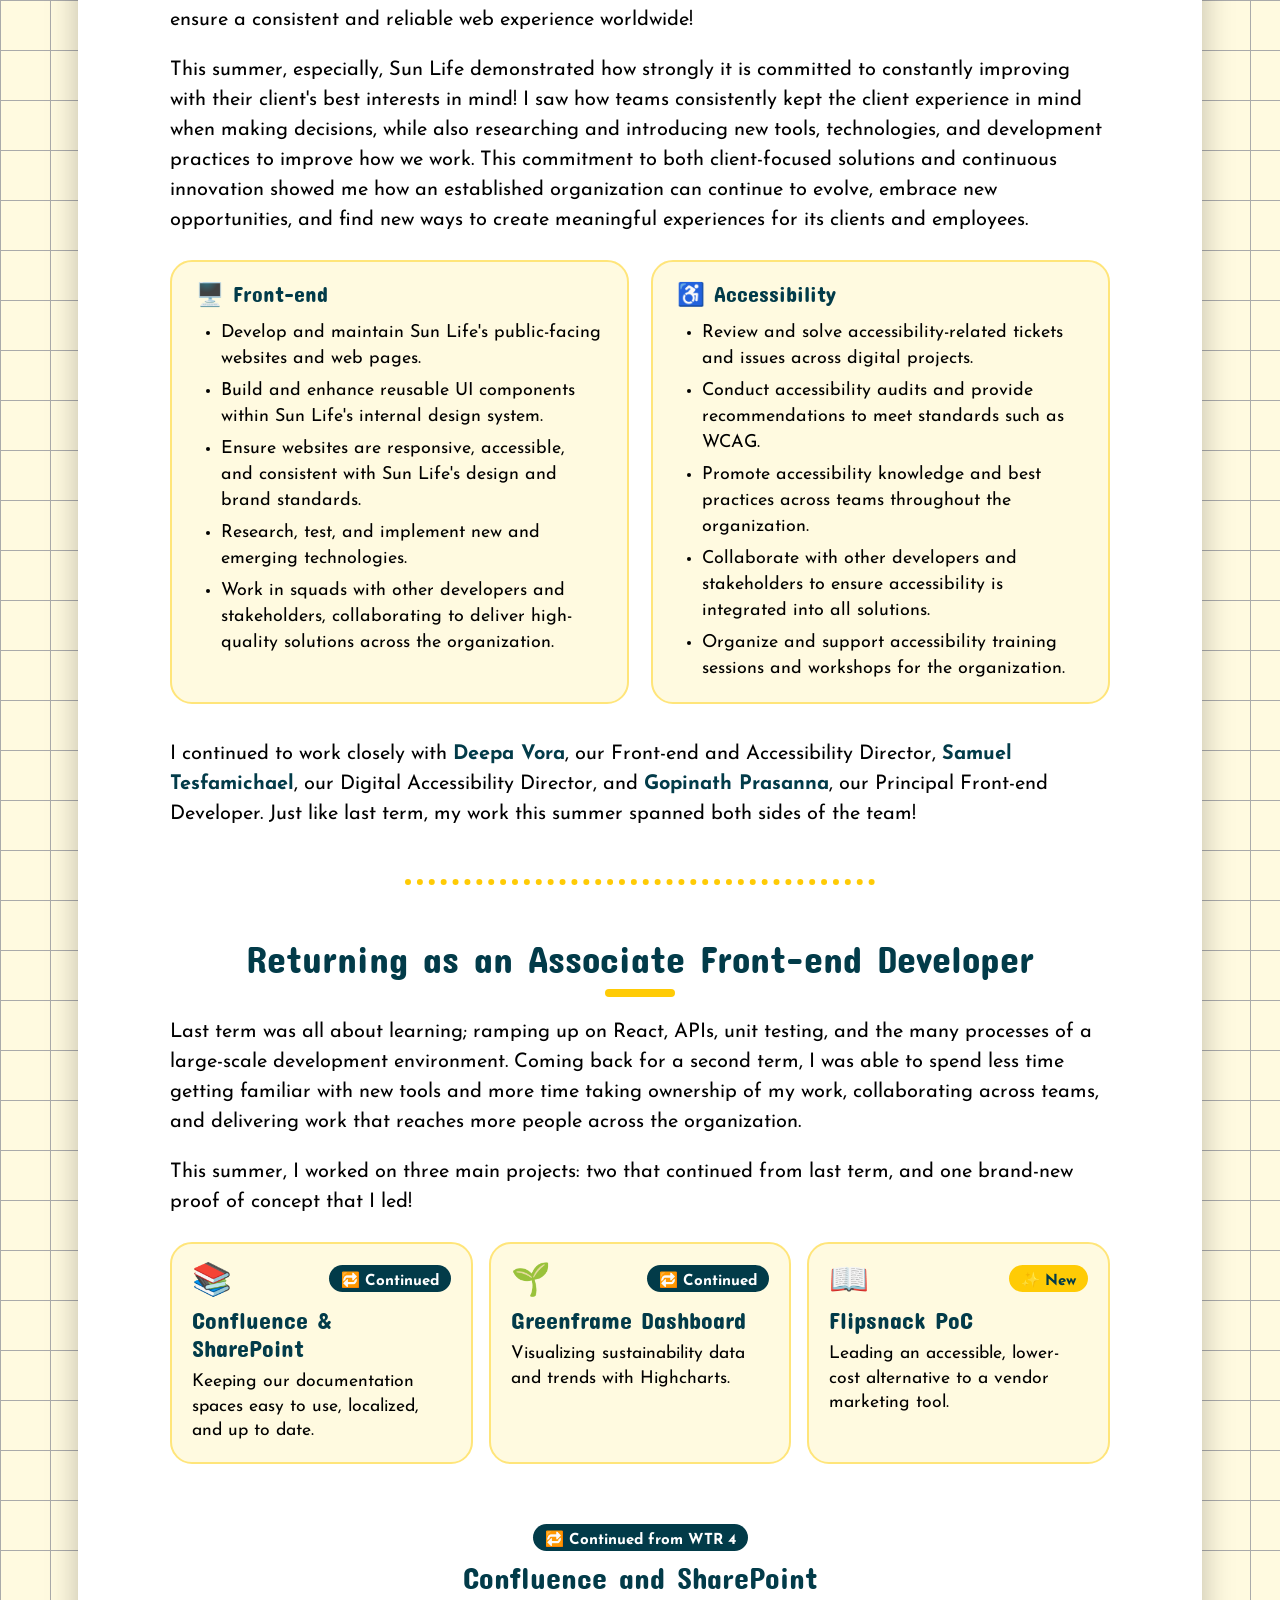
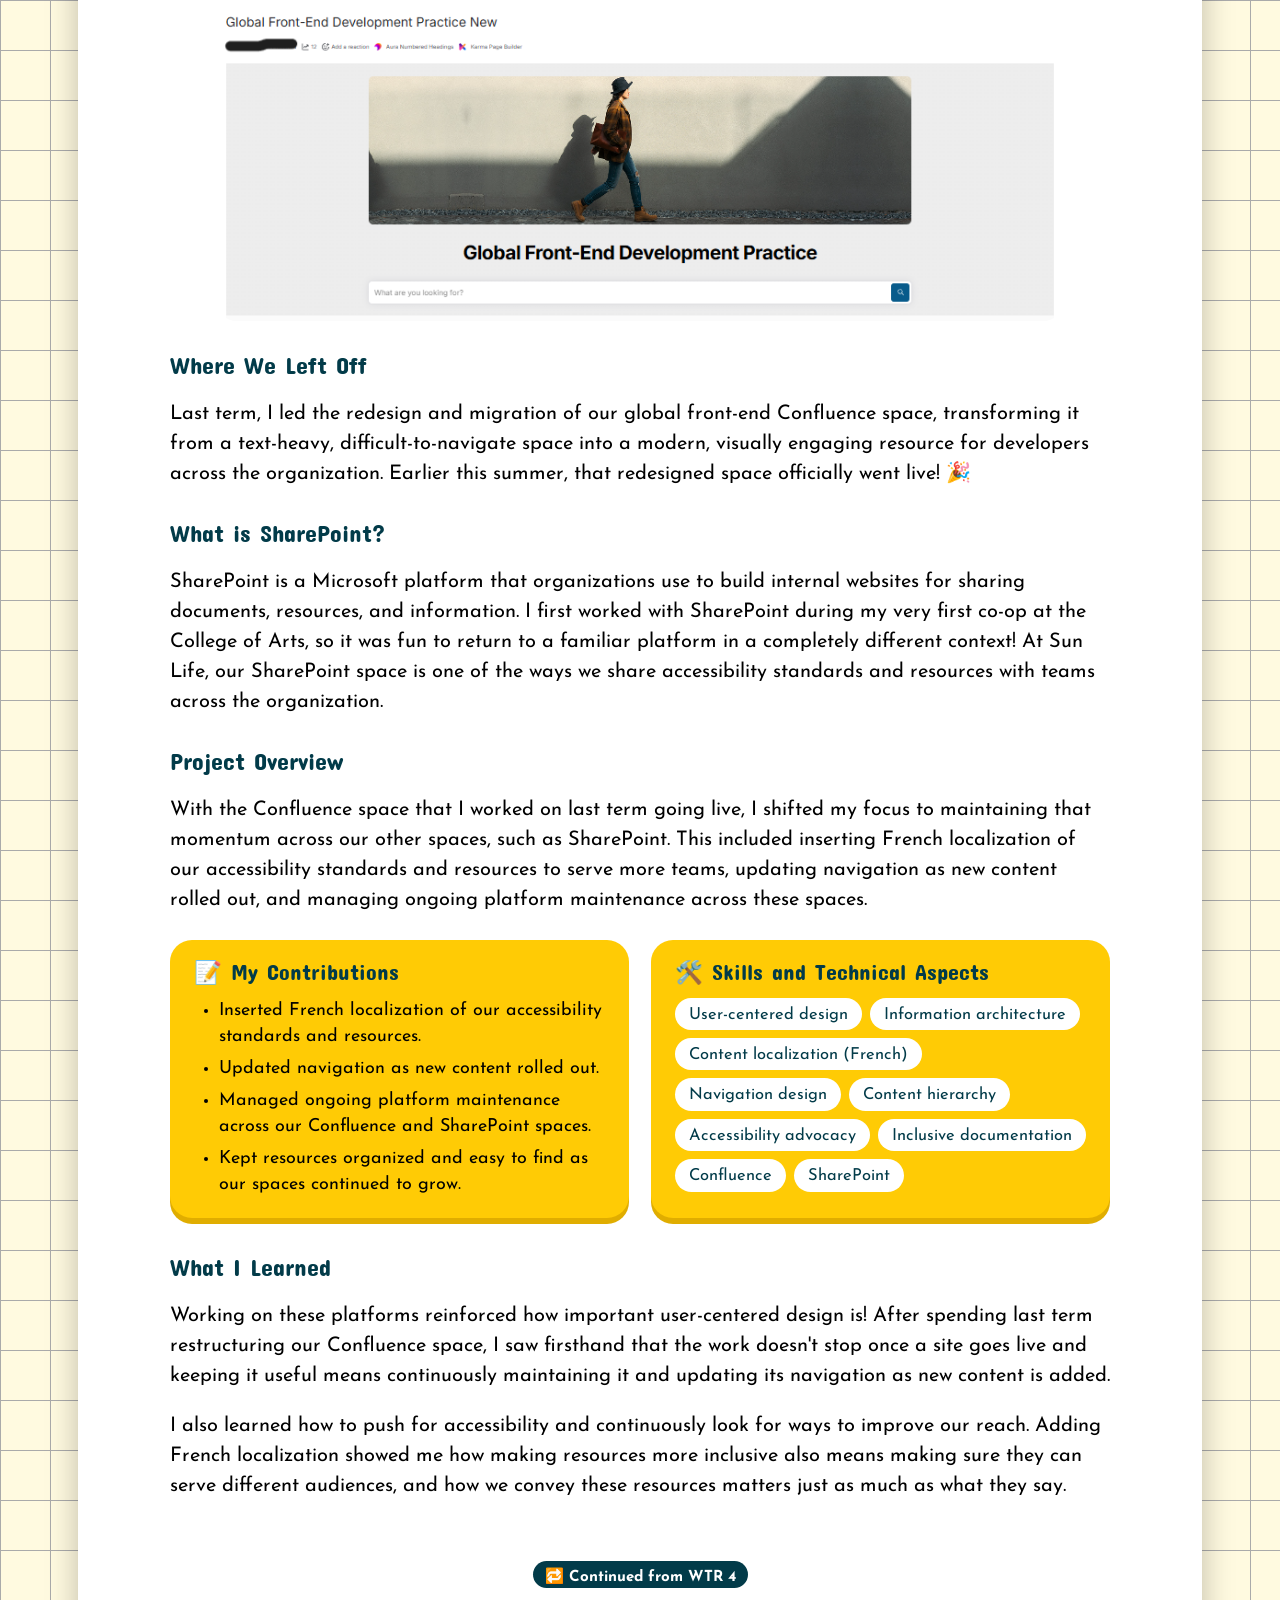
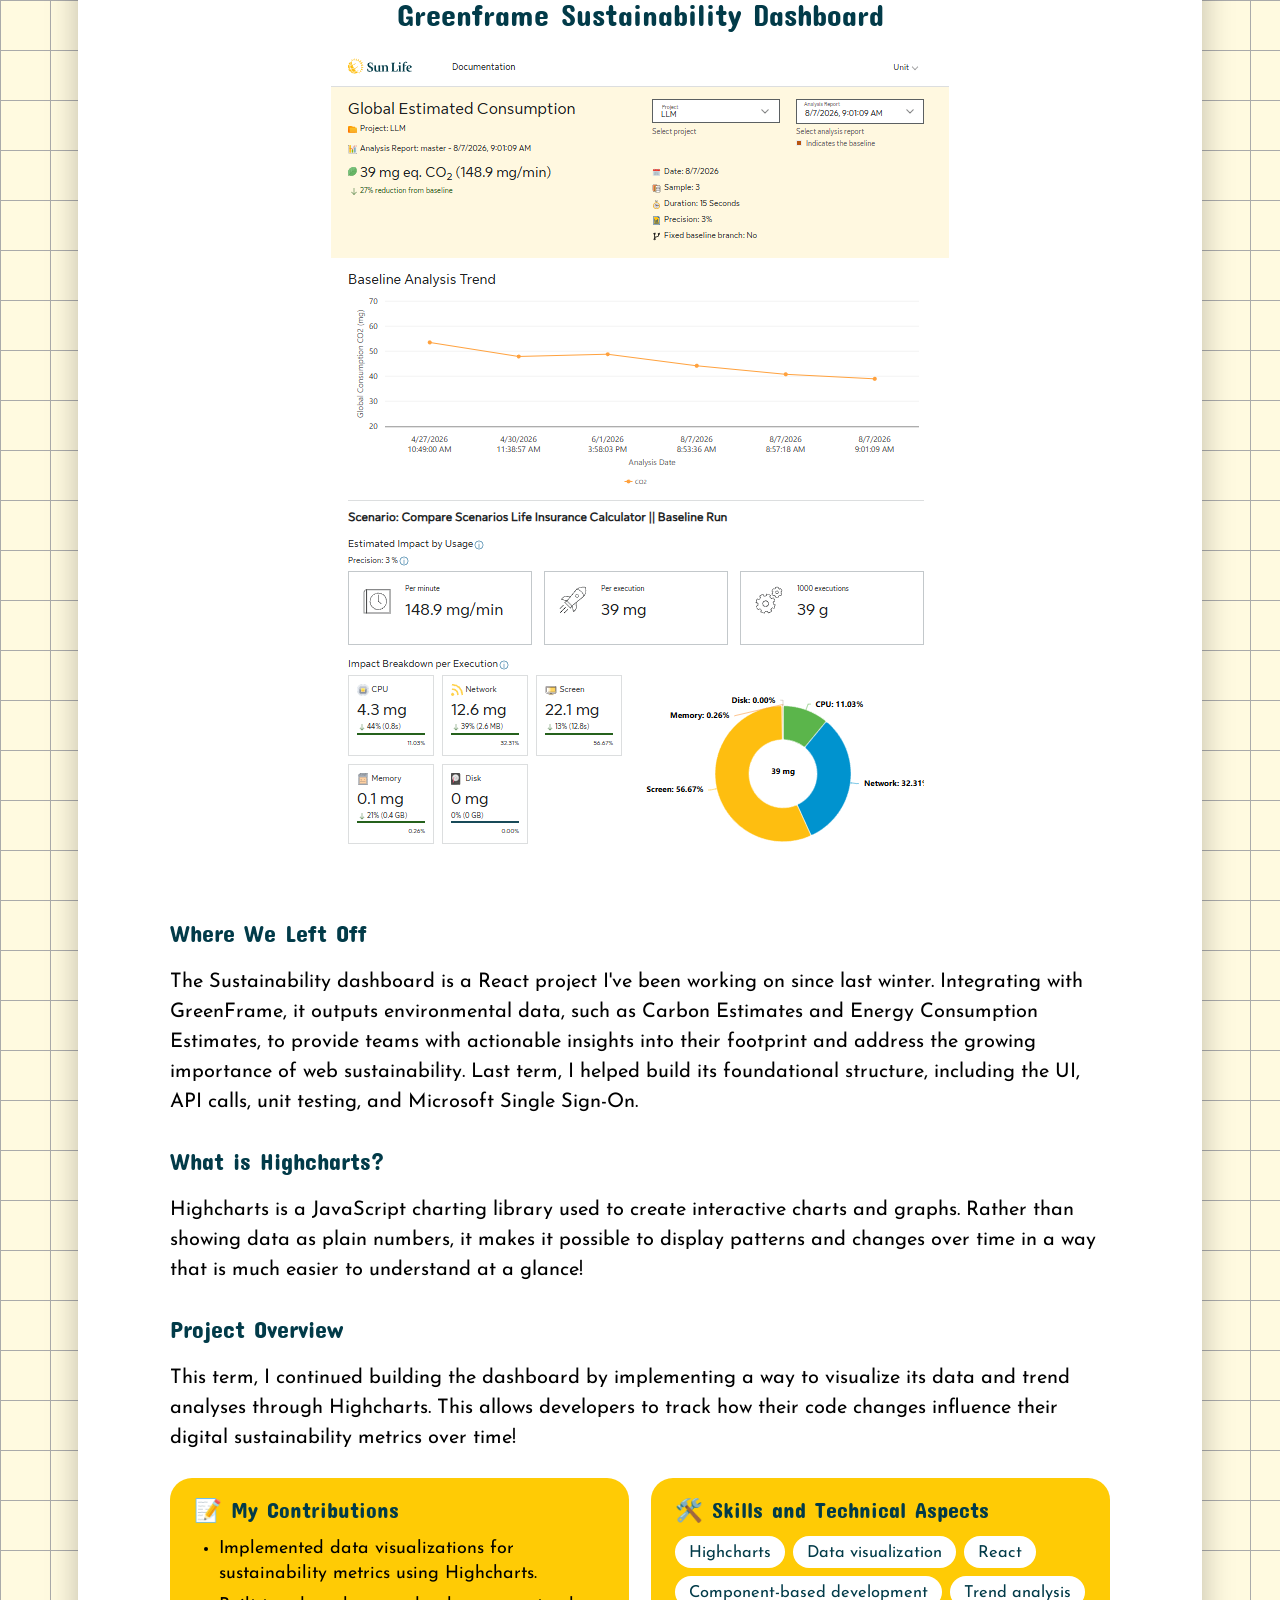
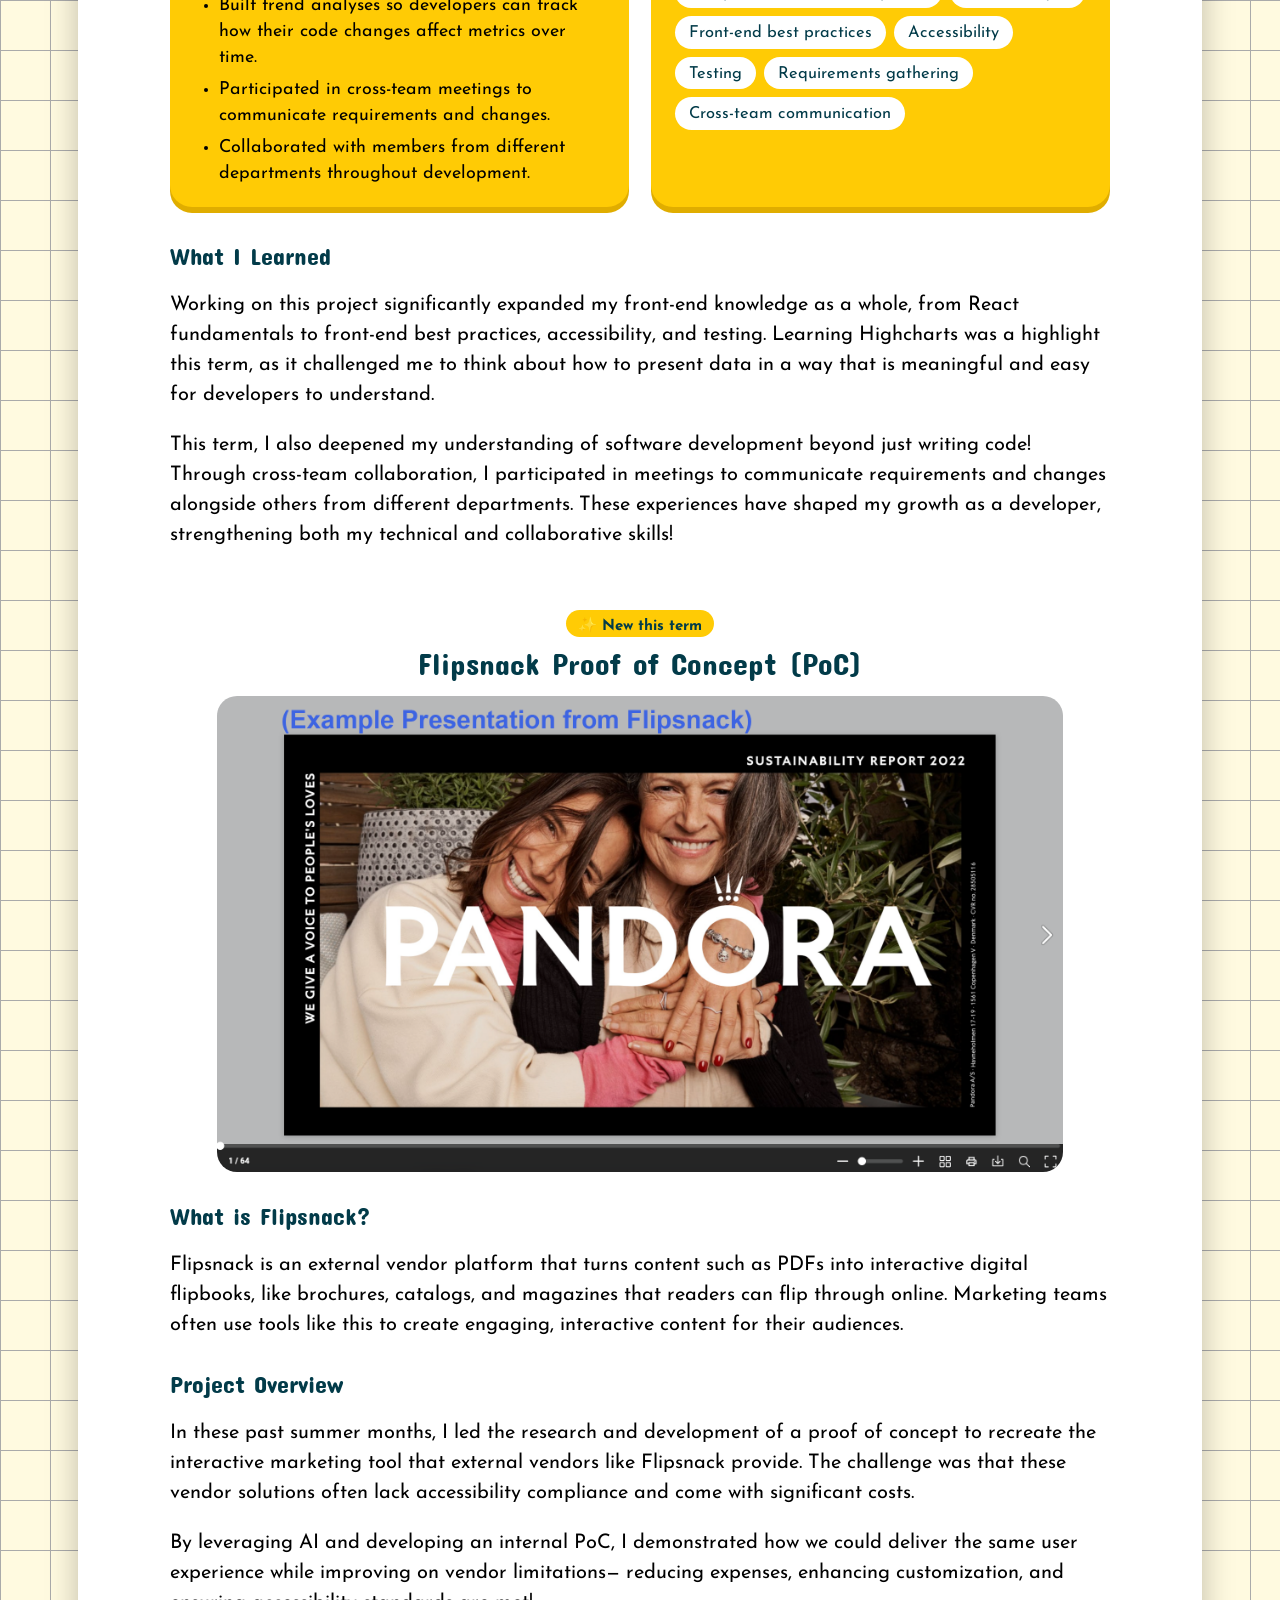
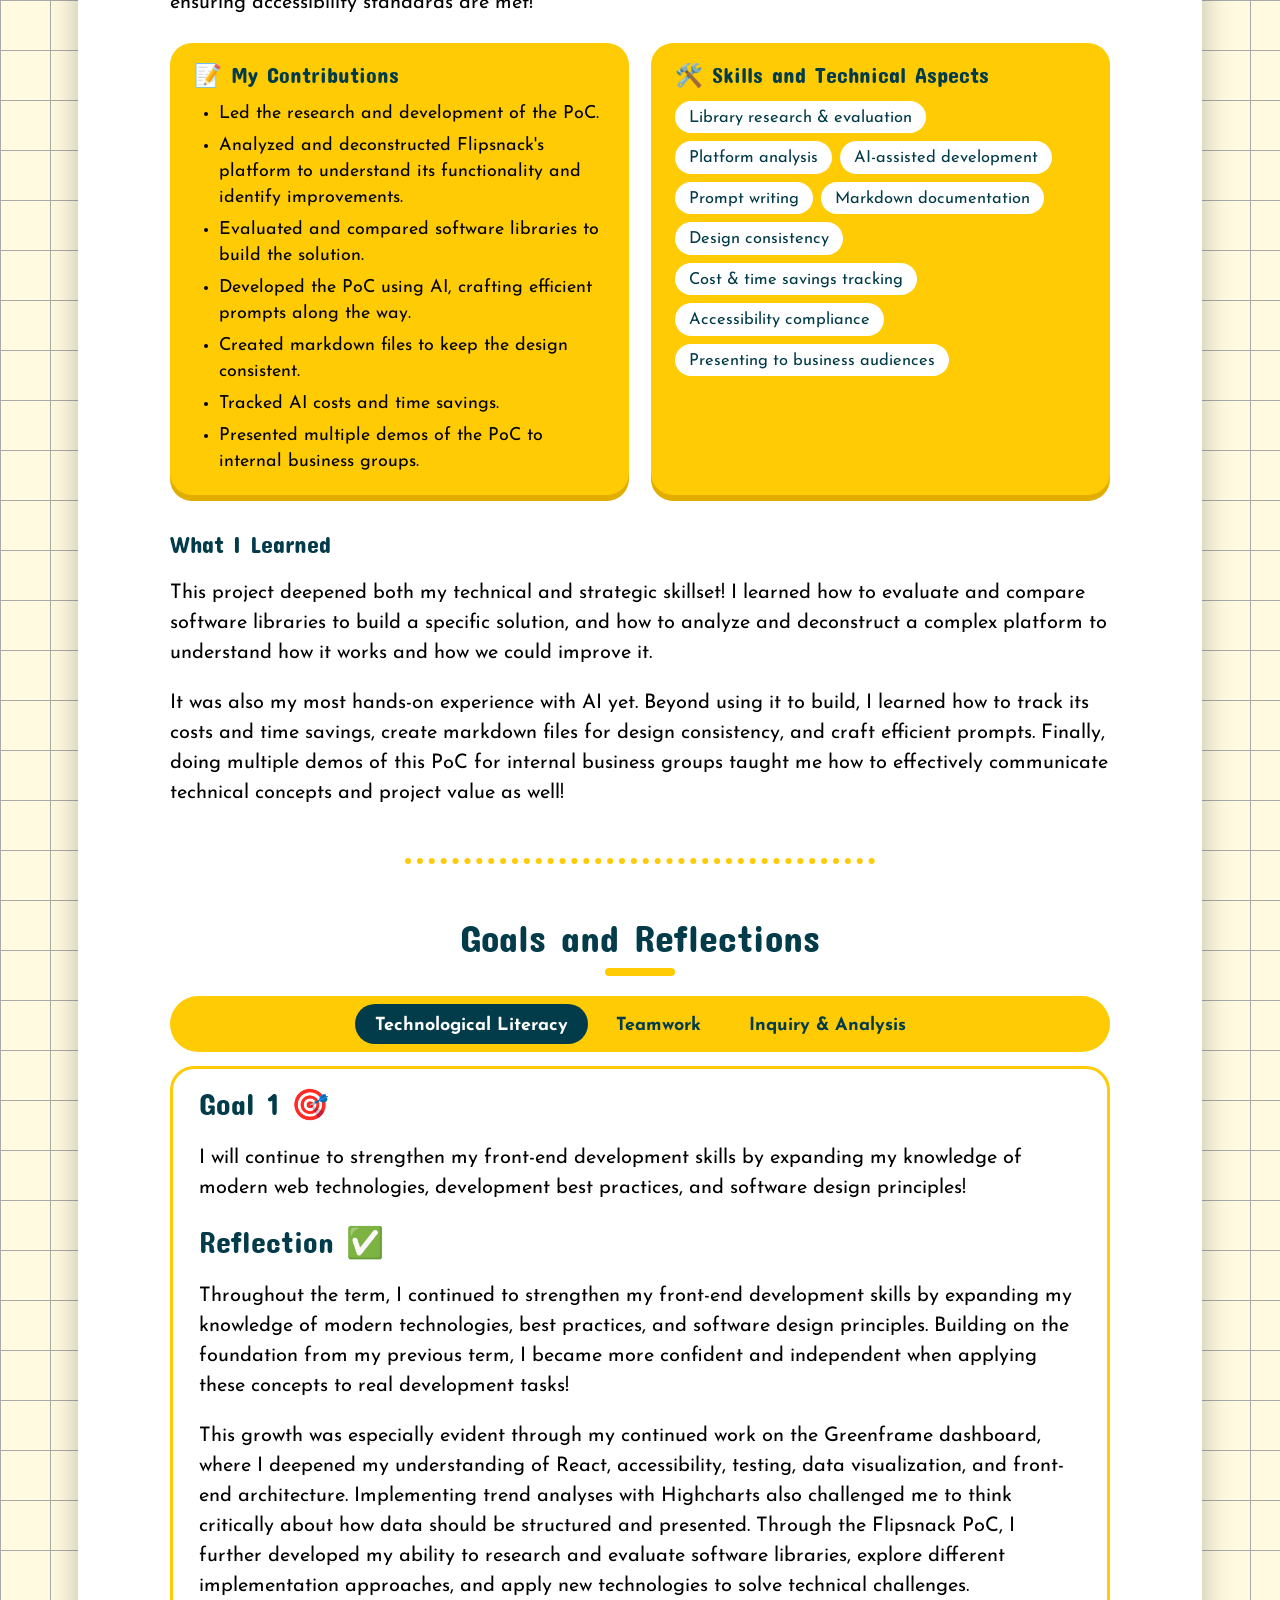
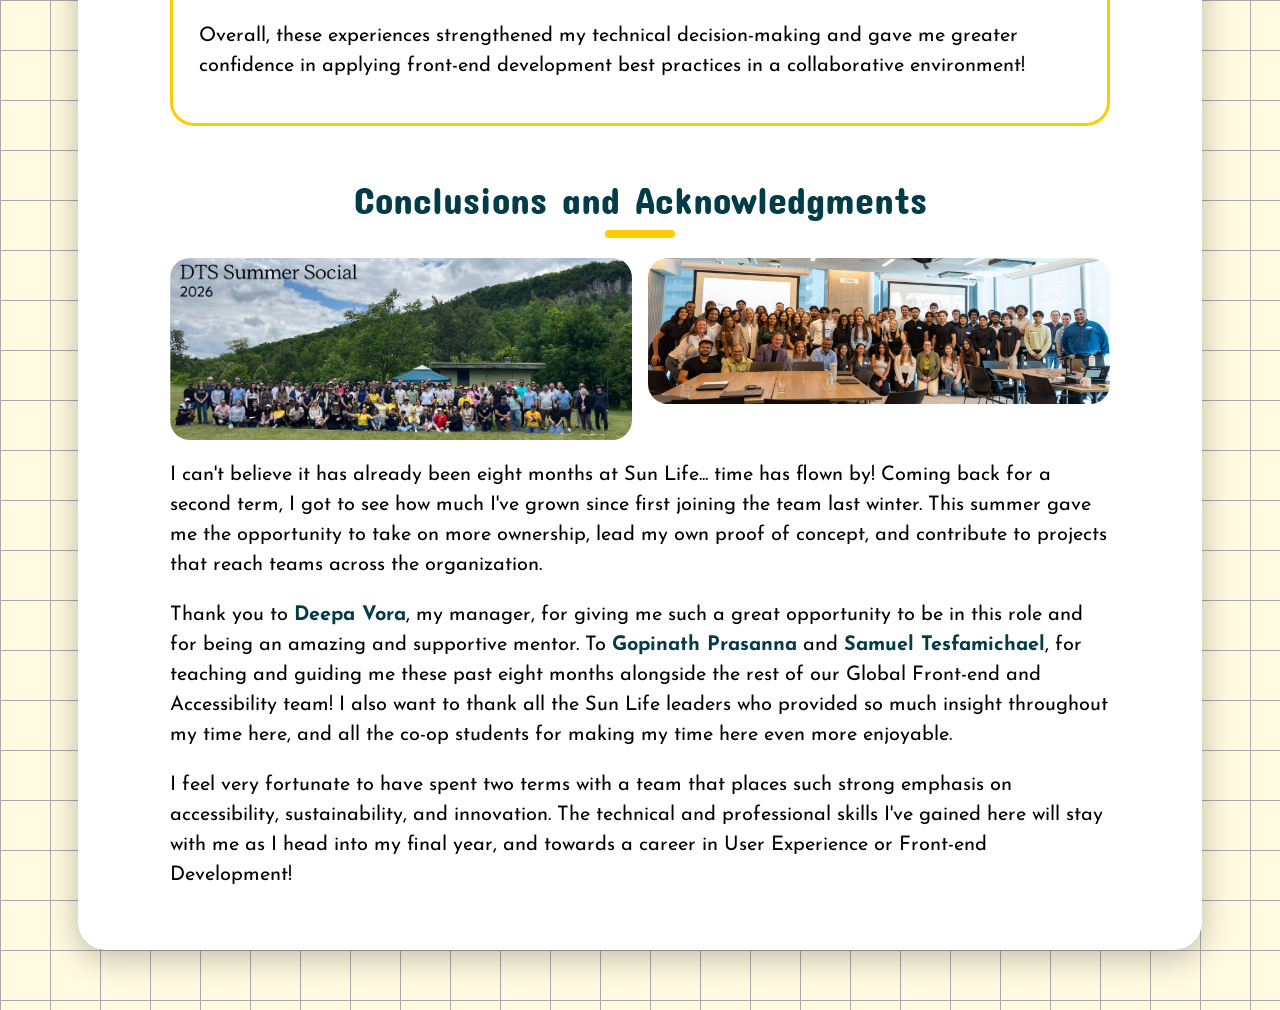
<file: wtr-5.html>
<!DOCTYPE html>
<html lang="en">
<head>
    <meta charset="UTF-8">
    <meta name="viewport" content="width=device-width, initial-scale=1.0">
    <link rel="stylesheet" type="text/css" href="wtr-5.css" />

    <!--Fonts-->
    <style>
        @import url('https://fonts.googleapis.com/css2?family=Concert+One&family=Josefin+Sans:ital,wght@0,100..700;1,100..700&display=swap');
    </style>

    <title>WTR 5</title>
</head>
<body id="top">
    <div id="home-button">
        <a href="index.html"><svg xmlns="http://www.w3.org/2000/svg" width="23" height="20" viewBox="0 0 27 24" fill="none" stroke="currentColor" stroke-width="2" stroke-linecap="round" stroke-linejoin="round" class="lucide lucide-house" aria-hidden="true"><path d="M15 21v-8a1 1 0 0 0-1-1h-4a1 1 0 0 0-1 1v8"/><path d="M3 10a2 2 0 0 1 .709-1.528l7-5.999a2 2 0 0 1 2.582 0l7 5.999A2 2 0 0 1 21 10v9a2 2 0 0 1-2 2H5a2 2 0 0 1-2-2z"/></svg>
            Home</a>
    </div>
    <div id="container">
        <div id="main-container">
            <div id="title-container">
                <h1>Work Term Report 5</h1>
            </div>
            <div id="report-container">
                <div id="image-logo">
                    <img src="images/wtr4/Sun-Life-Logo.png" alt="Sun Life logo">
                </div>

                <!-- Term at a glance -->
                <dl class="glance">
                    <div>
                        <dt>💼 Role</dt>
                        <dd>Associate Front-End Developer</dd>
                    </div>
                    <div>
                        <dt>🧑‍💻 Team</dt>
                        <dd>Global Front-end &amp; Accessibility</dd>
                    </div>
                    <div>
                        <dt>📅 Term</dt>
                        <dd>Summer 2026 (May 4 – Aug 28)</dd>
                    </div>
                    <div>
                        <dt>📍 Location</dt>
                        <dd>Toronto, ON (Hybrid)</dd>
                    </div>
                </dl>

                <nav class="page-nav" aria-label="Report sections">
                    <a href="#introduction">Introduction</a>
                    <a href="#team">My Team</a>
                    <a href="#projects">Projects</a>
                    <a href="#goals">Goals</a>
                    <a href="#conclusion">Conclusion</a>
                </nav>

                <h2 id="introduction">Introduction:</h2>
                <p>After such a meaningful winter term, I was so excited to return to <b>Sun Life Financial</b> for the summer as an
                    <b>Associate Front-End Developer</b>! Last winter, joining such a large, global company was both exciting and intimidating.
                    This time around, however, I came back already familiar with my team, our tools, and how things work, which allowed me
                    to hit the ground running and take on more ownership than ever before!</p>

                <p>This Summer 2026 term was my fifth co-op work term, and I am so appreciative of the opportunities and experiences I've had at Sun Life this summer! 
                    Building upon my first term, this term was filled with familiar and new projects, technology, and challenges that continued my growth exponentially.</p>

                <p>For a deeper dive into Sun Life, my team, and my first term here, please refer to my <a href="wtr-4.html">Work Term Report 4</a>.</p>

                <h2 id="team">About My Team:</h2>
                <div class="image-multiple-container">
                    <img src="images/wtr5/frontend-a11y.jpeg" alt="Front-end and Accessibility team photo">
                </div>
                <p>Same as last winter, I am part of the <b>Global Front-end and Accessibility Team</b> within MARTECH. As a quick refresher,
                    Sun Life has several front-end teams that support different regions, such as Canada, the U.S., and Asia. My team acts as
                    the central team responsible for Sun Life's main website platform; developing and supporting the shared components,
                    templates, and standards that regional sites use to ensure a consistent and reliable web experience worldwide!</p>

                <p>This summer, especially, Sun Life demonstrated how strongly it is committed to constantly improving with their client's best interests in mind!
                    I saw how teams consistently kept the client experience in mind when making decisions, while also researching and introducing new tools, technologies,
                     and development practices to improve how we work. This commitment to both client-focused solutions and continuous innovation showed me how an established 
                     organization can continue to evolve, embrace new opportunities, and find new ways to create meaningful experiences for its clients and employees.</p>

                <div class="boxes">
                    <div class="box cream">
                        <h4>🖥️ Front-end</h4>
                        <ul>
                            <li>Develop and maintain Sun Life's public-facing websites and web pages.</li>
                            <li>Build and enhance reusable UI components within Sun Life's internal design system.</li>
                            <li>Ensure websites are responsive, accessible, and consistent with Sun Life's design and brand standards.</li>
                            <li>Research, test, and implement new and emerging technologies.</li>
                            <li>Work in squads with other developers and stakeholders, collaborating to deliver high-quality solutions across the organization.</li>
                        </ul>
                    </div>
                    <div class="box cream">
                        <h4>♿ Accessibility</h4>
                        <ul>
                            <li>Review and solve accessibility-related tickets and issues across digital projects.</li>
                            <li>Conduct accessibility audits and provide recommendations to meet standards such as WCAG.</li>
                            <li>Promote accessibility knowledge and best practices across teams throughout the organization.</li>
                            <li>Collaborate with other developers and stakeholders to ensure accessibility is integrated into all solutions.</li>
                            <li>Organize and support accessibility training sessions and workshops for the organization.</li>
                        </ul>
                    </div>
                </div>

                <p>I continued to work closely with <b>Deepa Vora</b>, our Front-end and Accessibility Director, <b>Samuel Tesfamichael</b>,
                    our Digital Accessibility Director, and <b>Gopinath Prasanna</b>, our Principal Front-end Developer. Just like last term,
                    my work this summer spanned both sides of the team!</p>

                <hr>

                <h2 id="projects">Returning as an Associate Front-end Developer</h2>
                <p>Last term was all about learning; ramping up on React, APIs, unit testing, and the many processes of a large-scale
                    development environment. Coming back for a second term, I was able to spend less time getting familiar with new tools
                    and more time taking ownership of my work, collaborating across teams, and delivering work that reaches more people
                    across the organization.</p>

                <p>This summer, I worked on three main projects: two that continued from last term, and one brand-new proof of concept that I led!</p>

                <div class="project-cards">
                    <a class="project-card" href="#confluence">
                        <span class="card-top">
                            <span class="card-emoji" aria-hidden="true">📚</span>
                            <span class="badge">🔁 Continued</span>
                        </span>
                        <span class="card-title">Confluence &amp; SharePoint</span>
                        <span class="card-text">Keeping our documentation spaces easy to use, localized, and up to date.</span>
                    </a>
                    <a class="project-card" href="#greenframe">
                        <span class="card-top">
                            <span class="card-emoji" aria-hidden="true">🌱</span>
                            <span class="badge">🔁 Continued</span>
                        </span>
                        <span class="card-title">Greenframe Dashboard</span>
                        <span class="card-text">Visualizing sustainability data and trends with Highcharts.</span>
                    </a>
                    <a class="project-card" href="#flipsnack">
                        <span class="card-top">
                            <span class="card-emoji" aria-hidden="true">📖</span>
                            <span class="badge new">✨ New</span>
                        </span>
                        <span class="card-title">Flipsnack PoC</span>
                        <span class="card-text">Leading an accessible, lower-cost alternative to a vendor marketing tool.</span>
                    </a>
                </div>

                <section class="project" id="confluence">
                    <div class="project-header">
                        <span class="badge">🔁 Continued from WTR 4</span>
                        <h3>Confluence and SharePoint</h3>
                    </div>
                    <div class="image-container">
                        <img src="images/wtr4/confluencebanner.png" alt="Home page of front-end Confluence space">
                    </div>

                    <h4>Where We Left Off</h4>
                    <p>Last term, I led the redesign and migration of our global front-end Confluence space, transforming it from a text-heavy,
                        difficult-to-navigate space into a modern, visually engaging resource for developers across the organization.
                        Earlier this summer, that redesigned space officially went live! 🎉</p>

                    <h4>What is SharePoint?</h4>
                    <p>SharePoint is a Microsoft platform that organizations use to build internal websites for sharing documents, resources,
                        and information. I first worked with SharePoint during my very first co-op at the College of Arts, so it was fun to
                        return to a familiar platform in a completely different context! At Sun Life, our SharePoint space is one of the ways
                        we share accessibility standards and resources with teams across the organization.</p>

                    <h4>Project Overview</h4>
                    <p>With the Confluence space that I worked on last term going live, I shifted my focus to maintaining that momentum across our other spaces, such as SharePoint.
                        This included inserting French localization of our accessibility standards and resources to serve more teams, updating
                        navigation as new content rolled out, and managing ongoing platform maintenance across these spaces.</p>

                    <div class="boxes">
                        <div class="box">
                            <h4>📝 My Contributions</h4>
                            <ul>
                                <li>Inserted French localization of our accessibility standards and resources.</li>
                                <li>Updated navigation as new content rolled out.</li>
                                <li>Managed ongoing platform maintenance across our Confluence and SharePoint spaces.</li>
                                <li>Kept resources organized and easy to find as our spaces continued to grow.</li>
                            </ul>
                        </div>
                        <div class="box">
                            <h4>🛠️ Skills and Technical Aspects</h4>
                            <ul class="chips">
                                <li>User-centered design</li>
                                <li>Information architecture</li>
                                <li>Content localization (French)</li>
                                <li>Navigation design</li>
                                <li>Content hierarchy</li>
                                <li>Accessibility advocacy</li>
                                <li>Inclusive documentation</li>
                                <li>Confluence</li>
                                <li>SharePoint</li>
                            </ul>
                        </div>
                    </div>

                    <h4>What I Learned</h4>
                    <p>Working on these platforms reinforced how important user-centered design is! After spending last term restructuring
                        our Confluence space, I saw firsthand that the work doesn't stop once a site goes live and keeping it useful means
                        continuously maintaining it and updating its navigation as new content is added.</p>

                    <p>I also learned how to push for accessibility and continuously look for ways to improve our reach. Adding French
                        localization showed me how making resources more inclusive also means making sure they can serve different audiences,
                        and how we convey these resources matters just as much as what they say.</p>
                </section>

                <section class="project" id="greenframe">
                    <div class="project-header">
                        <span class="badge">🔁 Continued from WTR 4</span>
                        <h3>Greenframe Sustainability Dashboard</h3>
                    </div>
                    <div class="image-container">
                        <img src="images/wtr5/greenframe-final.png" alt="Greenframe application dashboard">
                    </div>

                    <h4>Where We Left Off</h4>
                    <p>The Sustainability dashboard is a React project I've been working on since last winter. Integrating with GreenFrame, it
                        outputs environmental data, such as Carbon Estimates and Energy Consumption Estimates, to provide teams with actionable
                        insights into their footprint and address the growing importance of web sustainability. Last term, I helped build its
                        foundational structure, including the UI, API calls, unit testing, and Microsoft Single Sign-On.</p>

                    <h4>What is Highcharts?</h4>
                    <p>Highcharts is a JavaScript charting library used to create interactive charts and graphs. Rather than showing data as
                        plain numbers, it makes it possible to display patterns and changes over time in a way that is much easier to understand
                        at a glance!</p>

                    <h4>Project Overview</h4>
                    <p>This term, I continued building the dashboard by implementing a way to visualize its data and trend analyses through
                        Highcharts. This allows developers to track how their code changes influence their digital sustainability metrics over time!</p>

                    <div class="boxes">
                        <div class="box">
                            <h4>📝 My Contributions</h4>
                            <ul>
                                <li>Implemented data visualizations for sustainability metrics using Highcharts.</li>
                                <li>Built trend analyses so developers can track how their code changes affect metrics over time.</li>
                                <li>Participated in cross-team meetings to communicate requirements and changes.</li>
                                <li>Collaborated with members from different departments throughout development.</li>
                            </ul>
                        </div>
                        <div class="box">
                            <h4>🛠️ Skills and Technical Aspects</h4>
                            <ul class="chips">
                                <li>Highcharts</li>
                                <li>Data visualization</li>
                                <li>React</li>
                                <li>Component-based development</li>
                                <li>Trend analysis</li>
                                <li>Front-end best practices</li>
                                <li>Accessibility</li>
                                <li>Testing</li>
                                <li>Requirements gathering</li>
                                <li>Cross-team communication</li>
                            </ul>
                        </div>
                    </div>

                    <h4>What I Learned</h4>
                    <p>Working on this project significantly expanded my front-end knowledge as a whole, from React fundamentals to front-end
                        best practices, accessibility, and testing. Learning Highcharts was a highlight this term, as it challenged me to think
                        about how to present data in a way that is meaningful and easy for developers to understand.</p>

                    <p>This term, I also deepened my understanding of software development beyond just writing code! Through cross-team
                        collaboration, I participated in meetings to communicate requirements and changes alongside others from different
                        departments. These experiences have shaped my growth as a developer, strengthening both my technical and collaborative skills!</p>
                </section>

                <section class="project" id="flipsnack">
                    <div class="project-header">
                        <span class="badge new">✨ New this term</span>
                        <h3>Flipsnack Proof of Concept (PoC)</h3>
                    </div>
                    <div class="image-container">
                        <!-- TODO: replace with <img src="images/wtr5/flipsnack-poc.png" alt="Describe the screenshot"> -->
                        <img src="images/wtr5/flipsnack-ex.png" alt="Screenshot of an example Flipsnack presentation">
                    </div>

                    <h4>What is Flipsnack?</h4>
                    <p>Flipsnack is an external vendor platform that turns content such as PDFs into interactive digital flipbooks, like brochures,
                        catalogs, and magazines that readers can flip through online. Marketing teams often use tools like this to create engaging,
                        interactive content for their audiences.</p>

                    <h4>Project Overview</h4>
                    <p>In these past summer months, I led the research and development of a proof of concept to recreate the interactive marketing tool 
                        that external vendors like Flipsnack provide. The challenge was that these vendor solutions often lack accessibility compliance and come with significant costs.</p>

                    <p>By leveraging AI and developing an internal PoC, I demonstrated how we could deliver the same user experience while improving
                        on vendor limitations— reducing expenses, enhancing customization, and ensuring accessibility standards are met!</p>

                    <div class="boxes">
                        <div class="box">
                            <h4>📝 My Contributions</h4>
                            <ul>
                                <li>Led the research and development of the PoC.</li>
                                <li>Analyzed and deconstructed Flipsnack's platform to understand its functionality and identify improvements.</li>
                                <li>Evaluated and compared software libraries to build the solution.</li>
                                <li>Developed the PoC using AI, crafting efficient prompts along the way.</li>
                                <li>Created markdown files to keep the design consistent.</li>
                                <li>Tracked AI costs and time savings.</li>
                                <li>Presented multiple demos of the PoC to internal business groups.</li>
                            </ul>
                        </div>
                        <div class="box">
                            <h4>🛠️ Skills and Technical Aspects</h4>
                            <ul class="chips">
                                <li>Library research &amp; evaluation</li>
                                <li>Platform analysis</li>
                                <li>AI-assisted development</li>
                                <li>Prompt writing</li>
                                <li>Markdown documentation</li>
                                <li>Design consistency</li>
                                <li>Cost &amp; time savings tracking</li>
                                <li>Accessibility compliance</li>
                                <li>Presenting to business audiences</li>
                            </ul>
                        </div>
                    </div>

                    <h4>What I Learned</h4>
                    <p>This project deepened both my technical and strategic skillset! I learned how to evaluate and compare software libraries
                        to build a specific solution, and how to analyze and deconstruct a complex platform to understand how it works and how we
                        could improve it.</p>

                    <p>It was also my most hands-on experience with AI yet. Beyond using it to build, I learned how to track its costs and time
                        savings, create markdown files for design consistency, and craft efficient prompts. Finally, doing multiple demos of this
                        PoC for internal business groups taught me how to effectively communicate technical concepts and project value as well!</p>
                </section>
                <hr>

                <h2 id="goals">Goals and Reflections</h2>
                <!-- Tab links -->
                <div class="tab" role="tablist" aria-label="Learning goals">
                    <button type="button" class="tablinks active" role="tab" id="tab-goal1" aria-controls="goal1" aria-selected="true">Technological Literacy</button>
                    <button type="button" class="tablinks" role="tab" id="tab-goal2" aria-controls="goal2" aria-selected="false" tabindex="-1">Teamwork</button>
                    <button type="button" class="tablinks" role="tab" id="tab-goal3" aria-controls="goal3" aria-selected="false" tabindex="-1">Inquiry &amp; Analysis</button>
                </div>

                <!-- Tab content -->
                <div id="goal1" class="tabcontent" role="tabpanel" aria-labelledby="tab-goal1" tabindex="0">
                    <h3>Goal 1 🎯</h3>
                    <p>I will continue to strengthen my front-end development skills by expanding my knowledge of modern web technologies,
                        development best practices, and software design principles!</p>
                    <h3>Reflection ✅</h3>
                    <p>	Throughout the term, I continued to strengthen my front-end development skills by expanding my knowledge of modern technologies,
                         best practices, and software design principles. Building on the foundation from my previous term, 
                         I became more confident and independent when applying these concepts to real development tasks!</p>
                    <p>This growth was especially evident through my continued work on the Greenframe dashboard, where I deepened my understanding 
                         of React, accessibility, testing, data visualization, and front-end architecture. Implementing trend analyses with Highcharts 
                         also challenged me to think critically about how data should be structured and presented. Through the Flipsnack PoC, I further 
                         developed my ability to research and evaluate software libraries, explore different implementation approaches, and apply 
                         new technologies to solve technical challenges.</p>
                    <p>Overall, these experiences strengthened my technical decision-making and gave me greater confidence in applying front-end development best practices in a collaborative environment!</p>
                </div>

                <div id="goal2" class="tabcontent" role="tabpanel" aria-labelledby="tab-goal2" tabindex="0" hidden>
                    <h3>Goal 2 🎯</h3>
                    <p>I will continue to strengthen my collaboration and communication skills by becoming a more active participant in team
                        discussions and meetings, and decision-making processes. As I gain more experience and confidence in my role, I wish to
                        contribute more meaningfully to conversations beyond my individual development tasks and support the team's shared goals
                        and initiatives.</p>
                    <h3>Reflection ✅</h3>
                    <p>	I continued to strengthen my collaboration and communication skills by becoming a more active participant in team discussions, 
                        meetings, and decision-making processes! As I became more comfortable in my role, I gained confidence in sharing my ideas and 
                        asking questions.</p>
                    <p>My work on the Greenframe dashboard provided valuable opportunities to collaborate with team members and stakeholders from 
                        different departments, particularly through discussions around requirements, changes, and implementation decisions. While 
                        working on the Flipsnack PoC as well, I initiated and led stand-up meetings with other team members and actively participated 
                        in project discussions. Perhaps one of the biggest indicators of my growth is that I even hosted a discussion workshop with my 
                        whole Front-end and Accessibility Team, leading and facilitating the discussion!</p>
                    <p>Overall, these experiences helped me become a more confident and engaged team member while strengthening my ability to communicate 
                        and collaborate effectively toward shared goals.</p>
                </div>

                <div id="goal3" class="tabcontent" role="tabpanel" aria-labelledby="tab-goal3" tabindex="0" hidden>
                    <h3>Goal 3 🎯</h3>
                    <p>As artificial intelligence continues to play an increasingly significant role in the technology industry, I would like
                        to strengthen my understanding of AI tools, trends, and applications relevant to my work.</p>
                    <h3>Reflection ✅</h3>
                    <p>I strengthened my understanding of AI tools and their applications within software development by gaining hands-on experience 
                        incorporating AI into my development workflow. This was especially evident through the Flipsnack PoC, where I used AI to 
                        support development, create markdown files for design consistency, and develop more effective prompting strategies. I also 
                        tracked the time and costs associated with using AI, allowing me to better understand its practical benefits and limitations.</p>
                    <p>Through this experience, I learned the importance of critically evaluating AI-generated suggestions rather than relying 
                        on them without validation. I became more comfortable identifying where AI could improve efficiency while still applying 
                        my own technical knowledge and judgment.</p>
                    <p>Overall, this experience gave me a stronger understanding of how AI can be used responsibly and effectively as a development tool.</p>
                </div>

                <h2 id="conclusion">Conclusions and Acknowledgments</h2>
                <div class="image-multiple-container">
                    <img src="images/wtr5/DTS-summer-social.png" alt="Group photo of Sun Life employees at a summer social event.">
                    <img src="images/wtr5/BTB-s26.png" alt="Co-op event group photo of Sun Life co-op students and leaders.">
                </div>
                <p>I can't believe it has already been eight months at Sun Life... time has flown by! Coming back for a second term, I got
                    to see how much I've grown since first joining the team last winter. This summer gave me the opportunity to take on
                    more ownership, lead my own proof of concept, and contribute to projects that reach teams across the organization.</p>

                <p>Thank you to <b>Deepa Vora</b>, my manager, for giving me such a great opportunity to be in this role and for being an
                    amazing and supportive mentor. To <b>Gopinath Prasanna</b> and <b>Samuel Tesfamichael</b>, for teaching and guiding me
                    these past eight months alongside the rest of our Global Front-end and Accessibility team! I also want to thank all
                    the Sun Life leaders who provided so much insight throughout my time here, and all the co-op students for making my
                    time here even more enjoyable.</p>

                <p>I feel very fortunate to have spent two terms with a team that places such strong emphasis on accessibility, sustainability,
                    and innovation. The technical and professional skills I've gained here will stay with me as I head into my final year,
                    and towards a career in User Experience or Front-end Development!</p>
            </div>
        </div>
    </div>

    <a href="#top" class="to-top" aria-label="Back to top" hidden><svg xmlns="http://www.w3.org/2000/svg" width="24" height="24" viewBox="0 0 24 24" fill="none" stroke="currentColor" stroke-width="3" stroke-linecap="round" stroke-linejoin="round" aria-hidden="true"><path d="m5 12 7-7 7 7"/><path d="M12 19V5"/></svg></a>

    <script>
    // Goals and Reflections tabs
    var tabs = document.querySelectorAll('.tablinks');

    function openTab(selectedTab) {
        tabs.forEach(function (tab) {
            var isSelected = tab === selectedTab;
            tab.classList.toggle('active', isSelected);
            tab.setAttribute('aria-selected', isSelected);
            tab.tabIndex = isSelected ? 0 : -1;
            document.getElementById(tab.getAttribute('aria-controls')).hidden = !isSelected;
        });
    }

    tabs.forEach(function (tab, index) {
        tab.addEventListener('click', function () {
            openTab(tab);
        });

        // Arrow, Home, and End keys move between tabs for keyboard users
        tab.addEventListener('keydown', function (evt) {
            var newIndex;
            if (evt.key === 'ArrowRight') newIndex = (index + 1) % tabs.length;
            else if (evt.key === 'ArrowLeft') newIndex = (index - 1 + tabs.length) % tabs.length;
            else if (evt.key === 'Home') newIndex = 0;
            else if (evt.key === 'End') newIndex = tabs.length - 1;
            else return;

            evt.preventDefault();
            openTab(tabs[newIndex]);
            tabs[newIndex].focus();
        });
    });

    // Show the back-to-top bubble once the reader scrolls down
    var toTop = document.querySelector('.to-top');
    window.addEventListener('scroll', function () {
        toTop.hidden = window.scrollY < 600;
    }, { passive: true });
    </script>
</body>
</html>
</file>
<file: style.css>
body {
    background-size: 50px 50px;
    background-image:
      linear-gradient(to right, #aaaaaa 1px, transparent 1px),
      linear-gradient(to bottom, #aaaaaa 1px, transparent 1px);
    background-color: #bfd2b6;
}

#container {
    display: flex;
    align-items: center;
    justify-content: space-between;
    margin: 0  auto;
    position: relative;
    margin-top: 60px;
    width: 80%;
    justify-content: center; /* Centers the buttons horizontally */

}

#main-container {
    background-color: #f2eed7;
    width: 80%;
    position: relative;
    padding: 20px; 
    box-shadow: 0 8px 32px 0 rgba(0, 0, 0, 0.37);
    border-radius: 3px;
    overflow: visible;
}

#main-container h1 {
    font-family: Concert One;
    color: #4a7c59;
    position: relative;
    margin-top: -55px;
    display: flex;
    font-size: 300%;
}

#main-container h2 {
    font-family: Concert One;
    color: #4a7c59;
    position: relative;
    margin-top: -55px;
    display: flex;
    font-size: 250%;
    text-decoration: none;
}

#main-container p {
    font-family: Josefin Sans;
    color: #4a7c59;
    position: relative;
    margin-top: -15px;
    font-size: 125%;
}

#flex-container {
    display: flex;
    flex-wrap: wrap; /* Wrapping of elements to keep within container */
    align-items: flex-start; /* Align items at the start of the container */
    gap: 20px; /* Space between the items */
}

#image-container {
    flex: 1;
    min-width: 240px; /* Ensures a minimum width for responsiveness */
}

#image-container img {
    width: 100%;
}

#sub-container {
    flex: 1;
    min-width: 200px;
    background: #8fc0a9;
    border-radius: 3px;
    
    padding: 15px;
    height: auto;
    position: relative;
    word-break: break-word;
}

#sub-container h2 {
    font-family: Concert One;
    color: #f2eed7;
    position: relative;
    margin-top: -10px;
    display: flex;
    font-size: 250%;
}

#sub-container p {
    font-family: Josefin Sans;
    color: #f2eed7;
    position: relative;
    display: flex;
    font-size: 140%;
}

.icon-text {
    display: flex;
    align-items: center;
    gap: 5px;
}

.icon-text svg {
    flex-shrink: 0;
}

.icon-text p {
    margin: 0;
    font-family: 'Josefin Sans', sans-serif;
    color: #4a7c59;
    font-size: 125%;
    position: relative;
}

#wtr-container {
    flex: 1;
    gap: 10px;
    background: #8fc0a9;
    border-radius: 3px;
    position: relative;
    word-break: break-word;
    display: flex;
    align-items: center;
    justify-content: left;
    flex-wrap: wrap;
}

#button-container {
    width: 150px;
    gap: 10px;
    border-radius: 3px;
    padding: 20px;
    position: relative;
    display: flex;
    flex-wrap: wrap;
    justify-content: left;
}

#button-container .button {
    width: 150px; 
    max-width: 100%; 
    max-height: 100%; 
    display: flex;
    align-items: center;
    justify-content: center;
}

.button a {
    background-color: #62A787;
    color: #FAF3DD;
    padding: 7px;
    font-size: 24px;
    font-family: Josefin Sans;
    text-align: center;
    text-decoration: none;
    display: flex;
    box-sizing: border-box; /* Ensures padding and border are included in the width */
    transition: background-color 0.3s ease, transform 0.3s ease; /* Smooth transition effect */
    border-radius: 3px; /* Adds rounded corners */
}

.button a:hover {
    background-color: #4E8A6E;
}

#home-button a {
    justify-content: center;
}

#home-button .button {
    width: 150px;
    height: 50px; 
    max-width: 100%; 
    max-height: 100%; 
    display: flex;
    align-items: center;
    justify-content: center;
}
</file>
<file: wtr.css>
body {
    background-size: 50px 50px;
    background-image:
      linear-gradient(to right, #aaaaaa 1px, transparent 1px),
      linear-gradient(to bottom, #aaaaaa 1px, transparent 1px);
    background-color: #bfd2b6;
}

ul {
    font-family: Josefin Sans;
    color: #4a7c59;
    position: relative;
    margin-top: -15px;
    font-size: 125%;
}

ul ul {
    font-size: inherit;
    margin-top: 5px;
}

a {
    color: #4B7C7B;
}

#container {
    display: flex;
    align-items: center;
    justify-content: space-between;
    margin: 0  auto;
    position: relative;
    margin-top: 60px;
    width: 90%;
    justify-content: center; /* Centers the buttons horizontally */

}

#main-container {
    background-color: #f2eed7;
    width: 100%;
    position: relative;
    padding: 20px; 
    box-shadow: 0 8px 32px 0 rgba(0, 0, 0, 0.37);
    border-radius: 3px;
    overflow: visible;
}

#main-container ul, ul ul {
    color: #4a7c59;
}

#title-container {
    width: 100%;
}

#title-container h1 {
    font-family: Concert One;
    color: #FAF3DD;
    position: relative;
    background-color: #4A7C59;
    justify-content: center;
    border-radius: 3px;
    width: 50%;
    margin: auto;
    margin-top: -55px;
    display: flex;
    font-size: 300%;
    text-align: center;
}

#main-container h2 {
    font-family: Concert One;
    color: #4a7c59;
    position: relative;
    margin-top: -15px;
    display: flex;
    font-size: 240%;
}

#main-container p {
    font-family: Josefin Sans;
    color: #4a7c59;
    position: relative;
    font-size: 125%;
}

#report-container h2 {
    margin-top: 0px;
}

#image-container {
    display: flex; /* Enables flexbox */
    justify-content: center; /* Centers images horizontally */
    align-items: center; /* Centers images vertically */
}

#image-container img {
    max-width: 80%;
    min-width: 200px; /* Ensures a minimum width for responsiveness */
    display: block; /* Removes inline image margins */
    border-radius: 5px;
    border: 3px solid #8fc0a9;
}


#image-multiple-container {
    display: flex; /* Enables flexbox */
    justify-content: center; /* Centers images horizontally */
    align-items: baseline; /* Centers images vertically */
    flex-wrap: wrap; /* Ensures images wrap when there's not enough space */
    gap: 10px; /* Adds some spacing between images */
}


/* Media query for smaller screens */
@media (max-width: 500px) {
    #image-multiple-container {
        flex-direction: column; /* Stacks images vertically on smaller screens */
    }
}

#image-multiple-container img {
    max-width: 40%;
    min-width: 200px; /* Ensures a minimum width for responsiveness */
    display: block; /* Removes inline image margins */
    border-radius: 5px;
    border: 3px solid #8fc0a9;
}

.icon-text {
    display: flex;
    align-items: center;
    gap: 5px;
}

.icon-text svg {
    flex-shrink: 0;
}

.icon-text p {
    margin: 0;
    font-family: 'Josefin Sans', sans-serif;
    color: #4a7c59;
    font-size: 125%;
    position: relative;
}

#wtr-container {
    flex: 1;
    gap: 10px;
    background: #8fc0a9;
    border-radius: 3px;
    position: relative;
    word-break: break-word;
    display: flex;
    align-items: center;
    justify-content: left;
    flex-wrap: wrap;
}

#button-container {
    width: 150px;
    gap: 10px;
    border-radius: 3px;
    padding: 20px;
    position: relative;
    display: flex;
    flex-wrap: wrap;
    justify-content: left;
}

#button-container .button {
    width: 150px; 
    max-width: 100%; 
    max-height: 100%; 
    display: flex;
    align-items: center;
    justify-content: center;
}

.button a {
    background-color: #62A787;
    color: #FAF3DD;
    padding: 7px;
    font-size: 24px;
    font-family: Josefin Sans;
    text-align: center;
    text-decoration: none;
    display: flex;
    box-sizing: border-box; /* Ensures padding and border are included in the width */
    transition: background-color 0.3s ease, transform 0.3s ease; /* Smooth transition effect */
    border-radius: 3px; /* Adds rounded corners */
}

.button a:hover {
    background-color: #4E8A6E;
    transform: scale(1.02);
}

#home-button a {
    justify-content: center;
}

#home-button .button {
    width: 150px;
    height: 50px; 
    max-width: 100%; 
    max-height: 100%; 
    display: flex;
    align-items: center;
    justify-content: center;
}

/* Style the tab */
.tab1 {
    overflow: hidden;
    border: 2px solid #8FC0A9;
    background-color: #8FC0A9;
    border-radius: 5px 5px 0px 0px;
  }
  
  /* Style the buttons that are used to open the tab content */
  .tab1 button {
    background-color: inherit;
    float: left;
    border: none;
    outline: none;
    cursor: pointer;
    padding: 14px 16px;
    transition: 0.3s;
    font-family: Josefin Sans;
    font-weight: bold;
    font-size: large;
  }
  
  /* Change background color of buttons on hover */
  .tab1 button:hover {
    background-color: #68B0AB;
  }
  
  /* Create an active/current tablink class */
  .tab1 button.active {
    background-color: #68B0AB;
  }
  
  /* Style the tab content */
  .tabcontent {
    display: none;
    padding: 6px 12px;
    border: 2px solid #8FC0A9;
    border-top: none;
    font-family: Josefin Sans;
    color: #4A7C59;
    border-radius: 0px 0px 5px 5px;
  }

  .tab2 {
    overflow: hidden;
    border: 2px solid #8FC0A9;
    background-color: #8FC0A9;
    border-radius: 5px 5px 0px 0px;
  }
  
  /* Style the buttons that are used to open the tab content */
  .tab2 button {
    background-color: inherit;
    float: left;
    border: none;
    outline: none;
    cursor: pointer;
    padding: 14px 16px;
    transition: 0.3s;
    font-family: Josefin Sans;
    font-weight: bold;
    font-size: large;
  }
  
  /* Change background color of buttons on hover */
  .tab2 button:hover {
    background-color: #68B0AB;
  }
  
  /* Create an active/current tablink class */
  .tab2 button.active {
    background-color: #68B0AB;
  }

    .tabcontent2 {
        display: none;
        padding: 6px 12px;
        border: 2px solid #8FC0A9;
        border-top: none;
        font-family: Josefin Sans;
        color: #4A7C59;
        border-radius: 0px 0px 5px 5px;
      }

  table {
    font-family: Josefin Sans;
    border-collapse: collapse;
    width: 100%;
    display: flex;
    justify-content: center;
  }
  
  td, th {
    border: 2px solid #8FC0A9;
    text-align: left;
    padding: 8px;
  }

  th {
    background-color: #8FC0A9;
  }

  /* Global styles for mobile */
@media (max-width: 768px) {
    body {
        background-size: 30px 30px; /* Smaller grid on mobile */
    }

    ul {
        font-size: 100%; /* Adjust font size */
        margin-top: 0; /* Fix margin for smaller screens */
    }

    #container {
        flex-direction: column; /* Stack items vertically */
        margin-top: 30px;
        width: 100%; /* Full width */
    }

    #main-container {
        padding: 15px; /* Reduce padding */
        width: 95%; /* Full width */
    }

    #title-container h1 {
        width: 80%; /* Adjust width */
        font-size: 180%; /* Smaller title font size */
        margin-top: -25px;
    }

    #main-container h2 {
        font-size: 180%; /* Smaller font size for h2 */
        margin-top: 0; /* Fix margins */
    }

    #main-container p {
        font-size: 110%; /* Slightly smaller font for readability */
    }

    #image-container img {
        max-width: 100%; /* Full width on mobile */
    }

    #image-multiple-container img {
        max-width: 80%; /* Larger image sizes for better mobile visibility */
    }

    #button-container {
        width: 100px; /* Smaller button container */
        padding: 10px; /* Reduce padding */
    }

    .button a {
        font-size: 20px; /* Smaller font size */
        padding: 5px; /* Reduce padding */
    }

    #home-button .button {
        width: 100px; 
        height: 40px; /* Adjust button size */
    }

    .tab1 button, .tab2 button {
        padding: 10px 12px; /* Smaller tab button size */
        font-size: medium; /* Smaller font */
    }

    table {
        display: block; /* Stack table content */
        overflow-x: auto; /* Enable horizontal scrolling */
    }

    td, th {
        padding: 6px; /* Smaller padding */
    }

    /* Additional small screen adjustments for better readability */
    h1, h2 {
        text-align: center;
    }
}

/* Very small screen optimization */
@media (max-width: 500px) {
    #container {
        width: 100%;
        margin-top: 20px;
    }

    #main-container {
        width: 100%;
    }

    #title-container h1 {
        font-size: 160%;
        margin-top: -10px;
    }

    #image-multiple-container img {
        max-width: 100%;
        min-width: auto; /* Remove min-width to allow more flexibility */
    }

    .button a {
        font-size: 18px; /* Further reduce button font size */
        padding: 4px;
    }

    .tab1 button, .tab2 button {
        padding: 8px 10px;
        font-size: small; /* Adjust tab button size */
    }

    td, th {
        padding: 4px;
    }

    #home-button .button {
        width: 90px; 
        height: 35px; 
    }
}

#column-container {
    width: fit-content;
    font-family: Josefin Sans;
    color: #FAF3DD;
    border-radius: 5px 5px 5px 5px;
}

#column-container p {
    color: #FAF3DD;
}

#column-container ul {
    color: #FAF3DD;
}

#column-container ul ul {
    color: #FAF3DD;
}

#column-container h3 {
    width: fit-content;
}

.row {
    display: flex;
    flex-wrap: wrap;
    gap: 20px; /* Adds spacing between columns */
    margin: 0 auto;
    max-width: 1200px; /* Adjust as needed */
    padding: 20px;
}

.col {
    flex: 1 1 calc(33.333% - 20px); /* Makes columns responsive and equal width */
    box-sizing: border-box;
    padding: 10px;
    border-radius: 8px; /* Optional: Rounded corners */
    background-color: #579A7A; /* Optional: Background color */
}

.slider {
    position: relative;
    max-width: 800px;
    margin: auto;
    overflow: hidden;
    border: 2px solid #8FC0A9;
    border-radius: 8px;
}

.slider-wrapper {
    display: flex;
    transition: transform 0.5s ease-in-out;
}

.slide {
    min-width: 100%;
    transition: opacity 0.5s ease-in-out;
}

button.prev, button.next {
    position: absolute;
    top: 50%;
    transform: translateY(-50%);
    background-color: rgba(38, 150, 115, 0.5);
    color: white;
    border: none;
    padding: 10px;
    cursor: pointer;
    border-radius: 50%;
    font-size: 18px;
    z-index: 10;
}

button.prev {
    left: 10px;
}

button.next {
    right: 10px;
}

button.prev:hover, button.next:hover {
    background-color: rgba(47, 143, 124, 0.8);
}

.slider-and-bullets {
    display: flex;
    flex-wrap: wrap; /* Allows wrapping for responsiveness */
    gap: 10px; /* Adds spacing between the slider and the bullet points */
    align-items: center; /* Aligns items vertically in the center */
    margin: 20px 0;
}

.slider-and-bullets .slider {
    flex: 1 1 40%; /* Takes 60% of the container's width, adjustable */
}

.slider-and-bullets ul {
    flex: 1 1 40%; /* Ensures the list takes appropriate width */
    margin: 0;
    padding-left: 40px; /* Keeps indentation for bullet points */
    list-style-position: outside;
    display: flex; /* Enables flexbox for the list */
    flex-direction: column; /* Stacks bullet points vertically */
    justify-content: center; /* Centers text vertically with the slider */
}

/* Adjust layout for smaller screens */
@media (max-width: 768px) {
    .slider-and-bullets {
        flex-direction: column; /* Stacks slider and bullet points vertically */
        align-items: center; /* Centers content */
    }

    .slider-and-bullets .slider, .slider-and-bullets ul {
        flex: 1 1 100%; /* Each takes full width */
        max-width: 100%; /* Ensures they scale for smaller screens */
    }
}

hr {
    border-top: 2px dashed #8FC0A9;
    border-radius: 2px;
    width: 70%;
  }
</file>
<file: wtr-3.css>
body {
    background-size: 50px 50px;
    background-image:
      linear-gradient(to right, #aaaaaa 1px, transparent 1px),
      linear-gradient(to bottom, #aaaaaa 1px, transparent 1px);
    background-color: #000000;
}

ul {
    font-family: Josefin Sans;
    color: #ffffff;
    position: relative;
    margin-top: -15px;
    font-size: 125%;
}

ul ul {
    font-size: inherit;
    margin-top: 5px;
}

a {
    color: #94b8cb;
}
b {
    color: #F4D10F;
}

#container {
    display: flex;
    align-items: center;
    justify-content: space-between;
    margin: 0  auto;
    position: relative;
    margin-top: 60px;
    width: 90%;
    justify-content: center; /* Centers the buttons horizontally */

}

#main-container {
    background-color: #313131;
    width: 100%;
    position: relative;
    padding: 20px; 
    box-shadow: 0 8px 32px 0 rgba(0, 0, 0, 0.37);
    border-radius: 3px;
    overflow: visible;
}

#main-container ul, ul ul {
    color: #ffffff;
}

#title-container {
    width: 100%;
}

#title-container h1 {
    font-family: Concert One;
    color: #000000;
    position: relative;
    background-color: #F4D10F;
    justify-content: center;
    border-radius: 3px;
    width: 50%;
    margin: auto;
    margin-top: -55px;
    display: flex;
    font-size: 300%;
    text-align: center;
}

#main-container h2 {
    font-family: Concert One;
    color: #ffffff;
    position: relative;
    margin-top: -15px;
    display: flex;
    font-size: 240%;
}

#main-container h3 {
    font-family: Concert One;
    color: #ffffff;
    position: relative;
    display: flex;
    font-size: 200%;
}

#main-container p {
    font-family: Josefin Sans;
    color: #ffffff;
    position: relative;
    font-size: 125%;
}

#report-container h2 {
    margin-top: 0px;
}

#image-logo {
    display: flex; /* Enables flexbox */
    justify-content: left; /* Centers images horizontally */
    align-items: center; /* Centers images vertically */
    margin-bottom: 20px;
}

#image-logo img {
    max-width: 45%;
    min-width: 200px; /* Ensures a minimum width for responsiveness */
    display: block; /* Removes inline image margins */
    border-radius: 5px;
    margin: 30px 0;
}

#image-container {
    display: flex; /* Enables flexbox */
    justify-content: center; /* Centers images horizontally */
    align-items: center; /* Centers images vertically */
}

#image-container img {
    max-width: 80%;
    min-width: 200px; /* Ensures a minimum width for responsiveness */
    display: block; /* Removes inline image margins */
    border-radius: 5px;
}


#image-multiple-container {
    display: flex; /* Enables flexbox */
    justify-content: center; /* Centers images horizontally */
    align-items: baseline; /* Centers images vertically */
    flex-wrap: wrap; /* Ensures images wrap when there's not enough space */
    gap: 10px; /* Adds some spacing between images */
}


/* Media query for smaller screens */
@media (max-width: 500px) {
    #image-multiple-container {
        flex-direction: column; /* Stacks images vertically on smaller screens */
    }
}

#image-multiple-container img {
    max-width: 40%;
    min-width: 200px; /* Ensures a minimum width for responsiveness */
    display: block; /* Removes inline image margins */
    border-radius: 5px;
}

.icon-text {
    display: flex;
    align-items: center;
    gap: 5px;
}

.icon-text svg {
    flex-shrink: 0;
}

.icon-text p {
    margin: 0;
    font-family: 'Josefin Sans', sans-serif;
    color: #ffffff;
    font-size: 125%;
    position: relative;
}

#wtr-container {
    flex: 1;
    gap: 10px;
    background: #313131;
    border-radius: 3px;
    position: relative;
    word-break: break-word;
    display: flex;
    align-items: center;
    justify-content: left;
    flex-wrap: wrap;
}

#button-container {
    width: 150px;
    gap: 10px;
    border-radius: 3px;
    padding: 20px;
    position: relative;
    display: flex;
    flex-wrap: wrap;
    justify-content: left;
}

#button-container .button {
    width: 150px; 
    max-width: 100%; 
    max-height: 100%; 
    display: flex;
    align-items: center;
    justify-content: center;
}

.button a {
    background-color: #313131;
    color: #FAF3DD;
    padding: 7px;
    font-size: 24px;
    font-family: Josefin Sans;
    text-align: center;
    text-decoration: none;
    display: flex;
    box-sizing: border-box; /* Ensures padding and border are included in the width */
    transition: background-color 0.3s ease, transform 0.3s ease; /* Smooth transition effect */
    border-radius: 3px; /* Adds rounded corners */
}

.button a:hover {
    background-color: #F4D10F;
    color: #000000;
    transform: scale(1.02);
}

#home-button a {
    justify-content: center;
}

#home-button .button {
    width: 150px;
    height: 50px; 
    max-width: 100%; 
    max-height: 100%; 
    display: flex;
    align-items: center;
    justify-content: center;
}

/* Style the tab */
.tab1 {
    overflow: hidden;
    border: 2px solid #F4D10F;
    background-color: #F4D10F;
    border-radius: 5px 5px 0px 0px;
  }
  
  /* Style the buttons that are used to open the tab content */
  .tab1 button {
    background-color: inherit;
    float: left;
    border: none;
    outline: none;
    cursor: pointer;
    padding: 14px 16px;
    transition: 0.3s;
    font-family: Josefin Sans;
    font-weight: bold;
    font-size: large;
  }
  
  /* Change background color of buttons on hover */
  .tab1 button:hover {
    background-color: #000000;
    color: #ffffff;
  }
  
  /* Create an active/current tablink class */
  .tab1 button.active {
    background-color: #000000;
    color: #ffffff;
  }
  
  /* Style the tab content */
  .tabcontent {
    display: none;
    padding: 6px 12px;
    border: 2px solid #F4D10F;
    border-top: none;
    font-family: Josefin Sans;
    color: #4A7C59;
    border-radius: 0px 0px 5px 5px;
  }

  .tab2 {
    overflow: hidden;
    border: 2px solid #F4D10F;
    background-color: #F4D10F;
    border-radius: 5px 5px 0px 0px;
  }
  
  /* Style the buttons that are used to open the tab content */
  .tab2 button {
    background-color: inherit;
    float: left;
    border: none;
    outline: none;
    cursor: pointer;
    padding: 14px 16px;
    transition: 0.3s;
    font-family: Josefin Sans;
    font-weight: bold;
    font-size: large;
  }
  
  /* Change background color of buttons on hover */
  .tab2 button:hover {
    background-color: #000000;
    color: #ffffff;
  }
  
  /* Create an active/current tablink class */
  .tab2 button.active {
    background-color: #000000;
    color: #ffffff;
  }

    .tabcontent2 {
        display: none;
        padding: 6px 12px;
        border: 2px solid #F4D10F;
        border-top: none;
        font-family: Josefin Sans;
        border-radius: 0px 0px 5px 5px;
      }

  table {
    font-family: Josefin Sans;
    border-collapse: collapse;
    width: 100%;
    display: flex;
    justify-content: center;
  }
  
  td, th {
    border: 2px solid #8FC0A9;
    text-align: left;
    padding: 8px;
  }

  th {
    background-color: #8FC0A9;
  }

  /* Global styles for mobile */
@media (max-width: 768px) {
    body {
        background-size: 30px 30px; /* Smaller grid on mobile */
    }

    ul {
        font-size: 100%; /* Adjust font size */
        margin-top: 0; /* Fix margin for smaller screens */
        text-align: left;
    }

    ol {
        font-size: 100%; /* Adjust font size */
        margin-top: 0; /* Fix margin for smaller screens */
        text-align: left;
    }

    #container {
        flex-direction: column; /* Stack items vertically */
        margin-top: 30px;
        width: 100%; /* Full width */
        text-align: center;
    }

    #main-container {
        padding: 15px; /* Reduce padding */
        width: 95%; /* Full width */
        text-align: center;
    }

    #title-container h1 {
        width: 80%; /* Adjust width */
        font-size: 180%; /* Smaller title font size */
        margin-top: -25px;
    }

    #main-container h2 {
        font-size: 180%; /* Smaller font size for h2 */
        margin-top: 0; /* Fix margins */
        text-align: center;
    }

    #main-container h3 {
        font-size: 140%; /* Smaller font size for h2 */
        margin-top: 0; /* Fix margins */
        text-align: center;
    }

    #main-container p {
        font-size: 110%; /* Slightly smaller font for readability */
        text-align: center;
    }

    #image-container img {
        max-width: 100%; /* Full width on mobile */
    }

    #image-multiple-container img {
        max-width: 80%; /* Larger image sizes for better mobile visibility */
    }

    #button-container {
        width: 100px; /* Smaller button container */
        padding: 10px; /* Reduce padding */
    }

    .button a {
        font-size: 20px; /* Smaller font size */
        padding: 5px; /* Reduce padding */
    }

    #home-button .button {
        width: 100px; 
        height: 40px; /* Adjust button size */
    }

    .tab1 button, .tab2 button {
        padding: 10px 12px; /* Smaller tab button size */
        font-size: medium; /* Smaller font */
    }

    table {
        display: block; /* Stack table content */
        overflow-x: auto; /* Enable horizontal scrolling */
    }

    td, th {
        padding: 6px; /* Smaller padding */
    }

    /* Additional small screen adjustments for better readability */
    h1, h2 {
        text-align: center;
    }
}

/* Very small screen optimization */
@media (max-width: 500px) {
    #container {
        width: 100%;
        margin-top: 20px;
        text-align: center;
    }

    #main-container {
        width: 100%;
    }

    #title-container h1 {
        font-size: 160%;
        margin-top: -10px;
    }

    #image-multiple-container img {
        max-width: 100%;
        min-width: auto; /* Remove min-width to allow more flexibility */
    }

    .button a {
        font-size: 18px; /* Further reduce button font size */
        padding: 4px;
    }

    .tab1 button, .tab2 button {
        padding: 8px 10px;
        font-size: small; /* Adjust tab button size */
    }

    td, th {
        padding: 4px;
    }

    #home-button .button {
        width: 90px; 
        height: 35px; 
    }
}

#column-container {
    width: fit-content;
    font-family: Josefin Sans;
    color: #ffffff;
    border-radius: 5px 5px 5px 5px;
}

#column-container p {
    color: #ffffff;
}

#column-container ul {
    color: #ffffff;
}

#column-container ul ul {
    color: #ffffff;
}

#column-container h3 {
    width: fit-content;
}

.row {
    display: flex;
    flex-wrap: wrap;
    gap: 20px; /* Adds spacing between columns */
    margin: 0 auto;
    max-width: 1200px; /* Adjust as needed */
    padding: 20px;
}

.col {
    flex: 1 1 calc(33.333% - 20px); /* Makes columns responsive and equal width */
    box-sizing: border-box;
    padding: 10px;
    border-radius: 8px; /* Optional: Rounded corners */
    background-color: #000000; /* Optional: Background color */
}

.slider {
    position: relative;
    max-width: 800px;
    margin: auto;
    overflow: hidden;
    border-radius: 8px;
}

.slider-wrapper {
    display: flex;
    transition: transform 0.5s ease-in-out;
}

.slide {
    min-width: 100%;
    transition: opacity 0.5s ease-in-out;
}

button.prev, button.next {
    position: absolute;
    top: 50%;
    transform: translateY(-50%);
    background-color: #F4D10F;
    color: rgb(0, 0, 0);
    border: none;
    padding: 10px;
    cursor: pointer;
    border-radius: 50%;
    font-size: 18px;
    z-index: 10;
}

button.prev {
    left: 10px;
}

button.next {
    right: 10px;
}

button.prev:hover, button.next:hover {
    background-color: #e2c311;
}

.slider-and-bullets {
    display: flex;
    flex-wrap: wrap; /* Allows wrapping for responsiveness */
    gap: 10px; /* Adds spacing between the slider and the bullet points */
    align-items: center; /* Aligns items vertically in the center */
    margin: 20px 0;
}

.slider-and-bullets .slider {
    flex: 1 1 40%; /* Takes 60% of the container's width, adjustable */
}

.slider-and-bullets ul {
    flex: 1 1 40%; /* Ensures the list takes appropriate width */
    margin: 0;
    padding-left: 40px; /* Keeps indentation for bullet points */
    list-style-position: outside;
    display: flex; /* Enables flexbox for the list */
    flex-direction: column; /* Stacks bullet points vertically */
    justify-content: center; /* Centers text vertically with the slider */
}

/* Adjust layout for smaller screens */
@media (max-width: 768px) {
    .slider-and-bullets {
        flex-direction: column; /* Stacks slider and bullet points vertically */
        align-items: center; /* Centers content */
    }

    .slider-and-bullets .slider, .slider-and-bullets ul {
        flex: 1 1 100%; /* Each takes full width */
        max-width: 100%; /* Ensures they scale for smaller screens */
    }
}

hr {
    border-top: 2px solid #F4D10F;
    border-radius: 2px;
    width: 95%;
  }

.image-and-text {
    display: flex;
    flex-wrap: wrap; /* Allows wrapping for responsiveness */
    gap: 10px; /* Adds spacing between the image and the text */
    align-items: center; /* Aligns items vertically in the center */
    margin: 20px 0;
}

.image-and-text .image {
    flex: 1 1 50%; /* Image takes part of the width */
    min-width: 200px;
}

.image-and-text .image img {
    max-width: 100%;
    height: auto;
    border-radius: 6px; /* optional: rounded corners */
    display: block;
}

.image-and-text .text {
    flex: 1 1 40%; /* Text takes part of the width */
    margin: 0;
    min-width: 150px;
}

.image-and-text .text p {
    font-family: Josefin Sans;
    color: #4a7c59;
    position: relative;
    font-size: 125%;
}

ol {
    font-family: Josefin Sans;
    color: #ffffff;
    position: relative;
    margin-top: -15px;
    font-size: 125%;
}

.highlight-container {
    background-color: #000000;
    color: #ffffff;
    border-radius: 8px;
}
</file>
<file: wtr-4.css>
body {
    background-size: 50px 50px;
    background-image:
      linear-gradient(to right, #aaaaaa 1px, transparent 1px),
      linear-gradient(to bottom, #aaaaaa 1px, transparent 1px);
    background-color: #fffae0;
}

ul {
    font-family: Josefin Sans;
    color: #000000;
    position: relative;
    margin-top: -15px;
    font-size: 125%;
}

ul ul {
    font-size: inherit;
    margin-top: 5px;
}

a {
    color: #023b49;
}
b {
    color: #023b49;
}

#container {
    display: flex;
    align-items: center;
    justify-content: space-between;
    margin: 0  auto;
    position: relative;
    margin-top: 60px;
    width: 90%;
    justify-content: center; /* Centers the buttons horizontally */

}

#main-container {
    background-color: #ffffff;
    width: 100%;
    position: relative;
    padding: 20px; 
    box-shadow: 0 8px 32px 0 rgba(0, 0, 0, 0.37);
    overflow: visible;
}

#main-container ul, ul ul {
    color: #000000;
}

#title-container {
    width: 100%;
}

#title-container h1 {
    font-family: Concert One;
    color: #023b49;
    position: relative;
    background-color: #ffcb05;
    justify-content: center;
    width: 50%;
    margin: auto;
    margin-top: -55px;
    display: flex;
    font-size: 300%;
    text-align: center;
}

#main-container h2 {
    font-family: Concert One;
    color: #023b49;
    position: relative;
    margin-top: -15px;
    display: flex;
    font-size: 240%;
}

#main-container h3 {
    font-family: Concert One;
    color: #023b49;
    position: relative;
    display: flex;
    font-size: 200%;
}

#main-container h4 {
    font-family: Concert One;
    color: #023b49;
    position: relative;
    display: flex;
    font-size: 160%;
    margin-bottom: 10px;
}

#main-container p {
    font-family: Josefin Sans;
    color: #000000;
    position: relative;
    font-size: 125%;
}

#report-container h2 {
    margin-top: 0px;
}

#image-logo {
    display: flex; /* Enables flexbox */
    justify-content: center; /* Centers images horizontally */
    align-items: center; /* Centers images vertically */
    margin-bottom: 20px;
}

#image-logo img {
    max-width: 30%;
    min-width: 200px; /* Ensures a minimum width for responsiveness */
    display: block; /* Removes inline image margins */
    margin: 30px 0;
}

#image-container {
    display: flex; /* Enables flexbox */
    justify-content: center; /* Centers images horizontally */
    align-items: center; /* Centers images vertically */
}

#image-container img {
    max-width: 80%;
    min-width: 200px; /* Ensures a minimum width for responsiveness */
    display: block; /* Removes inline image margins */
}


#image-multiple-container {
    display: flex; /* Enables flexbox */
    justify-content: center; /* Centers images horizontally */
    align-items: baseline; /* Centers images vertically */
    flex-wrap: wrap; /* Ensures images wrap when there's not enough space */
    gap: 10px; /* Adds some spacing between images */
}


/* Media query for smaller screens */
@media (max-width: 500px) {
    #image-multiple-container {
        flex-direction: column; /* Stacks images vertically on smaller screens */
    }
}

#image-multiple-container img {
    max-width: 40%;
    min-width: 200px; /* Ensures a minimum width for responsiveness */
    display: block; /* Removes inline image margins */
}

.icon-text {
    display: flex;
    align-items: center;
    gap: 5px;
}

.icon-text svg {
    flex-shrink: 0;
}

.icon-text p {
    margin: 0;
    font-family: 'Josefin Sans', sans-serif;
    color: #000000;
    font-size: 125%;
    position: relative;
}

#wtr-container {
    flex: 1;
    gap: 10px;
    background: #313131;
    position: relative;
    word-break: break-word;
    display: flex;
    align-items: center;
    justify-content: left;
    flex-wrap: wrap;
}

#button-container {
    width: 150px;
    gap: 10px;
    padding: 20px;
    position: relative;
    display: flex;
    flex-wrap: wrap;
    justify-content: left;
}

#button-container .button {
    width: 150px; 
    max-width: 100%; 
    max-height: 100%; 
    display: flex;
    align-items: center;
    justify-content: center;
}

.button a {
    background-color: #ffcb05;
    color: #023b49;
    padding: 7px;
    font-size: 24px;
    font-family: Josefin Sans;
    text-align: center;
    text-decoration: none;
    display: flex;
    box-sizing: border-box; /* Ensures padding and border are included in the width */
    transition: background-color 0.3s ease, transform 0.3s ease; /* Smooth transition effect */
}

.button a:hover {
    background-color: #f0a701;
    color: #023b49;
    transform: scale(1.02);
}

#home-button a {
    justify-content: center;
}

#home-button .button {
    width: 150px;
    height: 50px; 
    max-width: 100%; 
    max-height: 100%; 
    display: flex;
    align-items: center;
    justify-content: center;
}

/* Style the tab */
.tab1 {
    overflow: hidden;
    border: 2px solid #F4D10F;
    background-color: #F4D10F;
  }
  
  /* Style the buttons that are used to open the tab content */
  .tab1 button {
    background-color: inherit;
    float: left;
    border: none;
    outline: none;
    cursor: pointer;
    padding: 14px 16px;
    transition: 0.3s;
    font-family: Josefin Sans;
    font-weight: bold;
    font-size: large;
  }
  
  /* Change background color of buttons on hover */
  .tab1 button:hover {
    background-color: #000000;
    color: #ffffff;
  }
  
  /* Create an active/current tablink class */
  .tab1 button.active {
    background-color: #000000;
    color: #ffffff;
  }
  
  /* Style the tab content */
  .tabcontent {
    display: none;
    padding: 6px 12px;
    border: 2px solid #F4D10F;
    border-top: none;
    font-family: Josefin Sans;
    color: #4A7C59;
  }

  .tab2 {
    overflow: hidden;
    border: 2px solid #F4D10F;
    background-color: #F4D10F;
  }
  
  /* Style the buttons that are used to open the tab content */
  .tab2 button {
    background-color: inherit;
    float: left;
    border: none;
    outline: none;
    cursor: pointer;
    padding: 14px 16px;
    transition: 0.3s;
    font-family: Josefin Sans;
    font-weight: bold;
    font-size: large;
  }
  
  /* Change background color of buttons on hover */
  .tab2 button:hover {
    background-color: #000000;
    color: #ffffff;
  }
  
  /* Create an active/current tablink class */
  .tab2 button.active {
    background-color: #000000;
    color: #ffffff;
  }

    .tabcontent2 {
        display: none;
        padding: 6px 12px;
        border: 2px solid #F4D10F;
        border-top: none;
        font-family: Josefin Sans;
      }

  table {
    font-family: Josefin Sans;
    border-collapse: collapse;
    width: 100%;
    display: flex;
    justify-content: center;
  }
  
  td, th {
    border: 2px solid #8FC0A9;
    text-align: left;
    padding: 8px;
  }

  th {
    background-color: #8FC0A9;
  }

  /* Global styles for mobile */
@media (max-width: 768px) {
    body {
        background-size: 30px 30px; /* Smaller grid on mobile */
    }

    ul {
        font-size: 100%; /* Adjust font size */
        margin-top: 0; /* Fix margin for smaller screens */
        text-align: left;
    }

    ol {
        font-size: 100%; /* Adjust font size */
        margin-top: 0; /* Fix margin for smaller screens */
        text-align: left;
    }

    #container {
        flex-direction: column; /* Stack items vertically */
        margin-top: 30px;
        width: 100%; /* Full width */
        text-align: center;
    }

    #main-container {
        padding: 15px; /* Reduce padding */
        width: 95%; /* Full width */
        text-align: center;
    }

    #title-container h1 {
        width: 80%; /* Adjust width */
        font-size: 180%; /* Smaller title font size */
        margin-top: -25px;
    }

    #main-container h2 {
        font-size: 180%; /* Smaller font size for h2 */
        margin-top: 0; /* Fix margins */
        text-align: center;
    }

    #main-container h3 {
        font-size: 140%; /* Smaller font size for h2 */
        margin-top: 0; /* Fix margins */
        text-align: center;
    }

    #main-container p {
        font-size: 110%; /* Slightly smaller font for readability */
        text-align: center;
    }

    #image-container img {
        max-width: 100%; /* Full width on mobile */
    }

    #image-multiple-container img {
        max-width: 80%; /* Larger image sizes for better mobile visibility */
    }

    #button-container {
        width: 100px; /* Smaller button container */
        padding: 10px; /* Reduce padding */
    }

    .button a {
        font-size: 20px; /* Smaller font size */
        padding: 5px; /* Reduce padding */
    }

    #home-button .button {
        width: 100px; 
        height: 40px; /* Adjust button size */
    }

    .tab1 button, .tab2 button {
        padding: 10px 12px; /* Smaller tab button size */
        font-size: medium; /* Smaller font */
    }

    table {
        display: block; /* Stack table content */
        overflow-x: auto; /* Enable horizontal scrolling */
    }

    td, th {
        padding: 6px; /* Smaller padding */
    }

    /* Additional small screen adjustments for better readability */
    h1, h2 {
        text-align: center;
    }
}

/* Very small screen optimization */
@media (max-width: 500px) {
    #container {
        width: 100%;
        margin-top: 20px;
        text-align: center;
    }

    #main-container {
        width: 100%;
    }

    #title-container h1 {
        font-size: 160%;
        margin-top: -10px;
    }

    #image-multiple-container img {
        max-width: 100%;
        min-width: auto; /* Remove min-width to allow more flexibility */
    }

    .button a {
        font-size: 18px; /* Further reduce button font size */
        padding: 4px;
    }

    .tab1 button, .tab2 button {
        padding: 8px 10px;
        font-size: small; /* Adjust tab button size */
    }

    td, th {
        padding: 4px;
    }

    #home-button .button {
        width: 90px; 
        height: 35px; 
    }
}

#column-container {
    width: fit-content;
    font-family: Josefin Sans;
    color: #ffffff;
}

#column-container p {
    color: #000000;
}

#column-container ul {
    color: #000000;
}

#column-container ul ul {
    color: #000000;
}

#column-container h3 {
    width: fit-content;
}

#column-container h4 {
    width: fit-content;
    margin-top: 10px;
    margin-bottom: 25px;
}

.row {
    display: flex;
    flex-wrap: wrap;
    gap: 20px;
    margin: 0 auto;
    max-width: 1200px;
    padding: 20px;
}

.col {
    flex: 1 1 calc(50% - 20px); /* two equal-width boxes */
    box-sizing: border-box;
    padding: 10px;
    background-color: #ffcb05;

}

.slider {
    position: relative;
    max-width: 800px;
    margin: auto;
    overflow: hidden;
}

.slider-wrapper {
    display: flex;
    transition: transform 0.5s ease-in-out;
}

.slide {
    min-width: 100%;
    transition: opacity 0.5s ease-in-out;
}

button.prev, button.next {
    position: absolute;
    top: 50%;
    transform: translateY(-50%);
    background-color: #F4D10F;
    color: rgb(0, 0, 0);
    border: none;
    padding: 10px;
    cursor: pointer;
    font-size: 18px;
    z-index: 10;
}

button.prev {
    left: 10px;
}

button.next {
    right: 10px;
}

button.prev:hover, button.next:hover {
    background-color: #e2c311;
}

.slider-and-bullets {
    display: flex;
    flex-wrap: wrap; /* Allows wrapping for responsiveness */
    gap: 10px; /* Adds spacing between the slider and the bullet points */
    align-items: center; /* Aligns items vertically in the center */
    margin: 20px 0;
}

.slider-and-bullets .slider {
    flex: 1 1 40%; /* Takes 60% of the container's width, adjustable */
}

.slider-and-bullets ul {
    flex: 1 1 40%; /* Ensures the list takes appropriate width */
    margin: 0;
    padding-left: 40px; /* Keeps indentation for bullet points */
    list-style-position: outside;
    display: flex; /* Enables flexbox for the list */
    flex-direction: column; /* Stacks bullet points vertically */
    justify-content: center; /* Centers text vertically with the slider */
}

/* Adjust layout for smaller screens */
@media (max-width: 768px) {
    .slider-and-bullets {
        flex-direction: column; /* Stacks slider and bullet points vertically */
        align-items: center; /* Centers content */
    }

    .slider-and-bullets .slider, .slider-and-bullets ul {
        flex: 1 1 100%; /* Each takes full width */
        max-width: 100%; /* Ensures they scale for smaller screens */
    }
}

hr {
    border-top: 2px solid #F4D10F;
    width: 95%;
  }

.image-and-text {
    display: flex;
    flex-wrap: wrap; /* Allows wrapping for responsiveness */
    gap: 10px; /* Adds spacing between the image and the text */
    align-items: center; /* Aligns items vertically in the center */
    margin: 20px 0;
}

.image-and-text .image {
    flex: 1 1 50%; /* Image takes part of the width */
    min-width: 200px;
}

.image-and-text .image img {
    max-width: 100%;
    height: auto;
    display: block;
}

.image-and-text .text {
    flex: 1 1 40%; /* Text takes part of the width */
    margin: 0;
    min-width: 150px;
}

.image-and-text .text p {
    font-family: Josefin Sans;
    color: #4a7c59;
    position: relative;
    font-size: 125%;
}

ol {
    font-family: Josefin Sans;
    color: #ffffff;
    position: relative;
    margin-top: -15px;
    font-size: 125%;
}

.highlight-container {
    background-color: #ffcb05;
    color: #023b49;
}
</file>
<file: wtr-5.css>
:root {
    --navy: #023b49;
    --yellow: #ffcb05;
    --yellow-edge: #e0ad00; /* darker yellow used for the raised "bubble" edge */
    --yellow-soft: #ffe57a;
    --cream: #fffae0;
}

html {
    scroll-behavior: smooth;
}

[hidden] {
    display: none !important;
}

body {
    margin: 0;
    padding: 20px 16px 60px;
    background-size: 50px 50px;
    background-image:
      linear-gradient(to right, #aaaaaa 1px, transparent 1px),
      linear-gradient(to bottom, #aaaaaa 1px, transparent 1px);
    background-color: var(--cream);
    font-family: 'Josefin Sans', sans-serif;
    color: #000000;
}

a {
    color: var(--navy);
}

b {
    color: var(--navy);
}

/* Visible keyboard focus for links and buttons */
a:focus-visible,
button:focus-visible {
    outline: 3px solid var(--navy);
    outline-offset: 3px;
}

/* ---------- Home button ---------- */
#home-button a {
    display: inline-flex;
    align-items: center;
    gap: 6px;
    background-color: var(--yellow);
    color: var(--navy);
    padding: 9px 18px 6px;
    border-radius: 999px;
    box-shadow: 0 4px 0 var(--yellow-edge);
    font-size: 22px;
    font-weight: bold;
    text-decoration: none;
    transition: transform 0.2s ease, box-shadow 0.2s ease;
}

#home-button a:hover {
    transform: translateY(2px);
    box-shadow: 0 2px 0 var(--yellow-edge);
}

#home-button svg {
    margin-top: -3px;
}

/* ---------- Page card ---------- */
#container {
    width: 90%;
    max-width: 1200px;
    margin: 60px auto 0;
}

#main-container {
    background-color: #ffffff;
    padding: 20px 30px 40px;
    border-radius: 28px;
    box-shadow: 0 8px 32px 0 rgba(0, 0, 0, 0.25);
    box-sizing: border-box;
}

#title-container h1 {
    font-family: 'Concert One', sans-serif;
    font-weight: normal;
    color: var(--navy);
    background-color: var(--yellow);
    width: fit-content;
    max-width: 90%;
    margin: -58px auto 0;
    padding: 8px 40px;
    border-radius: 999px;
    box-shadow: 0 5px 0 var(--yellow-edge);
    font-size: 300%;
    text-align: center;
}

/* Keeps every section in one centered, readable column */
#report-container {
    max-width: 940px;
    margin: 0 auto;
}

/* ---------- Text ---------- */
#main-container h2,
#main-container h3,
#main-container h4 {
    font-family: 'Concert One', sans-serif;
    font-weight: normal;
    color: var(--navy);
}

#main-container h2 {
    font-size: 240%;
    text-align: center;
    margin: 50px 0 20px;
    scroll-margin-top: 20px;
}

/* Little yellow pill under each section title */
#main-container h2::after {
    content: "";
    display: block;
    width: 70px;
    height: 8px;
    margin: 8px auto 0;
    background-color: var(--yellow);
    border-radius: 999px;
}

#main-container h3 {
    font-size: 190%;
    margin: 10px 0 15px;
}

#main-container h4 {
    font-size: 150%;
    margin: 30px 0 10px;
}

#main-container p {
    font-size: 125%;
    line-height: 1.5;
}

#main-container ul {
    font-size: 125%;
    line-height: 1.45;
    padding-left: 1.4em;
}

#main-container li {
    margin-bottom: 6px;
}

hr {
    border: 0;
    border-top: 6px dotted var(--yellow);
    width: 50%;
    margin: 50px auto;
}

/* ---------- Term at a glance ---------- */
.glance {
    display: grid;
    grid-template-columns: repeat(auto-fit, minmax(180px, 1fr));
    gap: 12px;
    margin: 0 0 20px;
}

.glance div {
    background-color: var(--cream);
    border: 2px solid var(--yellow-soft);
    border-radius: 18px;
    padding: 12px 16px;
}

.glance dt {
    font-family: 'Concert One', sans-serif;
    color: var(--navy);
    font-size: 125%;
}

.glance dd {
    margin: 4px 0 0;
    font-size: 110%;
}

/* ---------- Jump-to section pills ---------- */
.page-nav {
    display: flex;
    flex-wrap: wrap;
    justify-content: center;
    gap: 12px;
    margin: 10px 0 20px;
}

.page-nav a {
    background-color: var(--yellow);
    color: var(--navy);
    padding: 9px 16px 6px;
    border-radius: 999px;
    box-shadow: 0 4px 0 var(--yellow-edge);
    font-weight: bold;
    font-size: 110%;
    text-decoration: none;
    transition: transform 0.2s ease, box-shadow 0.2s ease;
}

.page-nav a:hover {
    transform: translateY(2px);
    box-shadow: 0 2px 0 var(--yellow-edge);
}

/* ---------- Images ---------- */
#image-logo {
    display: flex;
    justify-content: center;
}

#image-logo img {
    width: 30%;
    min-width: 200px;
    height: auto;
    margin: 30px 0;
}

.image-container {
    display: flex;
    justify-content: center;
    margin: 10px 0 20px;
}

.image-container img {
    max-width: 90%;
    height: auto;
    border-radius: 20px;
}

.image-container .image-placeholder {
    width: 90%;
}

.image-multiple-container {
    display: flex;
    flex-wrap: wrap;
    justify-content: center;
    align-items: flex-start;
    gap: 16px;
    margin: 10px 0 20px;
}

.image-multiple-container img {
    max-width: calc(50% - 8px);
    min-width: 200px;
    height: auto;
    border-radius: 20px;
}

.image-multiple-container .image-placeholder {
    width: calc(50% - 8px);
    min-width: 200px;
}

/* Placeholder boxes - swap these for real <img> tags */
.image-placeholder {
    display: flex;
    align-items: center;
    justify-content: center;
    text-align: center;
    min-height: 240px;
    box-sizing: border-box;
    padding: 20px;
    border: 3px dashed var(--navy);
    border-radius: 20px;
    background-color: var(--cream);
    color: var(--navy);
    font-size: 125%;
}

/* ---------- Boxes ---------- */
.boxes {
    display: grid;
    grid-template-columns: repeat(2, minmax(0, 1fr));
    gap: 22px;
    margin: 25px 0 35px;
}

.box {
    background-color: var(--yellow);
    border-radius: 22px;
    padding: 18px 24px 12px;
    box-shadow: 0 6px 0 var(--yellow-edge);
}

.box.cream {
    background-color: var(--cream);
    border: 2px solid var(--yellow-soft);
    box-shadow: none;
}

#main-container .box h4 {
    margin: 0 0 12px;
    font-size: 140%;
}

#main-container .box ul {
    font-size: 112%;
    margin: 0 0 8px;
}

/* Skills shown as bubbly tags */
#main-container ul.chips {
    list-style: none;
    padding: 0;
    display: flex;
    flex-wrap: wrap;
    gap: 8px;
}

#main-container .chips li {
    background-color: #ffffff;
    color: var(--navy);
    border-radius: 999px;
    padding: 7px 14px 4px;
    margin: 0;
    font-size: 92%;
    line-height: 1.3;
}

/* ---------- Project overview cards ---------- */
.project-cards {
    display: grid;
    grid-template-columns: repeat(3, minmax(0, 1fr));
    gap: 16px;
    margin: 25px 0 10px;
}

.project-card {
    display: flex;
    flex-direction: column;
    gap: 8px;
    background-color: var(--cream);
    border: 2px solid var(--yellow-soft);
    border-radius: 22px;
    padding: 16px 20px 18px;
    color: #000000;
    text-decoration: none;
    transition: transform 0.2s ease, box-shadow 0.2s ease, border-color 0.2s ease;
}

.project-card:hover {
    transform: translateY(-4px);
    border-color: var(--yellow);
    box-shadow: 0 6px 0 var(--yellow);
}

.card-top {
    display: flex;
    align-items: center;
    justify-content: space-between;
    gap: 8px;
}

.card-emoji {
    font-size: 200%;
}

.card-title {
    font-family: 'Concert One', sans-serif;
    color: var(--navy);
    font-size: 150%;
}

.card-text {
    font-size: 110%;
    line-height: 1.4;
}

.badge {
    display: inline-block;
    background-color: var(--navy);
    color: #ffffff;
    border-radius: 999px;
    padding: 6px 12px 3px;
    font-weight: bold;
    font-size: 95%;
    white-space: nowrap;
}

.badge.new {
    background-color: var(--yellow);
    color: var(--navy);
}

/* ---------- Project sections ---------- */
.project {
    margin-top: 60px;
    scroll-margin-top: 20px;
}

.project-header {
    text-align: center;
}

#main-container .project-header h3 {
    margin-top: 8px;
}

/* Speech bubble quote */
.quote-bubble {
    position: relative;
    max-width: 640px;
    margin: 30px auto 40px;
    padding: 20px 28px 16px;
    background-color: var(--yellow);
    border-radius: 28px;
}

.quote-bubble::after {
    content: "";
    position: absolute;
    left: 60px;
    bottom: -16px;
    border-style: solid;
    border-width: 16px 18px 0 0;
    border-color: var(--yellow) transparent transparent transparent;
}

#main-container .quote-bubble p {
    margin: 0;
    text-align: center;
    color: var(--navy);
    font-size: 130%;
    font-style: italic;
}

/* ---------- Goals tabs ---------- */
.tab {
    display: flex;
    flex-wrap: wrap;
    justify-content: center;
    gap: 8px;
    background-color: var(--yellow);
    padding: 8px;
    border-radius: 999px;
}

.tab button {
    background-color: transparent;
    color: var(--navy);
    border: none;
    border-radius: 999px;
    cursor: pointer;
    padding: 12px 20px 9px;
    transition: background-color 0.2s ease, color 0.2s ease;
    font-family: 'Josefin Sans', sans-serif;
    font-weight: bold;
    font-size: large;
}

.tab button:hover {
    background-color: rgba(2, 59, 73, 0.12);
}

.tab button.active {
    background-color: var(--navy);
    color: #ffffff;
}

.tabcontent {
    margin-top: 14px;
    padding: 6px 26px 22px;
    border: 3px solid var(--yellow);
    border-radius: 24px;
}

#main-container p.placeholder {
    border: 3px dashed var(--yellow);
    border-radius: 16px;
    padding: 12px 16px 9px;
    color: #555555;
    font-style: italic;
}

/* ---------- Back to top bubble ---------- */
.to-top {
    position: fixed;
    right: 20px;
    bottom: 20px;
    width: 52px;
    height: 52px;
    display: flex;
    align-items: center;
    justify-content: center;
    background-color: var(--yellow);
    color: var(--navy);
    border-radius: 50%;
    box-shadow: 0 4px 0 var(--yellow-edge), 0 6px 16px rgba(0, 0, 0, 0.2);
    transition: transform 0.2s ease;
}

.to-top:hover {
    transform: translateY(-3px);
}

@media (prefers-reduced-motion: reduce) {
    html {
        scroll-behavior: auto;
    }

    *,
    *::before,
    *::after {
        transition: none !important;
    }
}

/* ---------- Tablets and phones ---------- */
@media (max-width: 768px) {
    body {
        background-size: 30px 30px; /* Smaller grid on mobile */
    }

    #container {
        width: 100%;
        margin-top: 50px;
    }

    #main-container {
        padding: 15px 16px 30px;
        border-radius: 22px;
    }

    #title-container h1 {
        font-size: 180%;
        padding: 6px 22px;
        margin-top: -42px;
    }

    #main-container h2 {
        font-size: 180%;
    }

    #main-container h3 {
        font-size: 150%;
    }

    #main-container h4 {
        font-size: 130%;
    }

    #main-container p {
        font-size: 110%;
    }

    #main-container ul {
        font-size: 105%;
    }

    .boxes,
    .project-cards {
        grid-template-columns: 1fr;
    }

    .image-container img,
    .image-container .image-placeholder {
        max-width: 100%;
        width: 100%;
    }

    .image-multiple-container img,
    .image-multiple-container .image-placeholder {
        max-width: 100%;
        width: 100%;
        min-width: auto;
    }

    .tab {
        border-radius: 22px;
    }

    .tab button {
        flex: 1 1 auto;
        padding: 10px 14px 7px;
        font-size: medium;
    }

    .tabcontent {
        padding: 4px 16px 18px;
    }

    #main-container .quote-bubble p {
        font-size: 115%;
    }
}

@media (max-width: 500px) {
    body {
        padding-top: 16px;
    }

    #home-button a {
        font-size: 18px;
        padding: 7px 14px 5px;
    }

    #title-container h1 {
        font-size: 150%;
        margin-top: -36px;
    }

    .glance {
        grid-template-columns: repeat(2, minmax(0, 1fr));
    }

    .page-nav a {
        font-size: 100%;
        padding: 8px 13px 5px;
    }

    .tab button {
        font-size: small;
    }
}
</file>
